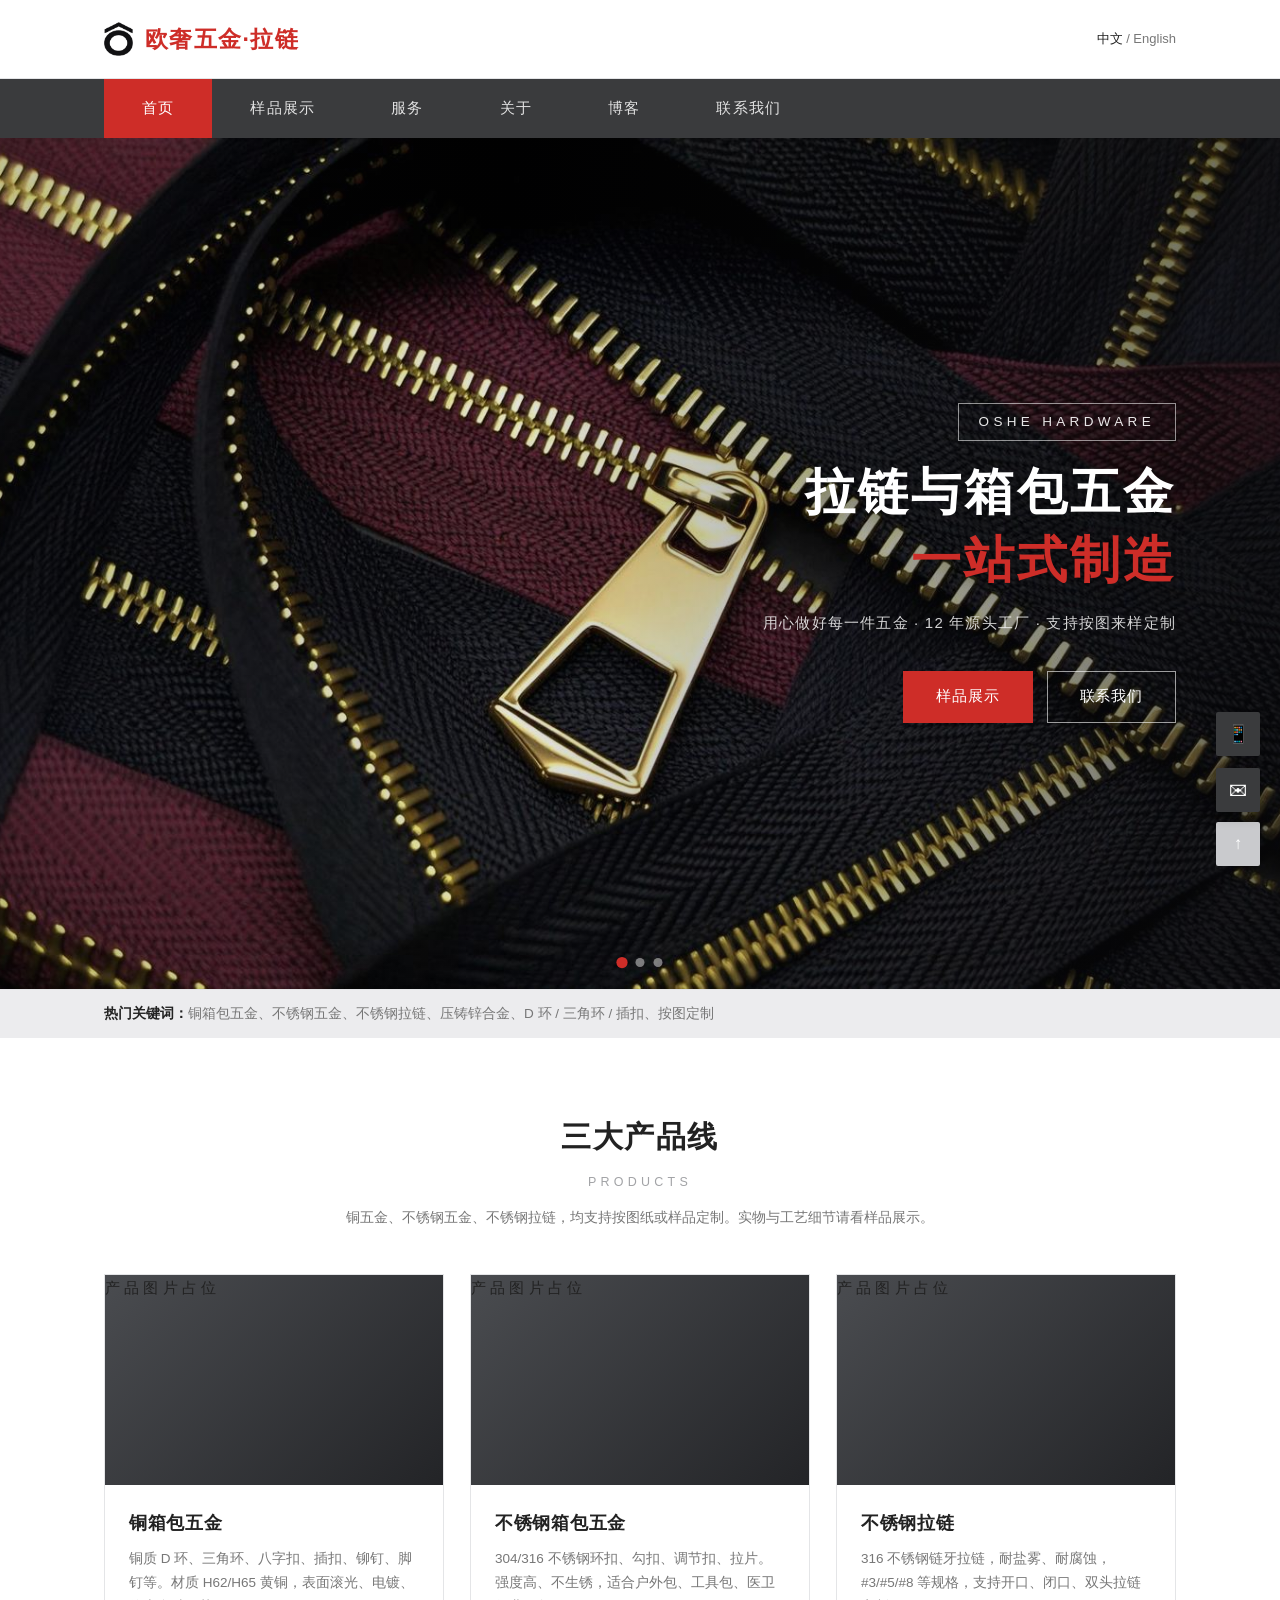
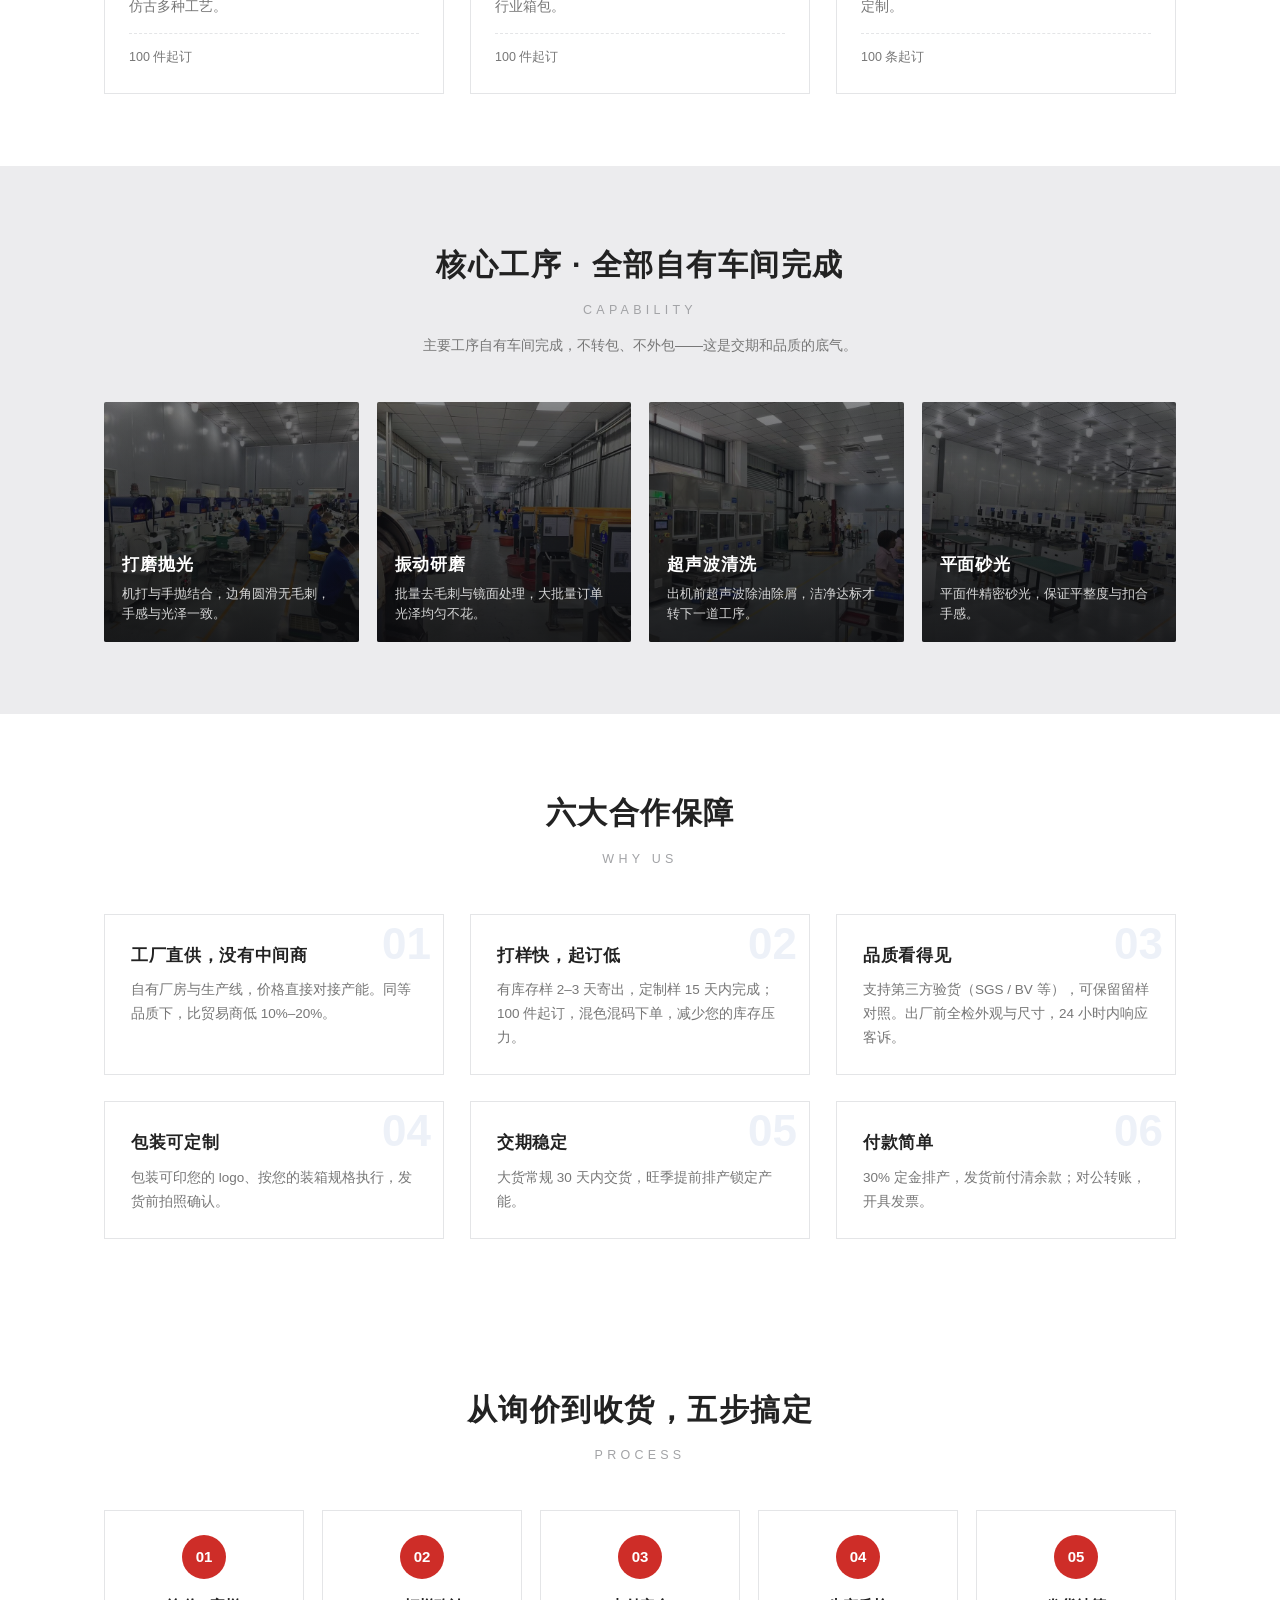
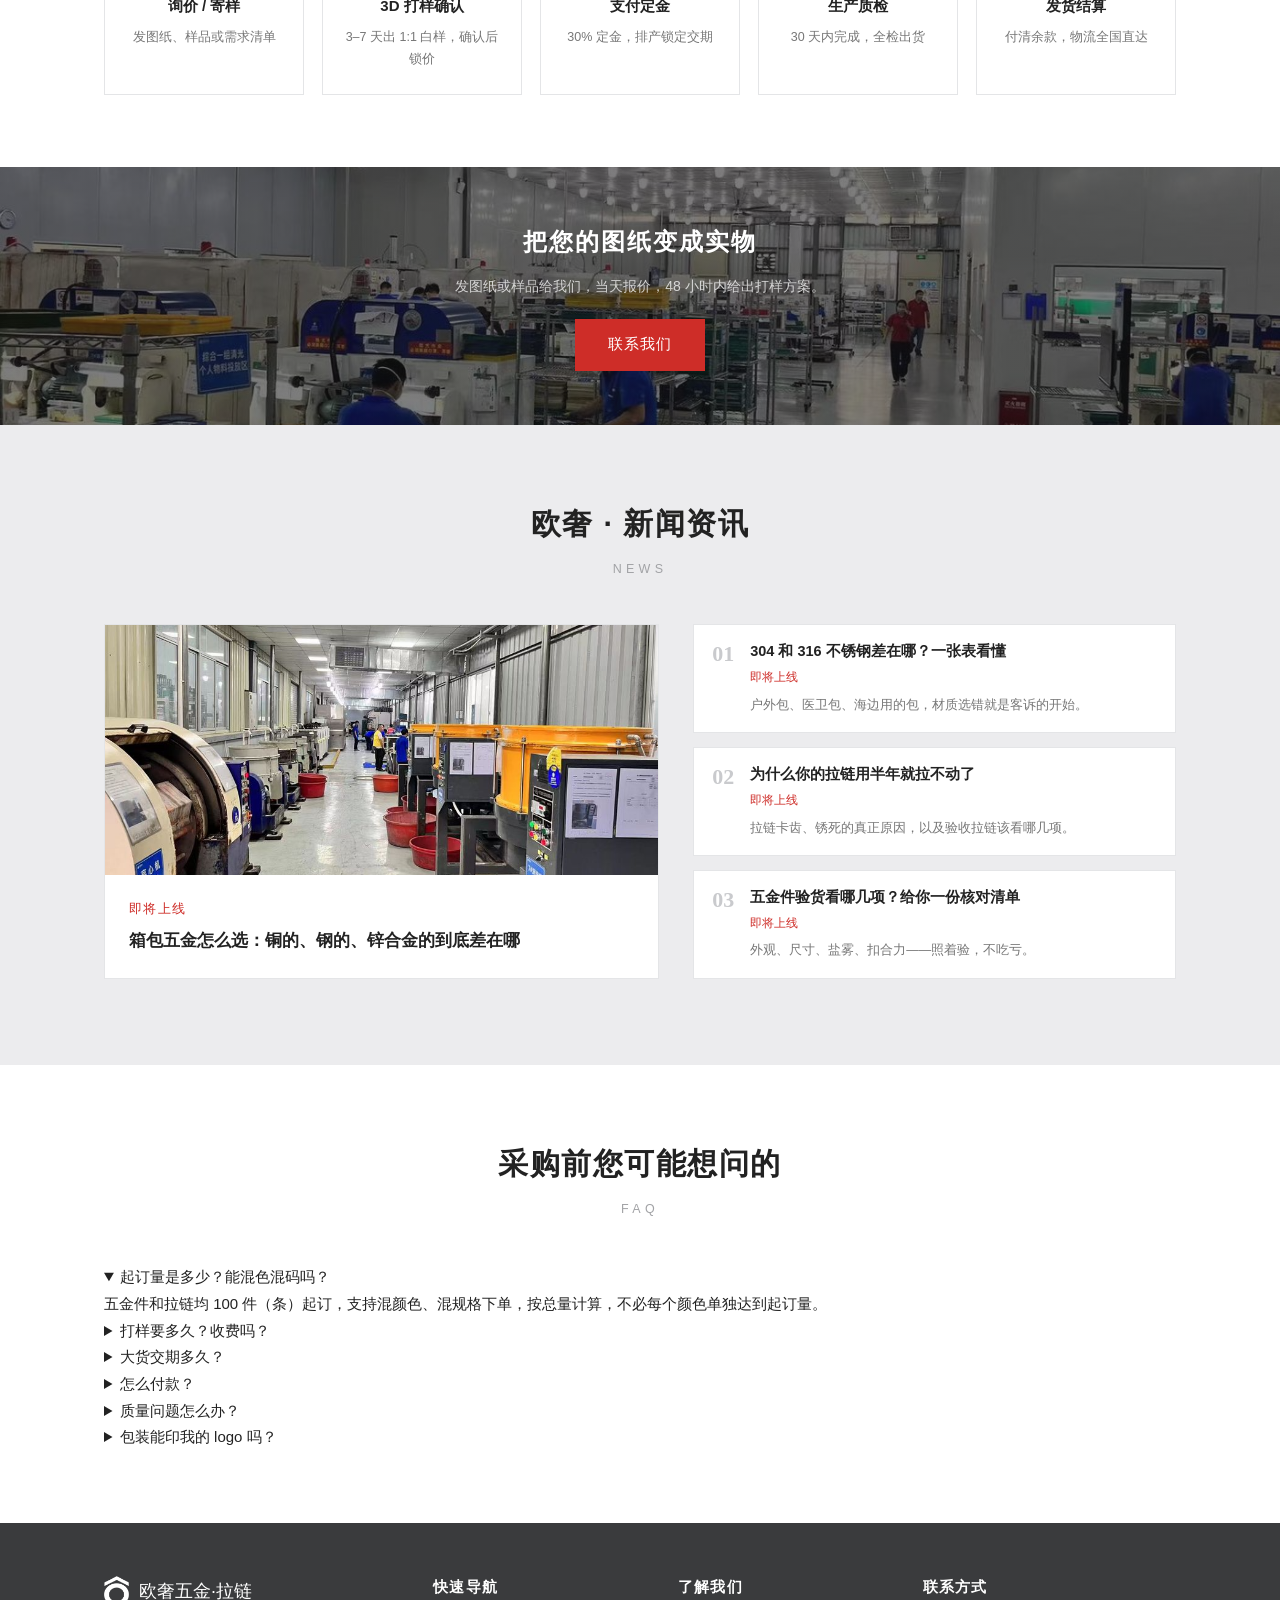
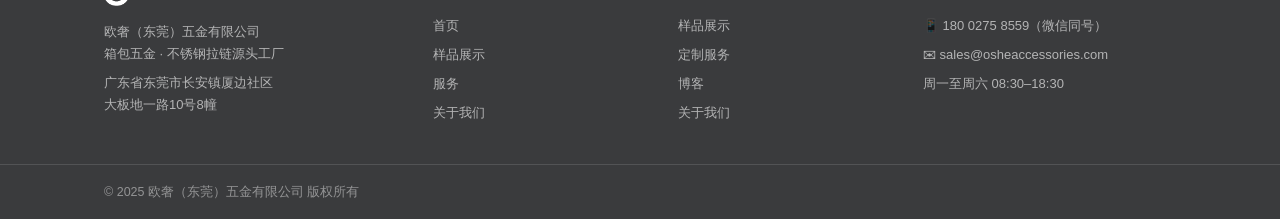
<file: index.html>
<!DOCTYPE html>
<html lang="zh-CN">
<head>
<meta charset="utf-8">
<meta name="viewport" content="width=device-width,initial-scale=1">
<title>欧奢五金 — 箱包五金与不锈钢拉链源头工厂 | 欧奢（东莞）五金有限公司</title>
<meta name="description" content="欧奢（东莞）五金有限公司：12 年箱包五金、不锈钢拉链源头工厂。铜五金、不锈钢五金、316 不锈钢拉链按图定制，100 件起订，混色混码，30 天交货。">
<link rel="canonical" href="https://oshee.cn/">
<meta name="web3forms-verify" content="622fb2ca-f8a6-48c6-940f-2927be959635">
<link rel="icon" href="/favicon.ico" sizes="48x48">
<link rel="icon" type="image/png" sizes="32x32" href="/favicon-32.png">
<link rel="apple-touch-icon" href="/apple-touch-icon.png">
<meta property="og:type" content="website">
<meta property="og:site_name" content="欧奢五金">
<meta property="og:title" content="欧奢五金 — 箱包五金与不锈钢拉链源头工厂 | 欧奢（东莞）五金有限公司">
<meta property="og:description" content="欧奢（东莞）五金有限公司：12 年箱包五金、不锈钢拉链源头工厂。铜五金、不锈钢五金、316 不锈钢拉链按图定制，100 件起订，混色混码，30 天交货。">
<meta property="og:url" content="https://oshee.cn/">
<meta property="og:image" content="https://oshee.cn/og-image.jpg">
<link rel="stylesheet" href="/assets/style.css?v=1795588083-23695">
</head>
<body>
<div class="topbar"><div class="wrap">
  <a class="brand" href="/"><span class="brand-mark"><img src="/images/brand-mark.png?v=1795588120-2834" alt=""></span>欧奢五金·拉链</a>
  <div class="lang"><span class="cur">中文</span>&nbsp;/&nbsp;<a href="https://osheaccessories.com/" target="_blank" rel="noopener">English</a></div>
</div></div>
<header class="nav">
  <div class="nav-in">
    <nav class="nav-links">
<a class="on" href="/">首页</a>
<a href="/samples/">样品展示</a>
<a href="/services/">服务</a>
<a href="/about/">关于</a>
<a href="/blog/">博客</a>
<a href="/contact/">联系我们</a>
    </nav>
  </div>
</header>

<main>

<section class="hero">
  <div class="slides"><div class="slide on" style="background-image:url(/images/zip-hero-1.jpg?v=1795522349-234036)"></div><div class="slide" style="background-image:url(/images/zip-pull.jpg?v=1795522349-110596)"></div><div class="slide" style="background-image:url(/images/zip-hero-4.jpg?v=1795522349-154407)"></div><div class="shade"></div></div>
  <div class="wrap hero-in">
    <div class="hero-tag"><span>OSHE HARDWARE</span></div>
    <h1>拉链与箱包五金<br><span class="em">一站式制造</span></h1>
    <p class="hero-sub">用心做好每一件五金 · 12 年源头工厂 · 支持按图来样定制</p>
    <div class="hero-cta">
      <a class="btn btn-accent" href="/samples/">样品展示</a>
      <a class="btn btn-ghost" href="/contact/">联系我们</a>
    </div>
  </div>
  <div class="hero-dots"><span class="on"></span><span></span><span></span></div>
</section>


<div class="keywords"><div class="wrap"><b>热门关键词：</b>铜箱包五金、不锈钢五金、不锈钢拉链、压铸锌合金、D 环 / 三角环 / 插扣、按图定制</div></div>

<section class="section">
  <div class="wrap">
    <div class="sec-head">
      <span class="bar">三大产品线</span>
      <span class="en">PRODUCTS</span>
      <p>铜五金、不锈钢五金、不锈钢拉链，均支持按图纸或样品定制。实物与工艺细节请看样品展示。</p>
    </div>
    <div class="grid grid-3">
      <div class="pcard">
        <div class="pcard-media">产 品 图 片 占 位</div>
        <div class="pcard-body">
          <h3>铜箱包五金</h3>
          <p>铜质 D 环、三角环、八字扣、插扣、铆钉、脚钉等。材质 H62/H65 黄铜，表面滚光、电镀、仿古多种工艺。</p>
          <div class="pcard-meta"><span>100 件起订</span></div>
        </div>
      </div>
      <div class="pcard">
        <div class="pcard-media">产 品 图 片 占 位</div>
        <div class="pcard-body">
          <h3>不锈钢箱包五金</h3>
          <p>304/316 不锈钢环扣、勾扣、调节扣、拉片。强度高、不生锈，适合户外包、工具包、医卫行业箱包。</p>
          <div class="pcard-meta"><span>100 件起订</span></div>
        </div>
      </div>
      <div class="pcard">
        <div class="pcard-media">产 品 图 片 占 位</div>
        <div class="pcard-body">
          <h3>不锈钢拉链</h3>
          <p>316 不锈钢链牙拉链，耐盐雾、耐腐蚀，#3/#5/#8 等规格，支持开口、闭口、双头拉链定制。</p>
          <div class="pcard-meta"><span>100 条起订</span></div>
        </div>
      </div>
    </div>
    
  </div>
</section>

<section class="section section--soft">
  <div class="wrap">
    <div class="sec-head">
      <span class="bar">核心工序 · 全部自有车间完成</span>
      <span class="en">CAPABILITY</span>
      <p>主要工序自有车间完成，不转包、不外包——这是交期和品质的底气。</p>
    </div>
    <div class="cap-grid">
      <div class="cap-card" style="background:linear-gradient(rgba(14,17,21,.45),rgba(14,17,21,.72)),url(/images/cap-polish.jpg) center/cover"><h3>打磨抛光</h3><p>机打与手抛结合，边角圆滑无毛刺，手感与光泽一致。</p></div>
      <div class="cap-card" style="background:linear-gradient(rgba(14,17,21,.45),rgba(14,17,21,.72)),url(/images/cap-tumble.jpg) center/cover"><h3>振动研磨</h3><p>批量去毛刺与镜面处理，大批量订单光泽均匀不花。</p></div>
      <div class="cap-card" style="background:linear-gradient(rgba(14,17,21,.45),rgba(14,17,21,.72)),url(/images/cap-wash.jpg) center/cover"><h3>超声波清洗</h3><p>出机前超声波除油除屑，洁净达标才转下一道工序。</p></div>
      <div class="cap-card" style="background:linear-gradient(rgba(14,17,21,.45),rgba(14,17,21,.72)),url(/images/cap-sanding.jpg) center/cover"><h3>平面砂光</h3><p>平面件精密砂光，保证平整度与扣合手感。</p></div>
    </div>
  </div>
</section>

<section class="section">
  <div class="wrap">
    <div class="sec-head">
      <span class="bar">六大合作保障</span>
      <span class="en">WHY US</span>
    </div>
    <div class="grid grid-3">
      <div class="card"><span class="num">01</span><h3>工厂直供，没有中间商</h3><p>自有厂房与生产线，价格直接对接产能。同等品质下，比贸易商低 10%–20%。</p></div>
      <div class="card"><span class="num">02</span><h3>打样快，起订低</h3><p>有库存样 2–3 天寄出，定制样 15 天内完成；100 件起订，混色混码下单，减少您的库存压力。</p></div>
      <div class="card"><span class="num">03</span><h3>品质看得见</h3><p>支持第三方验货（SGS / BV 等），可保留留样对照。出厂前全检外观与尺寸，24 小时内响应客诉。</p></div>
      <div class="card"><span class="num">04</span><h3>包装可定制</h3><p>包装可印您的 logo、按您的装箱规格执行，发货前拍照确认。</p></div>
      <div class="card"><span class="num">05</span><h3>交期稳定</h3><p>大货常规 30 天内交货，旺季提前排产锁定产能。</p></div>
      <div class="card"><span class="num">06</span><h3>付款简单</h3><p>30% 定金排产，发货前付清余款；对公转账，开具发票。</p></div>
    </div>
  </div>
</section>

<section class="section">
  <div class="wrap">
    <div class="sec-head">
      <span class="bar">从询价到收货，五步搞定</span>
      <span class="en">PROCESS</span>
    </div>
    <div class="steps">
      <div class="step"><b>询价 / 寄样</b><p>发图纸、样品或需求清单</p></div>
      <div class="step"><b>3D 打样确认</b><p>3–7 天出 1:1 白样，确认后锁价</p></div>
      <div class="step"><b>支付定金</b><p>30% 定金，排产锁定交期</p></div>
      <div class="step"><b>生产质检</b><p>30 天内完成，全检出货</p></div>
      <div class="step"><b>发货结算</b><p>付清余款，物流全国直达</p></div>
    </div>
  </div>
</section>

<section class="banner banner--photo">
  <div class="wrap">
    <h2>把您的图纸变成实物</h2>
    <p>发图纸或样品给我们，当天报价，48 小时内给出打样方案。</p>
    <a class="btn btn-accent" href="/contact/">联系我们</a>
  </div>
</section>

<section class="section section--soft">
  <div class="wrap">
    <div class="sec-head">
      <span class="bar">欧奢 · 新闻资讯</span>
      <span class="en">NEWS</span>
    </div>
    <div class="news-split">
      <a class="news-lead" href="/blog/">
        <img src="/images/cap-tumble.jpg" alt="振动研磨车间实拍">
        <div class="body"><span class="date">即将上线</span><h3>箱包五金怎么选：铜的、钢的、锌合金的到底差在哪</h3></div>
      </a>
      <div class="news-list">
        <a class="item" href="/blog/"><span class="idx">01</span><div><h3>304 和 316 不锈钢差在哪？一张表看懂</h3><span class="date">即将上线</span><p>户外包、医卫包、海边用的包，材质选错就是客诉的开始。</p></div></a>
        <a class="item" href="/blog/"><span class="idx">02</span><div><h3>为什么你的拉链用半年就拉不动了</h3><span class="date">即将上线</span><p>拉链卡齿、锈死的真正原因，以及验收拉链该看哪几项。</p></div></a>
        <a class="item" href="/blog/"><span class="idx">03</span><div><h3>五金件验货看哪几项？给你一份核对清单</h3><span class="date">即将上线</span><p>外观、尺寸、盐雾、扣合力——照着验，不吃亏。</p></div></a>
      </div>
    </div>
  </div>
</section>

<section class="section">
  <div class="wrap">
    <div class="sec-head">
      <span class="bar">采购前您可能想问的</span>
      <span class="en">FAQ</span>
    </div>
    <details open><summary>起订量是多少？能混色混码吗？</summary><div class="ans">五金件和拉链均 100 件（条）起订，支持混颜色、混规格下单，按总量计算，不必每个颜色单独达到起订量。</div></details>
    <details><summary>打样要多久？收费吗？</summary><div class="ans">有库存样 2–3 天寄出；按图纸定制的样品约 15 天。样品费与运费视产品而定，确认大货订单后可在货款中抵扣。</div></details>
    <details><summary>大货交期多久？</summary><div class="ans">常规 30 天内交货，具体视数量与工艺，下单时书面确认交期。</div></details>
    <details><summary>怎么付款？</summary><div class="ans">30% 定金排产，发货前付清 70% 余款，对公转账，可开具增值税发票。</div></details>
    <details><summary>质量问题怎么办？</summary><div class="ans">出厂前全检；收货后发现质量问题，24 小时内响应处理，补货或退款按合同约定执行。</div></details>
    <details><summary>包装能印我的 logo 吗？</summary><div class="ans">可以。内包装、外箱均可按您的要求印刷 logo 与唛头，出货前拍照确认。</div></details>
  </div>
</section>
</main>
<footer class="footer">
  <div class="footer-in">
    <div>
      <div class="brand"><span class="brand-mark"><img src="/images/brand-mark-white.png?v=1795588120-2627" alt=""></span>欧奢五金·拉链</div>
      <p>欧奢（东莞）五金有限公司<br>箱包五金 · 不锈钢拉链源头工厂</p>
      <p>广东省东莞市长安镇厦边社区<br>大板地一路10号8幢</p>
    </div>
    <div>
      <h4>快速导航</h4>
      <a href="/">首页</a>
      <a href="/samples/">样品展示</a>
      <a href="/services/">服务</a>
      <a href="/about/">关于我们</a>
    </div>
    <div>
      <h4>了解我们</h4>
      <a href="/samples/">样品展示</a>
      <a href="/services/">定制服务</a>
      <a href="/blog/">博客</a>
      <a href="/about/">关于我们</a>
    </div>
    <div>
      <h4>联系方式</h4>
      <a href="tel:18002758559">📱 180 0275 8559（微信同号）</a>
      <a href="mailto:sales@osheaccessories.com">✉ sales@osheaccessories.com</a>
      <p>周一至周六 08:30–18:30</p>
    </div>
  </div>
  <div class="footer-bottom"><div class="fb-in">
    <span>© 2025 欧奢（东莞）五金有限公司 版权所有</span>
    <!-- ICP 备案通过后，在此加入备案号，例如：<span>粤ICP备XXXXXXXX号</span> -->
  </div></div>
</footer>

<div class="backtop"><button type="button" onclick="window.scrollTo({top:0,behavior:'smooth'})" aria-label="回到顶部">↑</button></div>
<div class="float">
  <div class="float-item">
    <button class="float-btn" type="button" data-panel="fTel" aria-label="电话微信">📱</button>
    <div class="float-panel" id="fTel">
      <b>电话 / 微信</b>
      <span class="fp-num">180 0275 8559（微信同号）</span>
    </div>
  </div>
  <div class="float-item">
    <button class="float-btn" type="button" data-panel="fMail" aria-label="邮箱">✉</button>
    <div class="float-panel" id="fMail">
      <b>电子邮箱</b>
      <span class="fp-num">sales@osheaccessories.com</span>
    </div>
  </div>
</div>
<script>
(function(){
  var slides=document.querySelectorAll('.hero .slide'), dots=document.querySelectorAll('.hero-dots span');
  if(slides.length && dots.length){
    var cur=0, timer=null;
    function show(i){
      cur=i;
      slides.forEach(function(s,j){ s.classList.toggle('on', j===i); });
      dots.forEach(function(d,j){ d.classList.toggle('on', j===i); });
    }
    function next(){ show((cur+1) % slides.length); }
    function arm(){ clearInterval(timer); timer=setInterval(next, 6000); }
    dots.forEach(function(d,i){ d.addEventListener('click', function(){ show(i); arm(); }); });
    arm();
  }
  var bar=document.querySelector('.float'); if(!bar) return;
  bar.addEventListener('click',function(e){
    var btn=e.target.closest('.float-btn');
    if(!btn) return;
    var item=btn.parentElement, was=item.classList.contains('open');
    bar.querySelectorAll('.float-item.open').forEach(function(x){x.classList.remove('open');});
    clearTimeout(bar._t);
    if(!was){
      item.classList.add('open');
      bar._t=setTimeout(function(){ bar.querySelectorAll('.float-item.open').forEach(function(x){x.classList.remove('open');}); },7000);
    }
  });
  document.addEventListener('click',function(e){ if(!bar.contains(e.target)) bar.querySelectorAll('.float-item.open').forEach(function(x){x.classList.remove('open');}); });
  document.addEventListener('keydown',function(e){ if(e.key==='Escape') bar.querySelectorAll('.float-item.open').forEach(function(x){x.classList.remove('open');}); });
  var p = new URLSearchParams(location.search);
  var ok = document.getElementById('formOk'), er = document.getElementById('formErr');
  var f = document.querySelector('form[action*="web3forms"]');
  var box = (p.get('sent') === '1' && ok) ? ok : (p.get('sent') === '0' && er) ? er : null;
  if (box && f) {
    box.hidden = false; f.insertBefore(box, f.firstChild);
    box.scrollIntoView({block:'center',behavior:'smooth'});
    setTimeout(function(){ box.classList.add('fade'); setTimeout(function(){ box.hidden = true; }, 700); }, 6000);
    history.replaceState(null, '', location.pathname);
  }
})();
</script>
</body>
</html>
</file>
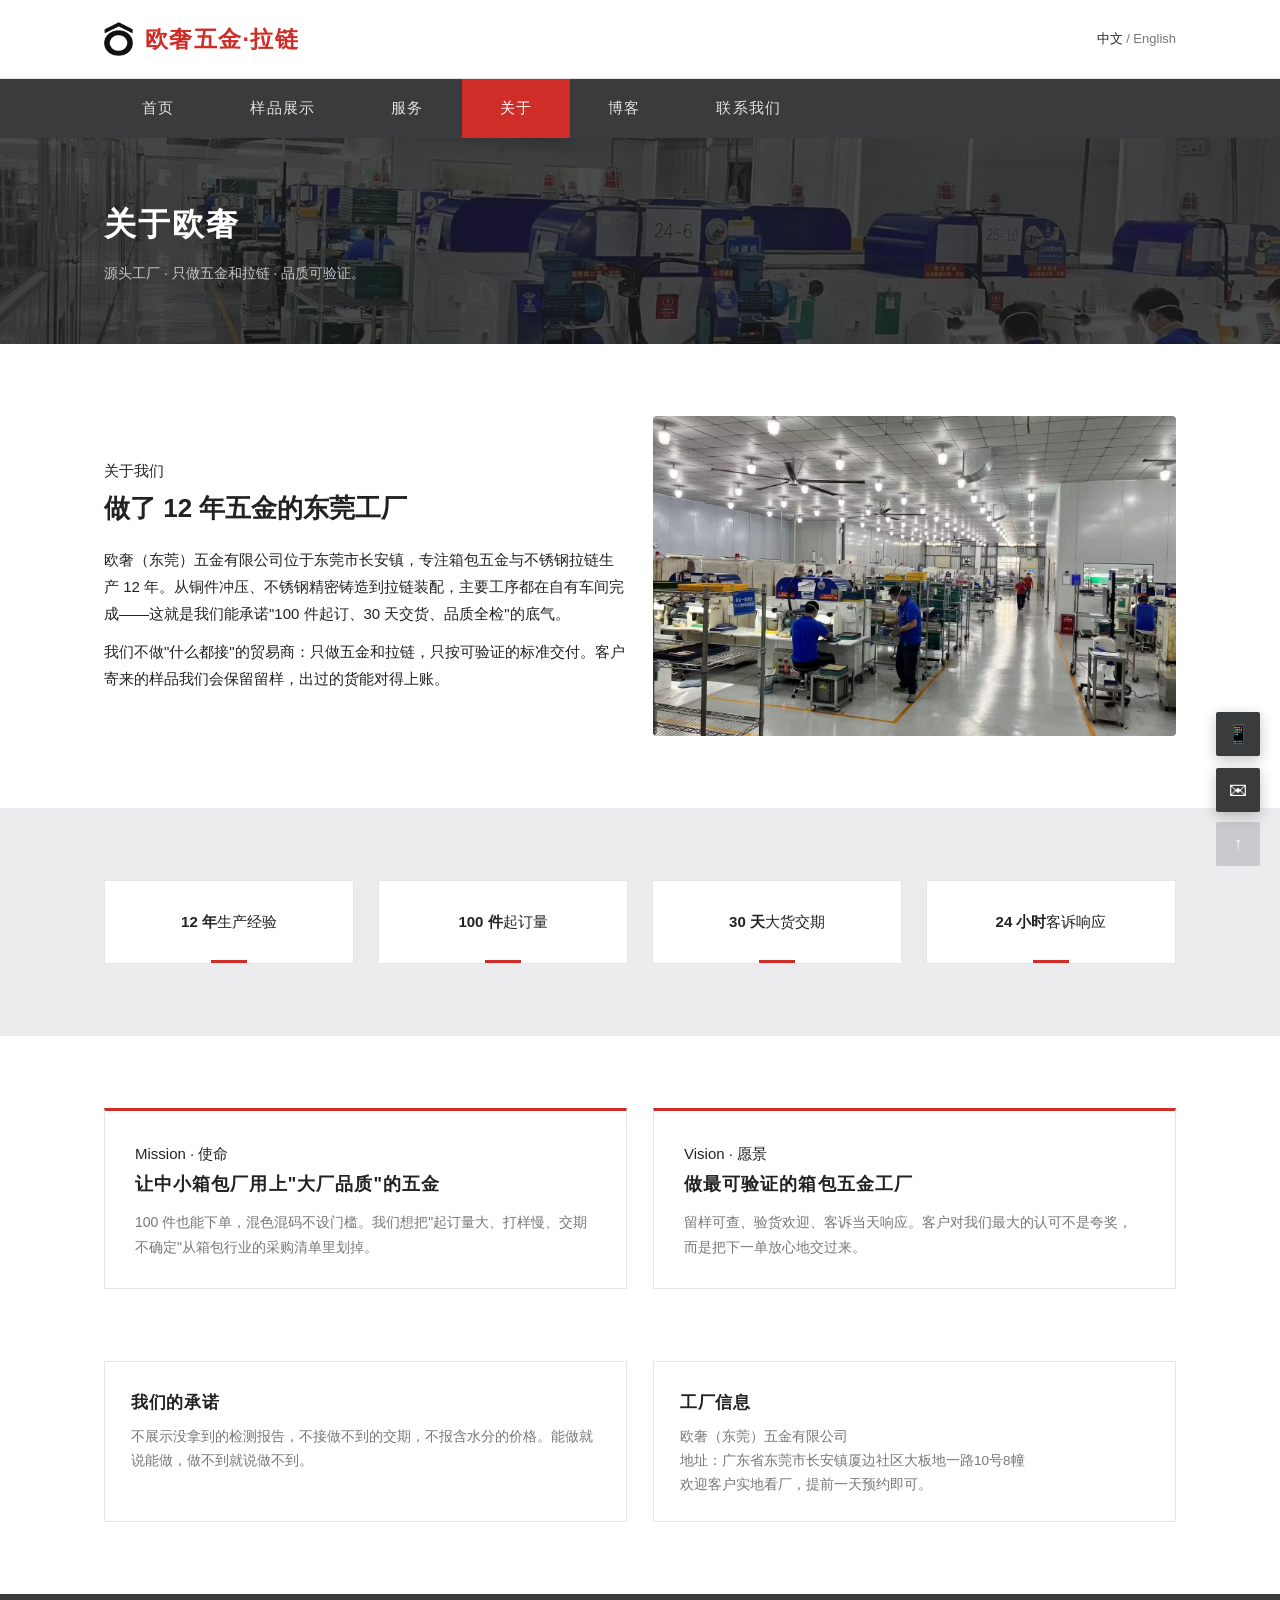
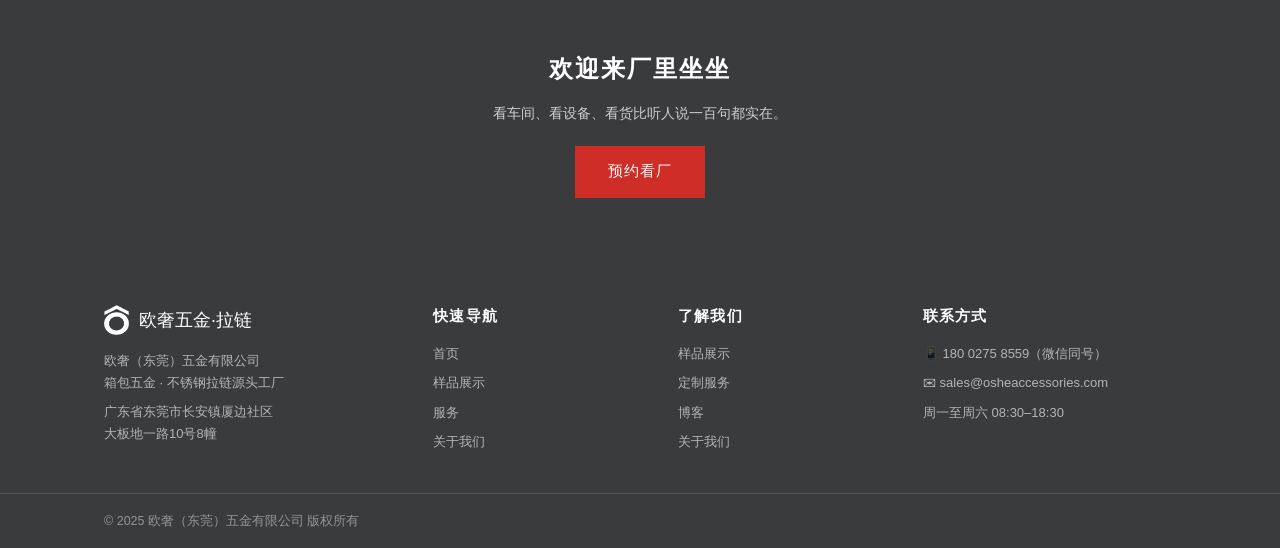
<file: about/index.html>
<!DOCTYPE html>
<html lang="zh-CN">
<head>
<meta charset="utf-8">
<meta name="viewport" content="width=device-width,initial-scale=1">
<title>关于我们 — 12年箱包五金源头工厂 | 欧奢（东莞）五金有限公司</title>
<meta name="description" content="欧奢（东莞）五金有限公司：位于东莞长安，12 年箱包五金与不锈钢拉链生产经验，100 件起订，欢迎实地看厂。">
<link rel="canonical" href="https://oshee.cn/about">
<meta name="web3forms-verify" content="622fb2ca-f8a6-48c6-940f-2927be959635">
<link rel="icon" href="/favicon.ico" sizes="48x48">
<link rel="icon" type="image/png" sizes="32x32" href="/favicon-32.png">
<link rel="apple-touch-icon" href="/apple-touch-icon.png">
<meta property="og:type" content="website">
<meta property="og:site_name" content="欧奢五金">
<meta property="og:title" content="关于我们 — 12年箱包五金源头工厂 | 欧奢（东莞）五金有限公司">
<meta property="og:description" content="欧奢（东莞）五金有限公司：位于东莞长安，12 年箱包五金与不锈钢拉链生产经验，100 件起订，欢迎实地看厂。">
<meta property="og:url" content="https://oshee.cn/about">
<meta property="og:image" content="https://oshee.cn/og-image.jpg">
<link rel="stylesheet" href="/assets/style.css?v=1795588083-23695">
</head>
<body>
<div class="topbar"><div class="wrap">
  <a class="brand" href="/"><span class="brand-mark"><img src="/images/brand-mark.png?v=1795588120-2834" alt=""></span>欧奢五金·拉链</a>
  <div class="lang"><span class="cur">中文</span>&nbsp;/&nbsp;<a href="https://osheaccessories.com/" target="_blank" rel="noopener">English</a></div>
</div></div>
<header class="nav">
  <div class="nav-in">
    <nav class="nav-links">
<a href="/">首页</a>
<a href="/samples/">样品展示</a>
<a href="/services/">服务</a>
<a class="on" href="/about/">关于</a>
<a href="/blog/">博客</a>
<a href="/contact/">联系我们</a>
    </nav>
  </div>
</header>
<section class="page-hero"><div class="wrap"><h1>关于欧奢</h1><p>源头工厂 · 只做五金和拉链 · 品质可验证。</p></div></section>
<main>

<section class="section">
  <div class="wrap">
    <div class="grid grid-2" style="align-items:center">
      <div>
        <span class="eyebrow">关于我们</span>
        <h2 style="font-size:26px;margin-bottom:16px">做了 12 年五金的东莞工厂</h2>
        <p style="font-size:15px;color:var(--ink-2)">欧奢（东莞）五金有限公司位于东莞市长安镇，专注箱包五金与不锈钢拉链生产 12 年。从铜件冲压、不锈钢精密铸造到拉链装配，主要工序都在自有车间完成——这就是我们能承诺"100 件起订、30 天交货、品质全检"的底气。</p>
        <p style="font-size:15px;color:var(--ink-2);margin-top:12px">我们不做"什么都接"的贸易商：只做五金和拉链，只按可验证的标准交付。客户寄来的样品我们会保留留样，出过的货能对得上账。</p>
      </div>
      <img src="/images/banner-assembly.jpg" alt="欧奢五金装配车间实拍" style="width:100%;height:320px;object-fit:cover;border-radius:4px">
    </div>
  </div>
</section>
<section class="section section--soft">
  <div class="wrap">
    <div class="stats">
      <div class="stat"><b>12 年</b><span>生产经验</span></div>
      <div class="stat"><b>100 件</b><span>起订量</span></div>
      <div class="stat"><b>30 天</b><span>大货交期</span></div>
      <div class="stat"><b>24 小时</b><span>客诉响应</span></div>
    </div>
  </div>
</section>
<section class="section">
  <div class="wrap">
    <div class="mv">
      <div class="mv-card">
        <span class="en">Mission · 使命</span>
        <h3>让中小箱包厂用上"大厂品质"的五金</h3>
        <p>100 件也能下单，混色混码不设门槛。我们想把"起订量大、打样慢、交期不确定"从箱包行业的采购清单里划掉。</p>
      </div>
      <div class="mv-card">
        <span class="en">Vision · 愿景</span>
        <h3>做最可验证的箱包五金工厂</h3>
        <p>留样可查、验货欢迎、客诉当天响应。客户对我们最大的认可不是夸奖，而是把下一单放心地交过来。</p>
      </div>
    </div>
  </div>
</section>
<section class="section" style="padding-top:0">
  <div class="wrap">
    <div class="grid grid-2">
      <div class="card"><h3>我们的承诺</h3><p>不展示没拿到的检测报告，不接做不到的交期，不报含水分的价格。能做就说能做，做不到就说做不到。</p></div>
      <div class="card"><h3>工厂信息</h3><p>欧奢（东莞）五金有限公司<br>地址：广东省东莞市长安镇厦边社区大板地一路10号8幢<br>欢迎客户实地看厂，提前一天预约即可。</p></div>
    </div>
  </div>
</section>
<section class="banner"><div class="wrap"><h2>欢迎来厂里坐坐</h2><p>看车间、看设备、看货比听人说一百句都实在。</p><a class="btn btn-accent" href="/contact/">预约看厂</a></div></section>
</main>
<footer class="footer">
  <div class="footer-in">
    <div>
      <div class="brand"><span class="brand-mark"><img src="/images/brand-mark-white.png?v=1795588120-2627" alt=""></span>欧奢五金·拉链</div>
      <p>欧奢（东莞）五金有限公司<br>箱包五金 · 不锈钢拉链源头工厂</p>
      <p>广东省东莞市长安镇厦边社区<br>大板地一路10号8幢</p>
    </div>
    <div>
      <h4>快速导航</h4>
      <a href="/">首页</a>
      <a href="/samples/">样品展示</a>
      <a href="/services/">服务</a>
      <a href="/about/">关于我们</a>
    </div>
    <div>
      <h4>了解我们</h4>
      <a href="/samples/">样品展示</a>
      <a href="/services/">定制服务</a>
      <a href="/blog/">博客</a>
      <a href="/about/">关于我们</a>
    </div>
    <div>
      <h4>联系方式</h4>
      <a href="tel:18002758559">📱 180 0275 8559（微信同号）</a>
      <a href="mailto:sales@osheaccessories.com">✉ sales@osheaccessories.com</a>
      <p>周一至周六 08:30–18:30</p>
    </div>
  </div>
  <div class="footer-bottom"><div class="fb-in">
    <span>© 2025 欧奢（东莞）五金有限公司 版权所有</span>
    <!-- ICP 备案通过后，在此加入备案号，例如：<span>粤ICP备XXXXXXXX号</span> -->
  </div></div>
</footer>

<div class="backtop"><button type="button" onclick="window.scrollTo({top:0,behavior:'smooth'})" aria-label="回到顶部">↑</button></div>
<div class="float">
  <div class="float-item">
    <button class="float-btn" type="button" data-panel="fTel" aria-label="电话微信">📱</button>
    <div class="float-panel" id="fTel">
      <b>电话 / 微信</b>
      <span class="fp-num">180 0275 8559（微信同号）</span>
    </div>
  </div>
  <div class="float-item">
    <button class="float-btn" type="button" data-panel="fMail" aria-label="邮箱">✉</button>
    <div class="float-panel" id="fMail">
      <b>电子邮箱</b>
      <span class="fp-num">sales@osheaccessories.com</span>
    </div>
  </div>
</div>
<script>
(function(){
  var slides=document.querySelectorAll('.hero .slide'), dots=document.querySelectorAll('.hero-dots span');
  if(slides.length && dots.length){
    var cur=0, timer=null;
    function show(i){
      cur=i;
      slides.forEach(function(s,j){ s.classList.toggle('on', j===i); });
      dots.forEach(function(d,j){ d.classList.toggle('on', j===i); });
    }
    function next(){ show((cur+1) % slides.length); }
    function arm(){ clearInterval(timer); timer=setInterval(next, 6000); }
    dots.forEach(function(d,i){ d.addEventListener('click', function(){ show(i); arm(); }); });
    arm();
  }
  var bar=document.querySelector('.float'); if(!bar) return;
  bar.addEventListener('click',function(e){
    var btn=e.target.closest('.float-btn');
    if(!btn) return;
    var item=btn.parentElement, was=item.classList.contains('open');
    bar.querySelectorAll('.float-item.open').forEach(function(x){x.classList.remove('open');});
    clearTimeout(bar._t);
    if(!was){
      item.classList.add('open');
      bar._t=setTimeout(function(){ bar.querySelectorAll('.float-item.open').forEach(function(x){x.classList.remove('open');}); },7000);
    }
  });
  document.addEventListener('click',function(e){ if(!bar.contains(e.target)) bar.querySelectorAll('.float-item.open').forEach(function(x){x.classList.remove('open');}); });
  document.addEventListener('keydown',function(e){ if(e.key==='Escape') bar.querySelectorAll('.float-item.open').forEach(function(x){x.classList.remove('open');}); });
  var p = new URLSearchParams(location.search);
  var ok = document.getElementById('formOk'), er = document.getElementById('formErr');
  var f = document.querySelector('form[action*="web3forms"]');
  var box = (p.get('sent') === '1' && ok) ? ok : (p.get('sent') === '0' && er) ? er : null;
  if (box && f) {
    box.hidden = false; f.insertBefore(box, f.firstChild);
    box.scrollIntoView({block:'center',behavior:'smooth'});
    setTimeout(function(){ box.classList.add('fade'); setTimeout(function(){ box.hidden = true; }, 700); }, 6000);
    history.replaceState(null, '', location.pathname);
  }
})();
</script>
</body>
</html>
</file>
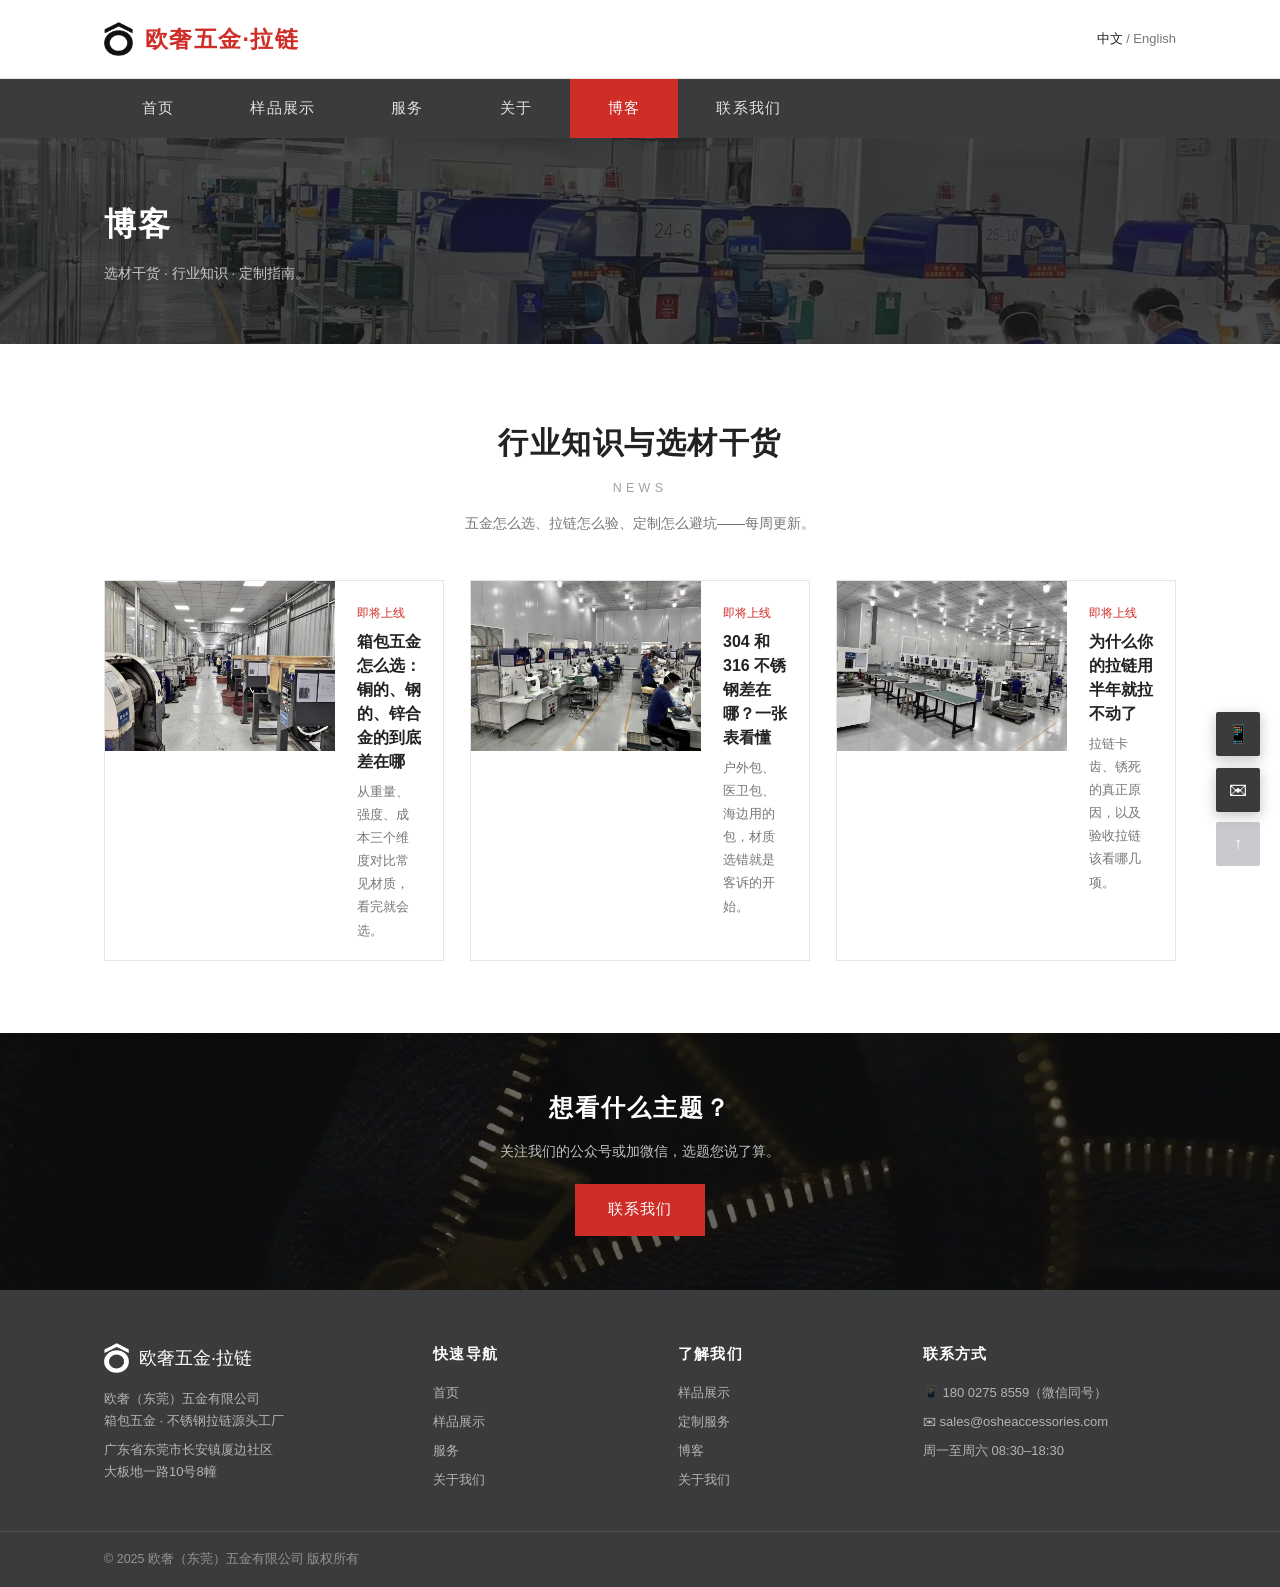
<file: blog/index.html>
<!DOCTYPE html>
<html lang="zh-CN">
<head>
<meta charset="utf-8">
<meta name="viewport" content="width=device-width,initial-scale=1">
<title>博客 — 五金选材与行业干货 | 欧奢五金</title>
<meta name="description" content="欧奢五金博客：箱包五金选材、不锈钢知识、拉链验收与定制避坑指南，每周更新。">
<link rel="canonical" href="https://oshee.cn/blog">
<meta name="web3forms-verify" content="622fb2ca-f8a6-48c6-940f-2927be959635">
<link rel="icon" href="/favicon.ico" sizes="48x48">
<link rel="icon" type="image/png" sizes="32x32" href="/favicon-32.png">
<link rel="apple-touch-icon" href="/apple-touch-icon.png">
<meta property="og:type" content="website">
<meta property="og:site_name" content="欧奢五金">
<meta property="og:title" content="博客 — 五金选材与行业干货 | 欧奢五金">
<meta property="og:description" content="欧奢五金博客：箱包五金选材、不锈钢知识、拉链验收与定制避坑指南，每周更新。">
<meta property="og:url" content="https://oshee.cn/blog">
<meta property="og:image" content="https://oshee.cn/og-image.jpg">
<link rel="stylesheet" href="/assets/style.css?v=1795588083-23695">
</head>
<body>
<div class="topbar"><div class="wrap">
  <a class="brand" href="/"><span class="brand-mark"><img src="/images/brand-mark.png?v=1795588120-2834" alt=""></span>欧奢五金·拉链</a>
  <div class="lang"><span class="cur">中文</span>&nbsp;/&nbsp;<a href="https://osheaccessories.com/" target="_blank" rel="noopener">English</a></div>
</div></div>
<header class="nav">
  <div class="nav-in">
    <nav class="nav-links">
<a href="/">首页</a>
<a href="/samples/">样品展示</a>
<a href="/services/">服务</a>
<a href="/about/">关于</a>
<a class="on" href="/blog/">博客</a>
<a href="/contact/">联系我们</a>
    </nav>
  </div>
</header>
<section class="page-hero"><div class="wrap"><h1>博客</h1><p>选材干货 · 行业知识 · 定制指南。</p></div></section>
<main>

<section class="section">
  <div class="wrap">
    <div class="sec-head">
      <span class="bar">行业知识与选材干货</span>
      <span class="en">NEWS</span><p>五金怎么选、拉链怎么验、定制怎么避坑——每周更新。</p></div>
    <div class="grid grid-3">
      <div class="blog-item"><img class="blog-thumb" src="/images/cap-tumble.jpg" alt="振动研磨车间实拍"><div class="blog-body"><span class="date">即将上线</span><h3>箱包五金怎么选：铜的、钢的、锌合金的到底差在哪</h3><p>从重量、强度、成本三个维度对比常见材质，看完就会选。</p></div></div>
      <div class="blog-item"><img class="blog-thumb" src="/images/cap-polish.jpg" alt="打磨抛光工位实拍"><div class="blog-body"><span class="date">即将上线</span><h3>304 和 316 不锈钢差在哪？一张表看懂</h3><p>户外包、医卫包、海边用的包，材质选错就是客诉的开始。</p></div></div>
      <div class="blog-item"><img class="blog-thumb" src="/images/cap-sanding.jpg" alt="平面砂光车间实拍"><div class="blog-body"><span class="date">即将上线</span><h3>为什么你的拉链用半年就拉不动了</h3><p>拉链卡齿、锈死的真正原因，以及验收拉链该看哪几项。</p></div></div>
    </div>
  </div>
</section>
<section class="banner" style="background-image:linear-gradient(rgba(16,16,18,.6),rgba(16,16,18,.66)),url(/images/zip-dark.jpg?v=1795518946-123834);background-size:cover;background-position:center"><div class="wrap"><h2>想看什么主题？</h2><p>关注我们的公众号或加微信，选题您说了算。</p><a class="btn btn-accent" href="/contact/">联系我们</a></div></section>
</main>
<footer class="footer">
  <div class="footer-in">
    <div>
      <div class="brand"><span class="brand-mark"><img src="/images/brand-mark-white.png?v=1795588120-2627" alt=""></span>欧奢五金·拉链</div>
      <p>欧奢（东莞）五金有限公司<br>箱包五金 · 不锈钢拉链源头工厂</p>
      <p>广东省东莞市长安镇厦边社区<br>大板地一路10号8幢</p>
    </div>
    <div>
      <h4>快速导航</h4>
      <a href="/">首页</a>
      <a href="/samples/">样品展示</a>
      <a href="/services/">服务</a>
      <a href="/about/">关于我们</a>
    </div>
    <div>
      <h4>了解我们</h4>
      <a href="/samples/">样品展示</a>
      <a href="/services/">定制服务</a>
      <a href="/blog/">博客</a>
      <a href="/about/">关于我们</a>
    </div>
    <div>
      <h4>联系方式</h4>
      <a href="tel:18002758559">📱 180 0275 8559（微信同号）</a>
      <a href="mailto:sales@osheaccessories.com">✉ sales@osheaccessories.com</a>
      <p>周一至周六 08:30–18:30</p>
    </div>
  </div>
  <div class="footer-bottom"><div class="fb-in">
    <span>© 2025 欧奢（东莞）五金有限公司 版权所有</span>
    <!-- ICP 备案通过后，在此加入备案号，例如：<span>粤ICP备XXXXXXXX号</span> -->
  </div></div>
</footer>

<div class="backtop"><button type="button" onclick="window.scrollTo({top:0,behavior:'smooth'})" aria-label="回到顶部">↑</button></div>
<div class="float">
  <div class="float-item">
    <button class="float-btn" type="button" data-panel="fTel" aria-label="电话微信">📱</button>
    <div class="float-panel" id="fTel">
      <b>电话 / 微信</b>
      <span class="fp-num">180 0275 8559（微信同号）</span>
    </div>
  </div>
  <div class="float-item">
    <button class="float-btn" type="button" data-panel="fMail" aria-label="邮箱">✉</button>
    <div class="float-panel" id="fMail">
      <b>电子邮箱</b>
      <span class="fp-num">sales@osheaccessories.com</span>
    </div>
  </div>
</div>
<script>
(function(){
  var slides=document.querySelectorAll('.hero .slide'), dots=document.querySelectorAll('.hero-dots span');
  if(slides.length && dots.length){
    var cur=0, timer=null;
    function show(i){
      cur=i;
      slides.forEach(function(s,j){ s.classList.toggle('on', j===i); });
      dots.forEach(function(d,j){ d.classList.toggle('on', j===i); });
    }
    function next(){ show((cur+1) % slides.length); }
    function arm(){ clearInterval(timer); timer=setInterval(next, 6000); }
    dots.forEach(function(d,i){ d.addEventListener('click', function(){ show(i); arm(); }); });
    arm();
  }
  var bar=document.querySelector('.float'); if(!bar) return;
  bar.addEventListener('click',function(e){
    var btn=e.target.closest('.float-btn');
    if(!btn) return;
    var item=btn.parentElement, was=item.classList.contains('open');
    bar.querySelectorAll('.float-item.open').forEach(function(x){x.classList.remove('open');});
    clearTimeout(bar._t);
    if(!was){
      item.classList.add('open');
      bar._t=setTimeout(function(){ bar.querySelectorAll('.float-item.open').forEach(function(x){x.classList.remove('open');}); },7000);
    }
  });
  document.addEventListener('click',function(e){ if(!bar.contains(e.target)) bar.querySelectorAll('.float-item.open').forEach(function(x){x.classList.remove('open');}); });
  document.addEventListener('keydown',function(e){ if(e.key==='Escape') bar.querySelectorAll('.float-item.open').forEach(function(x){x.classList.remove('open');}); });
  var p = new URLSearchParams(location.search);
  var ok = document.getElementById('formOk'), er = document.getElementById('formErr');
  var f = document.querySelector('form[action*="web3forms"]');
  var box = (p.get('sent') === '1' && ok) ? ok : (p.get('sent') === '0' && er) ? er : null;
  if (box && f) {
    box.hidden = false; f.insertBefore(box, f.firstChild);
    box.scrollIntoView({block:'center',behavior:'smooth'});
    setTimeout(function(){ box.classList.add('fade'); setTimeout(function(){ box.hidden = true; }, 700); }, 6000);
    history.replaceState(null, '', location.pathname);
  }
})();
</script>
</body>
</html>
</file>
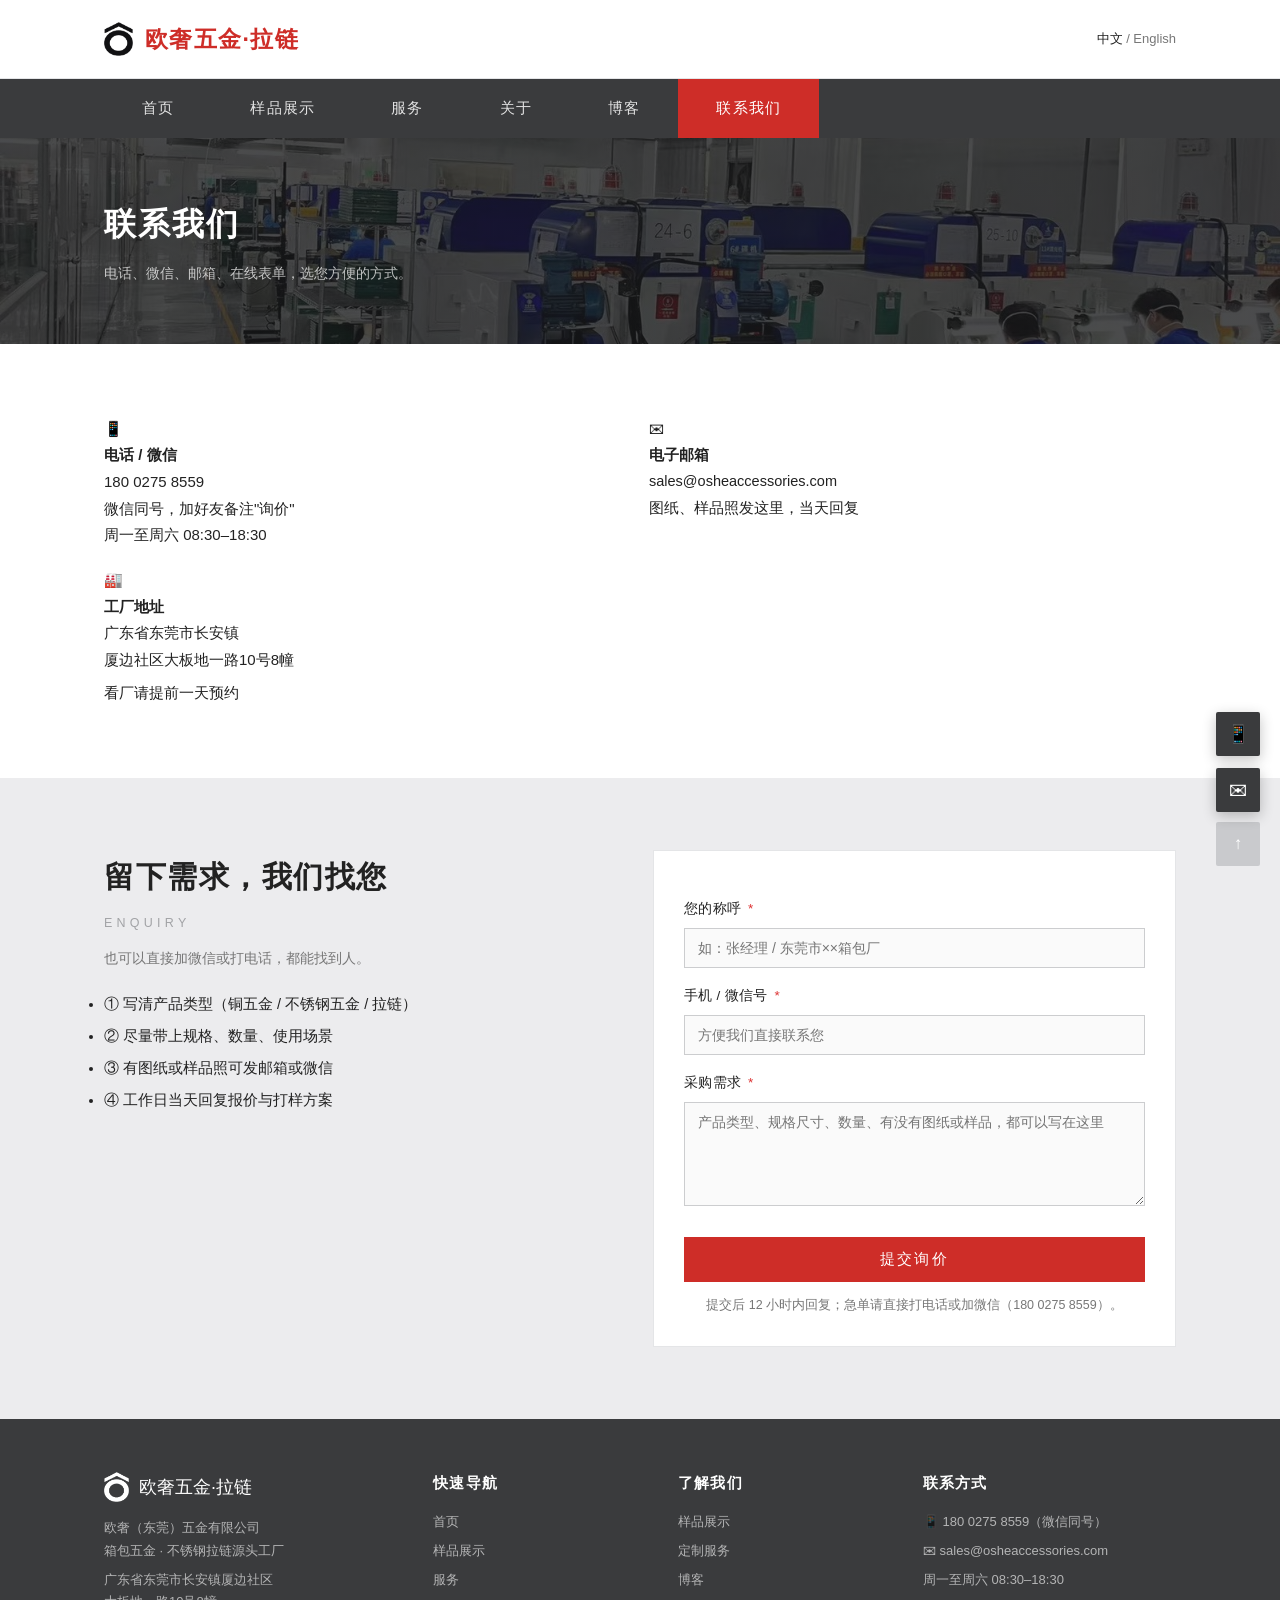
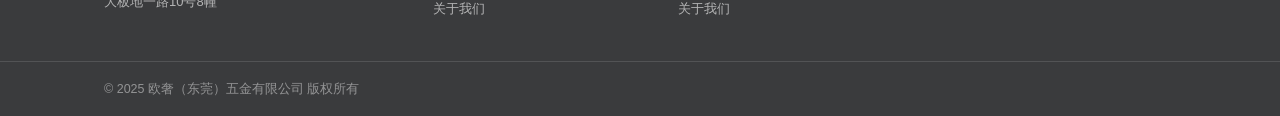
<file: contact/index.html>
<!DOCTYPE html>
<html lang="zh-CN">
<head>
<meta charset="utf-8">
<meta name="viewport" content="width=device-width,initial-scale=1">
<title>联系我们 — 电话/微信/邮箱 | 欧奢五金</title>
<meta name="description" content="联系欧奢五金：电话/微信 180 0275 8559，邮箱 sales@osheaccessories.com，地址东莞市长安镇厦边社区大板地一路10号8幢，在线询价当天回复。">
<link rel="canonical" href="https://oshee.cn/contact">
<meta name="web3forms-verify" content="622fb2ca-f8a6-48c6-940f-2927be959635">
<link rel="icon" href="/favicon.ico" sizes="48x48">
<link rel="icon" type="image/png" sizes="32x32" href="/favicon-32.png">
<link rel="apple-touch-icon" href="/apple-touch-icon.png">
<meta property="og:type" content="website">
<meta property="og:site_name" content="欧奢五金">
<meta property="og:title" content="联系我们 — 电话/微信/邮箱 | 欧奢五金">
<meta property="og:description" content="联系欧奢五金：电话/微信 180 0275 8559，邮箱 sales@osheaccessories.com，地址东莞市长安镇厦边社区大板地一路10号8幢，在线询价当天回复。">
<meta property="og:url" content="https://oshee.cn/contact">
<meta property="og:image" content="https://oshee.cn/og-image.jpg">
<link rel="stylesheet" href="/assets/style.css?v=1795588083-23695">
</head>
<body>
<div class="topbar"><div class="wrap">
  <a class="brand" href="/"><span class="brand-mark"><img src="/images/brand-mark.png?v=1795588120-2834" alt=""></span>欧奢五金·拉链</a>
  <div class="lang"><span class="cur">中文</span>&nbsp;/&nbsp;<a href="https://osheaccessories.com/" target="_blank" rel="noopener">English</a></div>
</div></div>
<header class="nav">
  <div class="nav-in">
    <nav class="nav-links">
<a href="/">首页</a>
<a href="/samples/">样品展示</a>
<a href="/services/">服务</a>
<a href="/about/">关于</a>
<a href="/blog/">博客</a>
<a class="on" href="/contact/">联系我们</a>
    </nav>
  </div>
</header>
<section class="page-hero"><div class="wrap"><h1>联系我们</h1><p>电话、微信、邮箱、在线表单，选您方便的方式。</p></div></section>
<main>

<section class="section">
  <div class="wrap">
    <div class="contact-cards">
      <div class="cc">
        <div class="ic">📱</div>
        <b>电话 / 微信</b>
        <p class="big">180 0275 8559</p>
        <p>微信同号，加好友备注"询价"<br>周一至周六 08:30–18:30</p>
      </div>
      <div class="cc">
        <div class="ic">✉</div>
        <b>电子邮箱</b>
        <p class="big" style="font-size:14.5px">sales@osheaccessories.com</p>
        <p>图纸、样品照发这里，当天回复</p>
      </div>
      <div class="cc">
        <div class="ic">🏭</div>
        <b>工厂地址</b>
        <p>广东省东莞市长安镇<br>厦边社区大板地一路10号8幢</p>
        <p style="margin-top:6px">看厂请提前一天预约</p>
      </div>
    </div>
  </div>
</section>
<section class="section section--soft" id="inquiry">
  <div class="wrap">
    <div class="grid grid-2" style="align-items:start">
      <div>
        <div class="sec-head" style="text-align:left;margin-bottom:18px">
      <span class="bar">留下需求，我们找您</span>
      <span class="en">ENQUIRY</span><p>也可以直接加微信或打电话，都能找到人。</p></div>
        <ul style="font-size:14.5px;color:var(--ink-2);line-height:2.2">
          <li>① 写清产品类型（铜五金 / 不锈钢五金 / 拉链）</li>
          <li>② 尽量带上规格、数量、使用场景</li>
          <li>③ 有图纸或样品照可发邮箱或微信</li>
          <li>④ 工作日当天回复报价与打样方案</li>
        </ul>
        <!-- 微信二维码：<img src="/images/wechat-qr.jpg" alt="微信二维码" width="150"> 生成二维码后取消注释 -->
      </div>
      <div class="form"><div class="form-ok" id="formOk" hidden><span><b>询价已提交，谢谢！</b>我们会在工作时间内 12 小时回复您。急事请直接拨打 180 0275 8559（微信同号）。</span></div>
<div class="form-err" id="formErr" hidden><span><b>提交失败。</b>请重试，或直接加微信 / 拨打 180 0275 8559。</span></div>
<form action="https://api.web3forms.com/submit" method="POST">
  <input type="hidden" name="access_key" value="622fb2ca-f8a6-48c6-940f-2927be959635">
  <input type="hidden" name="subject" value="内贸站询价 — 内贸站询价 — 联系我们页">
  <input type="hidden" name="from_name" value="欧奢内贸站">
  <input type="hidden" name="redirect_to" value="https://oshee.cn/contact/?sent=1">
  <input type="checkbox" name="botcheck" class="hp" style="display:none" tabindex="-1" autocomplete="off">
  <label>您的称呼 <span class="req">*</span></label>
  <input type="text" name="name" required placeholder="如：张经理 / 东莞市××箱包厂">
  <label>手机 / 微信号 <span class="req">*</span></label>
  <input type="text" name="phone" required placeholder="方便我们直接联系您">
  <label>采购需求 <span class="req">*</span></label>
  <textarea name="message" rows="5" required placeholder="产品类型、规格尺寸、数量、有没有图纸或样品，都可以写在这里"></textarea>
  <button class="btn btn-accent" type="submit">提交询价</button>
  <p class="form-note">提交后 12 小时内回复；急单请直接打电话或加微信（180 0275 8559）。</p>
</form></div>
    </div>
  </div>
</section>
</main>
<footer class="footer">
  <div class="footer-in">
    <div>
      <div class="brand"><span class="brand-mark"><img src="/images/brand-mark-white.png?v=1795588120-2627" alt=""></span>欧奢五金·拉链</div>
      <p>欧奢（东莞）五金有限公司<br>箱包五金 · 不锈钢拉链源头工厂</p>
      <p>广东省东莞市长安镇厦边社区<br>大板地一路10号8幢</p>
    </div>
    <div>
      <h4>快速导航</h4>
      <a href="/">首页</a>
      <a href="/samples/">样品展示</a>
      <a href="/services/">服务</a>
      <a href="/about/">关于我们</a>
    </div>
    <div>
      <h4>了解我们</h4>
      <a href="/samples/">样品展示</a>
      <a href="/services/">定制服务</a>
      <a href="/blog/">博客</a>
      <a href="/about/">关于我们</a>
    </div>
    <div>
      <h4>联系方式</h4>
      <a href="tel:18002758559">📱 180 0275 8559（微信同号）</a>
      <a href="mailto:sales@osheaccessories.com">✉ sales@osheaccessories.com</a>
      <p>周一至周六 08:30–18:30</p>
    </div>
  </div>
  <div class="footer-bottom"><div class="fb-in">
    <span>© 2025 欧奢（东莞）五金有限公司 版权所有</span>
    <!-- ICP 备案通过后，在此加入备案号，例如：<span>粤ICP备XXXXXXXX号</span> -->
  </div></div>
</footer>

<div class="backtop"><button type="button" onclick="window.scrollTo({top:0,behavior:'smooth'})" aria-label="回到顶部">↑</button></div>
<div class="float">
  <div class="float-item">
    <button class="float-btn" type="button" data-panel="fTel" aria-label="电话微信">📱</button>
    <div class="float-panel" id="fTel">
      <b>电话 / 微信</b>
      <span class="fp-num">180 0275 8559（微信同号）</span>
    </div>
  </div>
  <div class="float-item">
    <button class="float-btn" type="button" data-panel="fMail" aria-label="邮箱">✉</button>
    <div class="float-panel" id="fMail">
      <b>电子邮箱</b>
      <span class="fp-num">sales@osheaccessories.com</span>
    </div>
  </div>
</div>
<script>
(function(){
  var slides=document.querySelectorAll('.hero .slide'), dots=document.querySelectorAll('.hero-dots span');
  if(slides.length && dots.length){
    var cur=0, timer=null;
    function show(i){
      cur=i;
      slides.forEach(function(s,j){ s.classList.toggle('on', j===i); });
      dots.forEach(function(d,j){ d.classList.toggle('on', j===i); });
    }
    function next(){ show((cur+1) % slides.length); }
    function arm(){ clearInterval(timer); timer=setInterval(next, 6000); }
    dots.forEach(function(d,i){ d.addEventListener('click', function(){ show(i); arm(); }); });
    arm();
  }
  var bar=document.querySelector('.float'); if(!bar) return;
  bar.addEventListener('click',function(e){
    var btn=e.target.closest('.float-btn');
    if(!btn) return;
    var item=btn.parentElement, was=item.classList.contains('open');
    bar.querySelectorAll('.float-item.open').forEach(function(x){x.classList.remove('open');});
    clearTimeout(bar._t);
    if(!was){
      item.classList.add('open');
      bar._t=setTimeout(function(){ bar.querySelectorAll('.float-item.open').forEach(function(x){x.classList.remove('open');}); },7000);
    }
  });
  document.addEventListener('click',function(e){ if(!bar.contains(e.target)) bar.querySelectorAll('.float-item.open').forEach(function(x){x.classList.remove('open');}); });
  document.addEventListener('keydown',function(e){ if(e.key==='Escape') bar.querySelectorAll('.float-item.open').forEach(function(x){x.classList.remove('open');}); });
  var p = new URLSearchParams(location.search);
  var ok = document.getElementById('formOk'), er = document.getElementById('formErr');
  var f = document.querySelector('form[action*="web3forms"]');
  var box = (p.get('sent') === '1' && ok) ? ok : (p.get('sent') === '0' && er) ? er : null;
  if (box && f) {
    box.hidden = false; f.insertBefore(box, f.firstChild);
    box.scrollIntoView({block:'center',behavior:'smooth'});
    setTimeout(function(){ box.classList.add('fade'); setTimeout(function(){ box.hidden = true; }, 700); }, 6000);
    history.replaceState(null, '', location.pathname);
  }
})();
</script>
</body>
</html>
</file>
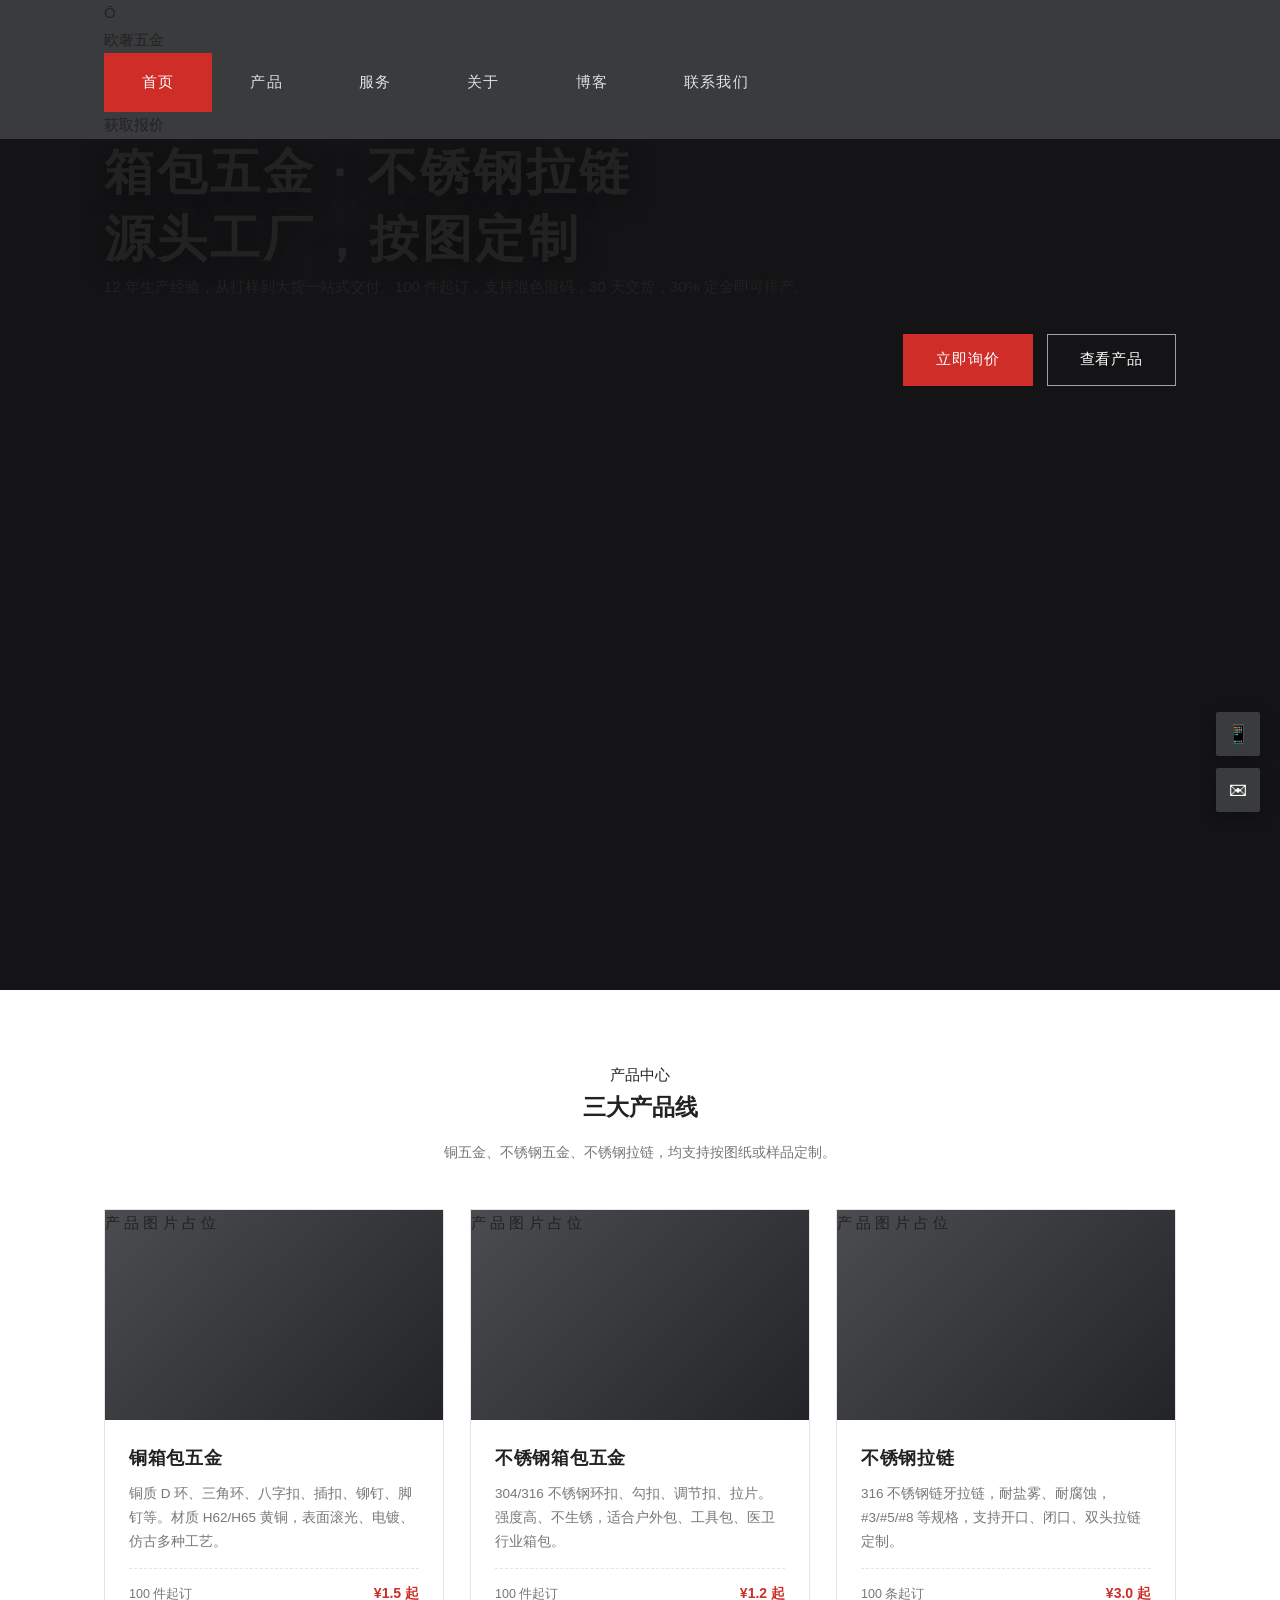
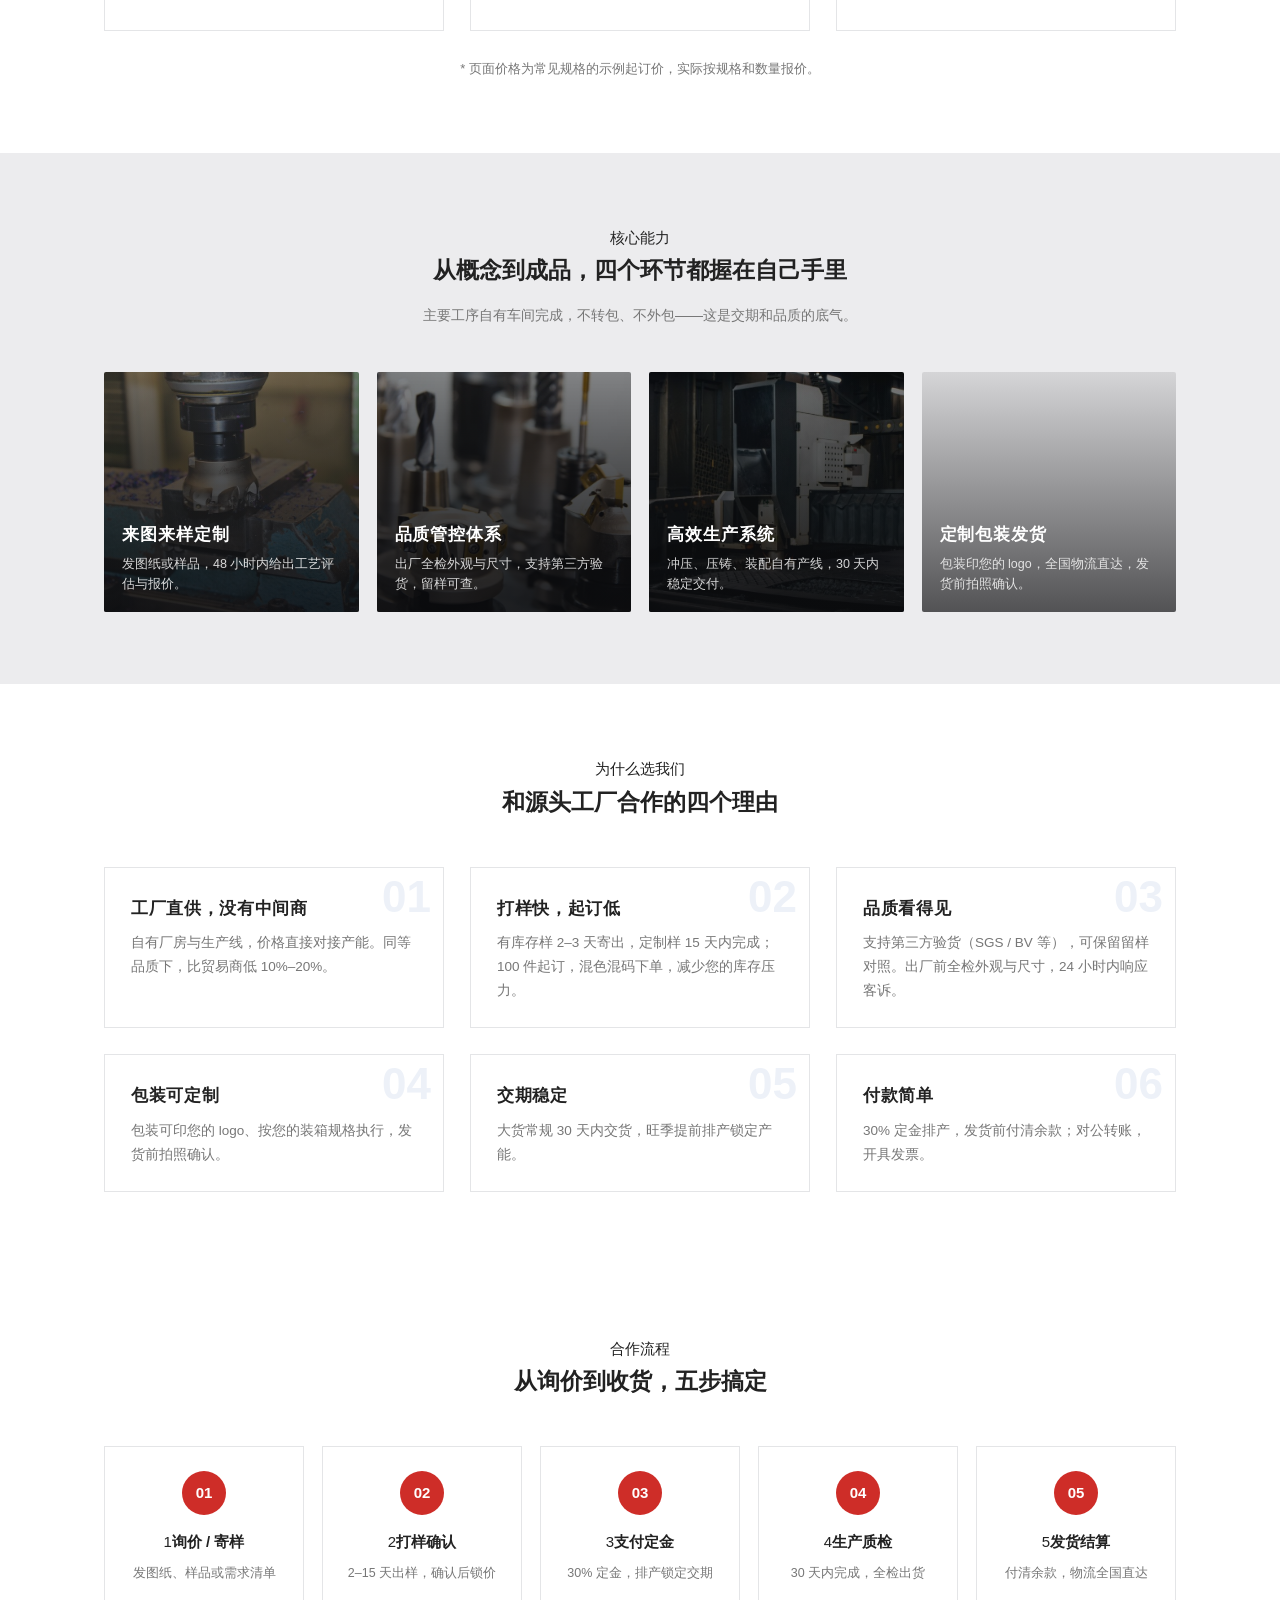
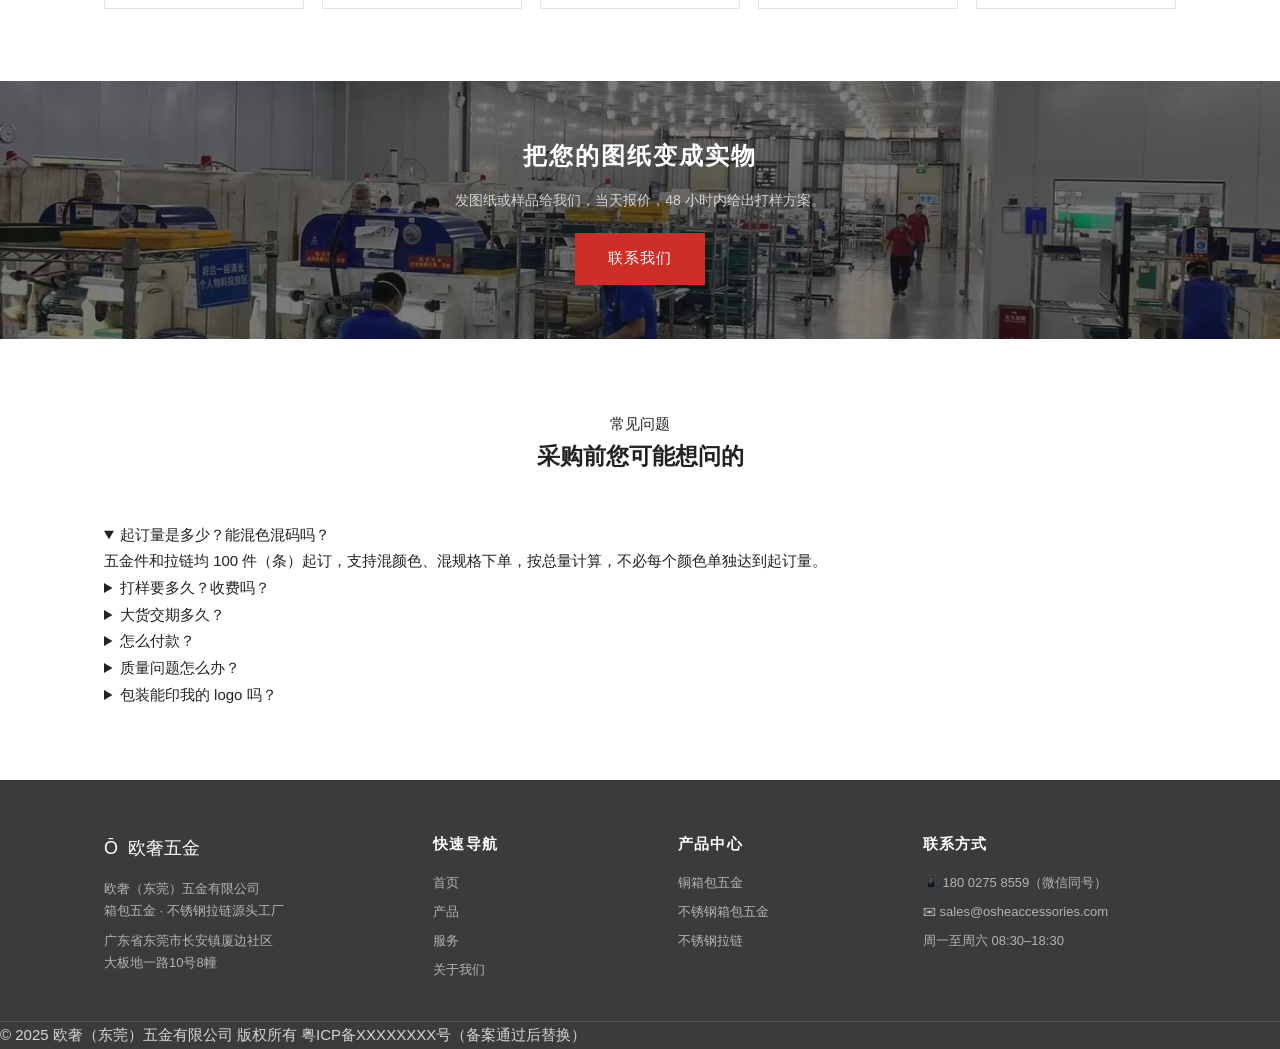
<file: oshe-cn/index.html>
<!DOCTYPE html>
<html lang="zh-CN">
<head>
<meta charset="utf-8">
<meta name="viewport" content="width=device-width,initial-scale=1">
<title>欧奢五金 — 箱包五金与不锈钢拉链源头工厂 | 欧奢（东莞）五金有限公司</title>
<meta name="description" content="欧奢（东莞）五金有限公司：12 年箱包五金、不锈钢拉链源头工厂。铜五金、不锈钢五金、316 不锈钢拉链按图定制，100 件起订，混色混码，30 天交货。">
<link rel="canonical" href="https://oshee.cn/">
<meta name="web3forms-verify" content="622fb2ca-f8a6-48c6-940f-2927be959635">
<link rel="icon" href="/favicon.ico" sizes="48x48">
<link rel="icon" type="image/png" sizes="32x32" href="/favicon-32.png">
<link rel="apple-touch-icon" href="/apple-touch-icon.png">
<meta property="og:type" content="website">
<meta property="og:site_name" content="欧奢五金">
<meta property="og:title" content="欧奢五金 — 箱包五金与不锈钢拉链源头工厂 | 欧奢（东莞）五金有限公司">
<meta property="og:description" content="欧奢（东莞）五金有限公司：12 年箱包五金、不锈钢拉链源头工厂。铜五金、不锈钢五金、316 不锈钢拉链按图定制，100 件起订，混色混码，30 天交货。">
<meta property="og:url" content="https://oshee.cn/">
<meta property="og:image" content="https://oshee.cn/og-image.jpg">
<link rel="stylesheet" href="/assets/style.css">
</head>
<body>
<header class="nav">
  <div class="nav-in">
    <a class="brand" href="/"><span class="brand-mark">Ō</span>欧奢五金</a>
    <nav class="nav-links">
<a class="on" href="/">首页</a>
<a href="/products/">产品</a>
<a href="/services/">服务</a>
<a href="/about/">关于</a>
<a href="/blog/">博客</a>
<a href="/contact/">联系我们</a>
    </nav>
    <a class="nav-cta" href="/contact/">获取报价</a>
  </div>
</header>

<main>

<section class="hero">
  <div class="wrap">
    <h1>箱包五金 · 不锈钢拉链<br>源头工厂，按图定制</h1>
    <p>12 年生产经验，从打样到大货一站式交付。100 件起订，支持混色混码，30 天交货，30% 定金即可排产。</p>
    <div class="hero-rule"></div>
    <div class="hero-cta">
      <a class="btn btn-accent" href="/contact/">立即询价</a>
      <a class="btn btn-ghost" href="/products/">查看产品</a>
    </div>
  </div>
</section>

<section class="section">
  <div class="wrap">
    <div class="sec-head">
      <span class="eyebrow">产品中心</span>
      <h2>三大产品线</h2>
      <p>铜五金、不锈钢五金、不锈钢拉链，均支持按图纸或样品定制。</p>
    </div>
    <div class="grid grid-3">
      <a class="pcard" href="/products/brass-hardware/">
        <div class="pcard-media">产 品 图 片 占 位</div>
        <div class="pcard-body">
          <h3>铜箱包五金</h3>
          <p>铜质 D 环、三角环、八字扣、插扣、铆钉、脚钉等。材质 H62/H65 黄铜，表面滚光、电镀、仿古多种工艺。</p>
          <div class="pcard-meta"><span>100 件起订</span><b>¥1.5 起</b></div>
        </div>
      </a>
      <a class="pcard" href="/products/stainless-hardware/">
        <div class="pcard-media">产 品 图 片 占 位</div>
        <div class="pcard-body">
          <h3>不锈钢箱包五金</h3>
          <p>304/316 不锈钢环扣、勾扣、调节扣、拉片。强度高、不生锈，适合户外包、工具包、医卫行业箱包。</p>
          <div class="pcard-meta"><span>100 件起订</span><b>¥1.2 起</b></div>
        </div>
      </a>
      <a class="pcard" href="/products/zipper/">
        <div class="pcard-media">产 品 图 片 占 位</div>
        <div class="pcard-body">
          <h3>不锈钢拉链</h3>
          <p>316 不锈钢链牙拉链，耐盐雾、耐腐蚀，#3/#5/#8 等规格，支持开口、闭口、双头拉链定制。</p>
          <div class="pcard-meta"><span>100 条起订</span><b>¥3.0 起</b></div>
        </div>
      </a>
    </div>
    <p style="text-align:center;margin-top:26px;color:var(--muted);font-size:13px">* 页面价格为常见规格的示例起订价，实际按规格和数量报价。</p>
  </div>
</section>

<section class="section section--soft">
  <div class="wrap">
    <div class="sec-head">
      <span class="eyebrow">核心能力</span>
      <h2>从概念到成品，四个环节都握在自己手里</h2>
      <p>主要工序自有车间完成，不转包、不外包——这是交期和品质的底气。</p>
    </div>
    <div class="cap-grid">
      <div class="cap-card" style="background:linear-gradient(rgba(14,17,21,.45),rgba(14,17,21,.72)),url(/images/cap-milling.jpg) center/cover"><h3>来图来样定制</h3><p>发图纸或样品，48 小时内给出工艺评估与报价。</p></div>
      <div class="cap-card" style="background:linear-gradient(rgba(14,17,21,.45),rgba(14,17,21,.72)),url(/images/cap-tools.jpg) center/cover"><h3>品质管控体系</h3><p>出厂全检外观与尺寸，支持第三方验货，留样可查。</p></div>
      <div class="cap-card" style="background:linear-gradient(rgba(14,17,21,.45),rgba(14,17,21,.72)),url(/images/cap-cnc.jpg) center/cover"><h3>高效生产系统</h3><p>冲压、压铸、装配自有产线，30 天内稳定交付。</p></div>
      <div class="cap-card"><h3>定制包装发货</h3><p>包装印您的 logo，全国物流直达，发货前拍照确认。</p></div>
    </div>
  </div>
</section>

<section class="section">
  <div class="wrap">
    <div class="sec-head">
      <span class="eyebrow">为什么选我们</span>
      <h2>和源头工厂合作的四个理由</h2>
    </div>
    <div class="grid grid-3">
      <div class="card"><span class="num">01</span><h3>工厂直供，没有中间商</h3><p>自有厂房与生产线，价格直接对接产能。同等品质下，比贸易商低 10%–20%。</p></div>
      <div class="card"><span class="num">02</span><h3>打样快，起订低</h3><p>有库存样 2–3 天寄出，定制样 15 天内完成；100 件起订，混色混码下单，减少您的库存压力。</p></div>
      <div class="card"><span class="num">03</span><h3>品质看得见</h3><p>支持第三方验货（SGS / BV 等），可保留留样对照。出厂前全检外观与尺寸，24 小时内响应客诉。</p></div>
      <div class="card"><span class="num">04</span><h3>包装可定制</h3><p>包装可印您的 logo、按您的装箱规格执行，发货前拍照确认。</p></div>
      <div class="card"><span class="num">05</span><h3>交期稳定</h3><p>大货常规 30 天内交货，旺季提前排产锁定产能。</p></div>
      <div class="card"><span class="num">06</span><h3>付款简单</h3><p>30% 定金排产，发货前付清余款；对公转账，开具发票。</p></div>
    </div>
  </div>
</section>

<section class="section">
  <div class="wrap">
    <div class="sec-head">
      <span class="eyebrow">合作流程</span>
      <h2>从询价到收货，五步搞定</h2>
    </div>
    <div class="steps">
      <div class="step"><span class="no">1</span><b>询价 / 寄样</b><p>发图纸、样品或需求清单</p></div>
      <div class="step"><span class="no">2</span><b>打样确认</b><p>2–15 天出样，确认后锁价</p></div>
      <div class="step"><span class="no">3</span><b>支付定金</b><p>30% 定金，排产锁定交期</p></div>
      <div class="step"><span class="no">4</span><b>生产质检</b><p>30 天内完成，全检出货</p></div>
      <div class="step"><span class="no">5</span><b>发货结算</b><p>付清余款，物流全国直达</p></div>
    </div>
  </div>
</section>

<section class="banner banner--photo">
  <div class="wrap">
    <h2>把您的图纸变成实物</h2>
    <p>发图纸或样品给我们，当天报价，48 小时内给出打样方案。</p>
    <a class="btn btn-accent" href="/contact/">联系我们</a>
  </div>
</section>

<section class="section">
  <div class="wrap">
    <div class="sec-head">
      <span class="eyebrow">常见问题</span>
      <h2>采购前您可能想问的</h2>
    </div>
    <details open><summary>起订量是多少？能混色混码吗？</summary><div class="ans">五金件和拉链均 100 件（条）起订，支持混颜色、混规格下单，按总量计算，不必每个颜色单独达到起订量。</div></details>
    <details><summary>打样要多久？收费吗？</summary><div class="ans">有库存样 2–3 天寄出；按图纸定制的样品约 15 天。样品费与运费视产品而定，确认大货订单后可在货款中抵扣。</div></details>
    <details><summary>大货交期多久？</summary><div class="ans">常规 30 天内交货，具体视数量与工艺，下单时书面确认交期。</div></details>
    <details><summary>怎么付款？</summary><div class="ans">30% 定金排产，发货前付清 70% 余款，对公转账，可开具增值税发票。</div></details>
    <details><summary>质量问题怎么办？</summary><div class="ans">出厂前全检；收货后发现质量问题，24 小时内响应处理，补货或退款按合同约定执行。</div></details>
    <details><summary>包装能印我的 logo 吗？</summary><div class="ans">可以。内包装、外箱均可按您的要求印刷 logo 与唛头，出货前拍照确认。</div></details>
  </div>
</section>
</main>
<footer class="footer">
  <div class="footer-in">
    <div>
      <div class="brand"><span class="brand-mark">Ō</span>欧奢五金</div>
      <p>欧奢（东莞）五金有限公司<br>箱包五金 · 不锈钢拉链源头工厂</p>
      <p>广东省东莞市长安镇厦边社区<br>大板地一路10号8幢</p>
    </div>
    <div>
      <h4>快速导航</h4>
      <a href="/">首页</a>
      <a href="/products/">产品</a>
      <a href="/services/">服务</a>
      <a href="/about/">关于我们</a>
    </div>
    <div>
      <h4>产品中心</h4>
      <a href="/products/brass-hardware/">铜箱包五金</a>
      <a href="/products/stainless-hardware/">不锈钢箱包五金</a>
      <a href="/products/zipper/">不锈钢拉链</a>
    </div>
    <div>
      <h4>联系方式</h4>
      <a href="tel:18002758559">📱 180 0275 8559（微信同号）</a>
      <a href="mailto:sales@osheaccessories.com">✉ sales@osheaccessories.com</a>
      <p>周一至周六 08:30–18:30</p>
    </div>
  </div>
  <div class="footer-bottom">
    <span>© 2025 欧奢（东莞）五金有限公司 版权所有</span>
    <span><!-- ICP 备案通过后，把备案号放这里，例如：-->粤ICP备XXXXXXXX号（备案通过后替换）</span>
  </div>
</footer>

<div class="float">
  <div class="float-item">
    <button class="float-btn" type="button" data-panel="fTel" aria-label="电话微信">📱</button>
    <div class="float-panel" id="fTel">
      <b>电话 / 微信</b>
      <span class="fp-num">180 0275 8559（微信同号）</span>
    </div>
  </div>
  <div class="float-item">
    <button class="float-btn" type="button" data-panel="fMail" aria-label="邮箱">✉</button>
    <div class="float-panel" id="fMail">
      <b>电子邮箱</b>
      <span class="fp-num">sales@osheaccessories.com</span>
    </div>
  </div>
</div>
<script>
(function(){
  var bar=document.querySelector('.float'); if(!bar) return;
  bar.addEventListener('click',function(e){
    var btn=e.target.closest('.float-btn');
    if(!btn) return;
    var item=btn.parentElement, was=item.classList.contains('open');
    bar.querySelectorAll('.float-item.open').forEach(function(x){x.classList.remove('open');});
    clearTimeout(bar._t);
    if(!was){
      item.classList.add('open');
      bar._t=setTimeout(function(){ bar.querySelectorAll('.float-item.open').forEach(function(x){x.classList.remove('open');}); },7000);
    }
  });
  document.addEventListener('click',function(e){ if(!bar.contains(e.target)) bar.querySelectorAll('.float-item.open').forEach(function(x){x.classList.remove('open');}); });
  document.addEventListener('keydown',function(e){ if(e.key==='Escape') bar.querySelectorAll('.float-item.open').forEach(function(x){x.classList.remove('open');}); });
  var p = new URLSearchParams(location.search);
  var ok = document.getElementById('formOk'), er = document.getElementById('formErr');
  var f = document.querySelector('form[action*="web3forms"]');
  var box = (p.get('sent') === '1' && ok) ? ok : (p.get('sent') === '0' && er) ? er : null;
  if (box && f) {
    box.hidden = false; f.insertBefore(box, f.firstChild);
    box.scrollIntoView({block:'center',behavior:'smooth'});
    setTimeout(function(){ box.classList.add('fade'); setTimeout(function(){ box.hidden = true; }, 700); }, 6000);
    history.replaceState(null, '', location.pathname);
  }
});
</script>
</body>
</html>
</file>
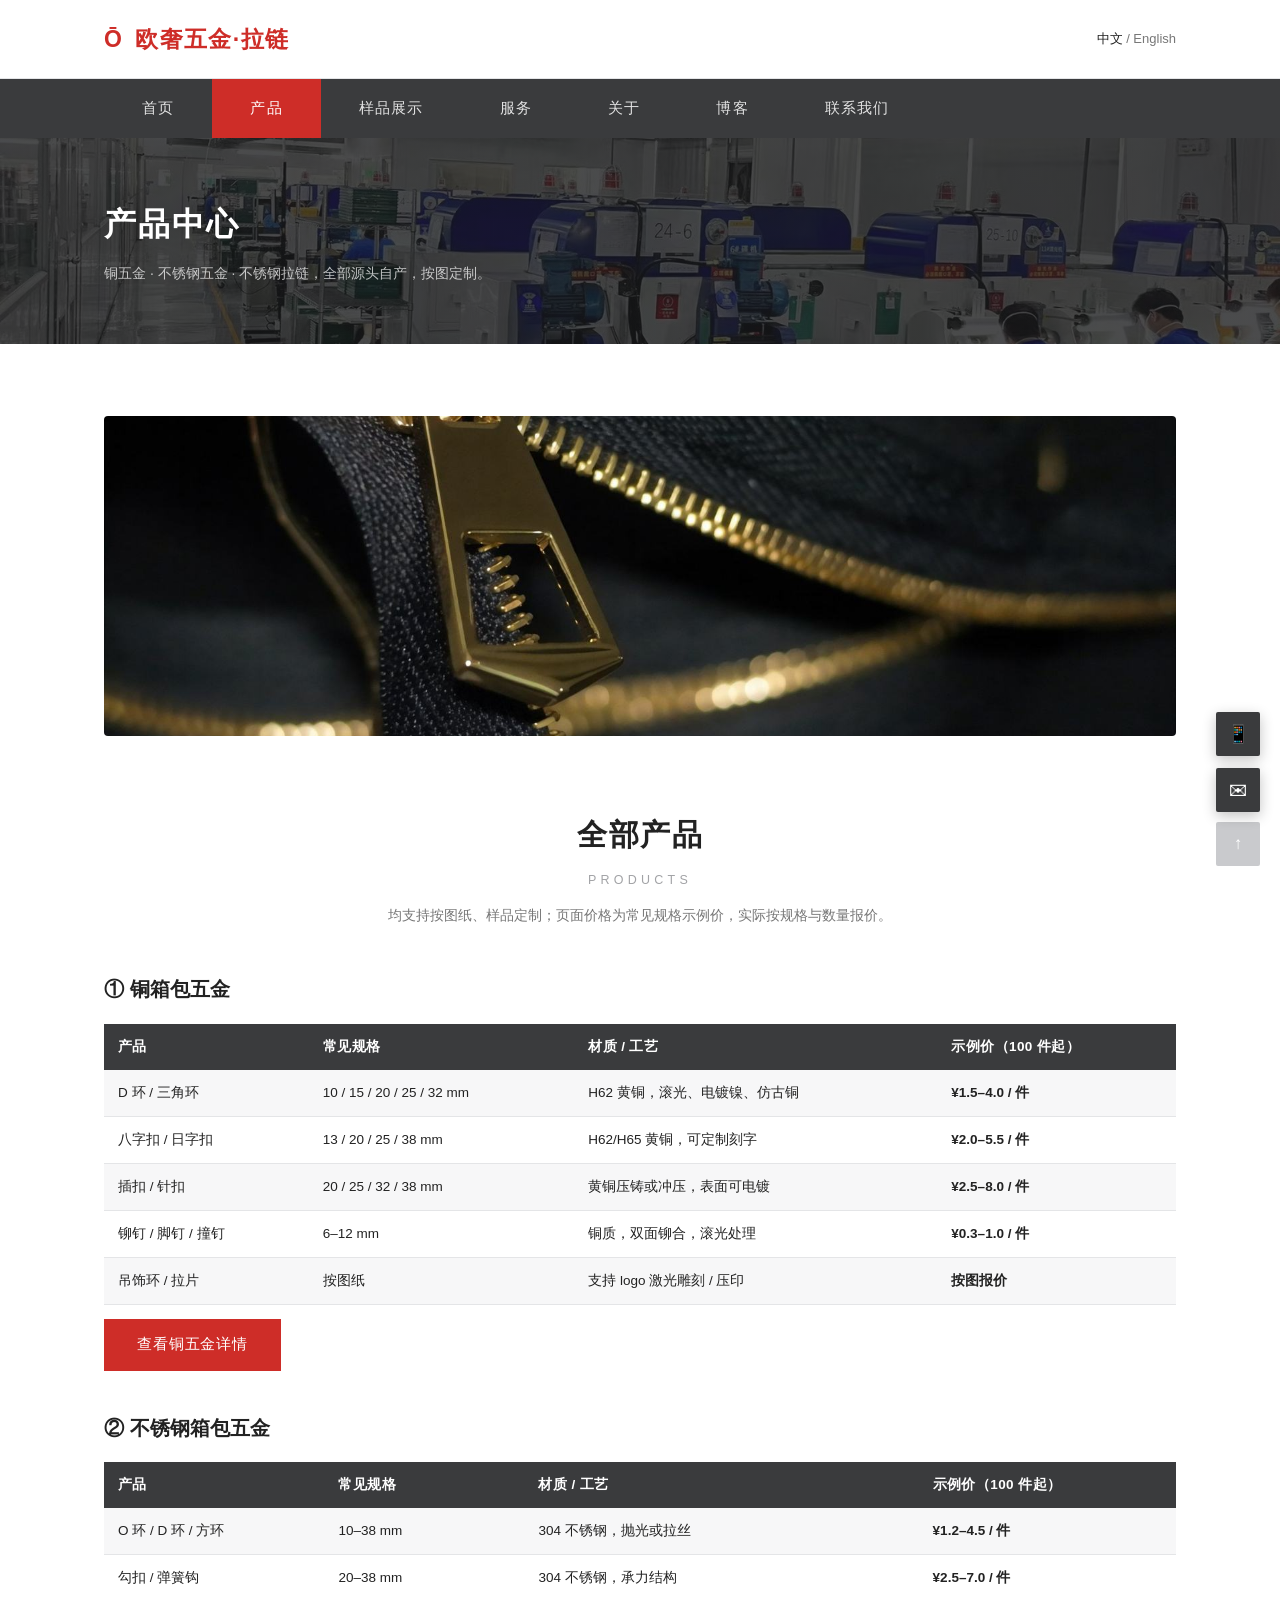
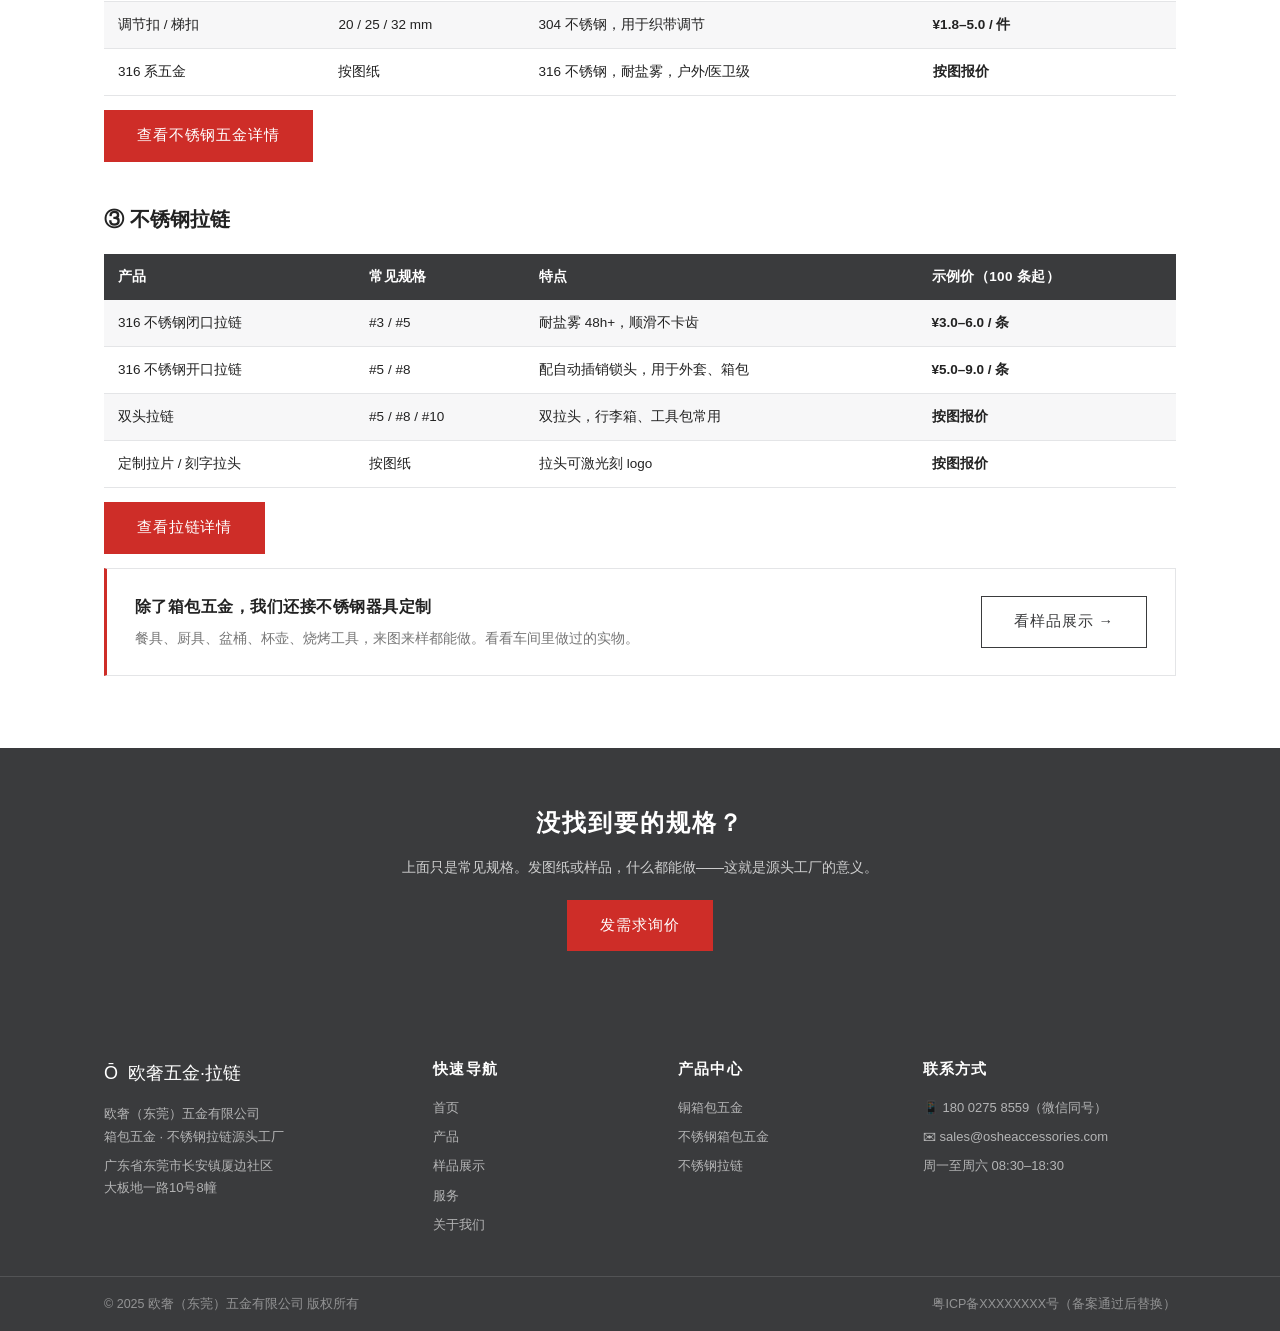
<file: products/index.html>
<!DOCTYPE html>
<html lang="zh-CN">
<head>
<meta charset="utf-8">
<meta name="viewport" content="width=device-width,initial-scale=1">
<title>产品中心 — 铜五金 | 不锈钢五金 | 不锈钢拉链 | 欧奢五金</title>
<meta name="description" content="欧奢五金产品中心：铜箱包五金、不锈钢箱包五金、316 不锈钢拉链三大产品线，100 件起订，支持按图定制，人民币报价。">
<link rel="canonical" href="https://oshee.cn/products">
<meta name="web3forms-verify" content="622fb2ca-f8a6-48c6-940f-2927be959635">
<link rel="icon" href="/favicon.ico" sizes="48x48">
<link rel="icon" type="image/png" sizes="32x32" href="/favicon-32.png">
<link rel="apple-touch-icon" href="/apple-touch-icon.png">
<meta property="og:type" content="website">
<meta property="og:site_name" content="欧奢五金">
<meta property="og:title" content="产品中心 — 铜五金 | 不锈钢五金 | 不锈钢拉链 | 欧奢五金">
<meta property="og:description" content="欧奢五金产品中心：铜箱包五金、不锈钢箱包五金、316 不锈钢拉链三大产品线，100 件起订，支持按图定制，人民币报价。">
<meta property="og:url" content="https://oshee.cn/products">
<meta property="og:image" content="https://oshee.cn/og-image.jpg">
<link rel="stylesheet" href="/assets/style.css?v=1795519007-23960">
</head>
<body>
<div class="topbar"><div class="wrap">
  <a class="brand" href="/"><span class="brand-mark">Ō</span>欧奢五金·拉链</a>
  <div class="lang"><span class="cur">中文</span>&nbsp;/&nbsp;<a href="https://osheaccessories.com/" target="_blank" rel="noopener">English</a></div>
</div></div>
<header class="nav">
  <div class="nav-in">
    <nav class="nav-links">
<a href="/">首页</a>
<a class="on" href="/products/">产品</a>
<a href="/samples/">样品展示</a>
<a href="/services/">服务</a>
<a href="/about/">关于</a>
<a href="/blog/">博客</a>
<a href="/contact/">联系我们</a>
    </nav>
  </div>
</header>
<section class="page-hero"><div class="wrap"><h1>产品中心</h1><p>铜五金 · 不锈钢五金 · 不锈钢拉链，全部源头自产，按图定制。</p></div></section>
<main>

<section class="section" style="padding-bottom:0">
  <div class="wrap">
    <img src="/images/zip-pull.jpg?v=1795518946-181463" alt="金色拉链拉片特写 — 电镀光泽与链齿细节" style="width:100%;height:320px;object-fit:cover;border-radius:4px">
  </div>
</section>
<section class="section">
  <div class="wrap">
    <div class="sec-head">
      <span class="bar">全部产品</span>
      <span class="en">PRODUCTS</span>
      <p>均支持按图纸、样品定制；页面价格为常见规格示例价，实际按规格与数量报价。</p>
    </div>

    <h3 style="font-size:20px;margin-bottom:16px">① 铜箱包五金</h3>
    <table class="tbl">
      <tr><th>产品</th><th>常见规格</th><th>材质 / 工艺</th><th>示例价（100 件起）</th></tr>
      <tr><td>D 环 / 三角环</td><td>10 / 15 / 20 / 25 / 32 mm</td><td>H62 黄铜，滚光、电镀镍、仿古铜</td><td><b>¥1.5–4.0 / 件</b></td></tr>
      <tr><td>八字扣 / 日字扣</td><td>13 / 20 / 25 / 38 mm</td><td>H62/H65 黄铜，可定制刻字</td><td><b>¥2.0–5.5 / 件</b></td></tr>
      <tr><td>插扣 / 针扣</td><td>20 / 25 / 32 / 38 mm</td><td>黄铜压铸或冲压，表面可电镀</td><td><b>¥2.5–8.0 / 件</b></td></tr>
      <tr><td>铆钉 / 脚钉 / 撞钉</td><td>6–12 mm</td><td>铜质，双面铆合，滚光处理</td><td><b>¥0.3–1.0 / 件</b></td></tr>
      <tr><td>吊饰环 / 拉片</td><td>按图纸</td><td>支持 logo 激光雕刻 / 压印</td><td><b>按图报价</b></td></tr>
    </table>
    <p style="margin:14px 0 40px"><a class="btn btn-accent" href="/products/brass-hardware/">查看铜五金详情</a></p>

    <h3 style="font-size:20px;margin-bottom:16px">② 不锈钢箱包五金</h3>
    <table class="tbl">
      <tr><th>产品</th><th>常见规格</th><th>材质 / 工艺</th><th>示例价（100 件起）</th></tr>
      <tr><td>O 环 / D 环 / 方环</td><td>10–38 mm</td><td>304 不锈钢，抛光或拉丝</td><td><b>¥1.2–4.5 / 件</b></td></tr>
      <tr><td>勾扣 / 弹簧钩</td><td>20–38 mm</td><td>304 不锈钢，承力结构</td><td><b>¥2.5–7.0 / 件</b></td></tr>
      <tr><td>调节扣 / 梯扣</td><td>20 / 25 / 32 mm</td><td>304 不锈钢，用于织带调节</td><td><b>¥1.8–5.0 / 件</b></td></tr>
      <tr><td>316 系五金</td><td>按图纸</td><td>316 不锈钢，耐盐雾，户外/医卫级</td><td><b>按图报价</b></td></tr>
    </table>
    <p style="margin:14px 0 40px"><a class="btn btn-accent" href="/products/stainless-hardware/">查看不锈钢五金详情</a></p>

    <h3 style="font-size:20px;margin-bottom:16px">③ 不锈钢拉链</h3>
    <table class="tbl">
      <tr><th>产品</th><th>常见规格</th><th>特点</th><th>示例价（100 条起）</th></tr>
      <tr><td>316 不锈钢闭口拉链</td><td>#3 / #5</td><td>耐盐雾 48h+，顺滑不卡齿</td><td><b>¥3.0–6.0 / 条</b></td></tr>
      <tr><td>316 不锈钢开口拉链</td><td>#5 / #8</td><td>配自动插销锁头，用于外套、箱包</td><td><b>¥5.0–9.0 / 条</b></td></tr>
      <tr><td>双头拉链</td><td>#5 / #8 / #10</td><td>双拉头，行李箱、工具包常用</td><td><b>按图报价</b></td></tr>
      <tr><td>定制拉片 / 刻字拉头</td><td>按图纸</td><td>拉头可激光刻 logo</td><td><b>按图报价</b></td></tr>
    </table>
    <p style="margin:14px 0"><a class="btn btn-accent" href="/products/zipper/">查看拉链详情</a></p>

    <div class="gal-promo">
      <div>
        <b>除了箱包五金，我们还接不锈钢器具定制</b>
        <p>餐具、厨具、盆桶、杯壶、烧烤工具，来图来样都能做。看看车间里做过的实物。</p>
      </div>
      <a class="btn btn-ghost" href="/samples/">看样品展示 →</a>
    </div>
  </div>
</section>

<section class="banner">
  <div class="wrap">
    <h2>没找到要的规格？</h2>
    <p>上面只是常见规格。发图纸或样品，什么都能做——这就是源头工厂的意义。</p>
    <a class="btn btn-accent" href="/contact/">发需求询价</a>
  </div>
</section>
</main>
<footer class="footer">
  <div class="footer-in">
    <div>
      <div class="brand"><span class="brand-mark">Ō</span>欧奢五金·拉链</div>
      <p>欧奢（东莞）五金有限公司<br>箱包五金 · 不锈钢拉链源头工厂</p>
      <p>广东省东莞市长安镇厦边社区<br>大板地一路10号8幢</p>
    </div>
    <div>
      <h4>快速导航</h4>
      <a href="/">首页</a>
      <a href="/products/">产品</a>
      <a href="/samples/">样品展示</a>
      <a href="/services/">服务</a>
      <a href="/about/">关于我们</a>
    </div>
    <div>
      <h4>产品中心</h4>
      <a href="/products/brass-hardware/">铜箱包五金</a>
      <a href="/products/stainless-hardware/">不锈钢箱包五金</a>
      <a href="/products/zipper/">不锈钢拉链</a>
    </div>
    <div>
      <h4>联系方式</h4>
      <a href="tel:18002758559">📱 180 0275 8559（微信同号）</a>
      <a href="mailto:sales@osheaccessories.com">✉ sales@osheaccessories.com</a>
      <p>周一至周六 08:30–18:30</p>
    </div>
  </div>
  <div class="footer-bottom"><div class="fb-in">
    <span>© 2025 欧奢（东莞）五金有限公司 版权所有</span>
    <span><!-- ICP 备案通过后，把备案号放这里，例如：-->粤ICP备XXXXXXXX号（备案通过后替换）</span>
  </div></div>
</footer>

<div class="backtop"><button type="button" onclick="window.scrollTo({top:0,behavior:'smooth'})" aria-label="回到顶部">↑</button></div>
<div class="float">
  <div class="float-item">
    <button class="float-btn" type="button" data-panel="fTel" aria-label="电话微信">📱</button>
    <div class="float-panel" id="fTel">
      <b>电话 / 微信</b>
      <span class="fp-num">180 0275 8559（微信同号）</span>
    </div>
  </div>
  <div class="float-item">
    <button class="float-btn" type="button" data-panel="fMail" aria-label="邮箱">✉</button>
    <div class="float-panel" id="fMail">
      <b>电子邮箱</b>
      <span class="fp-num">sales@osheaccessories.com</span>
    </div>
  </div>
</div>
<script>
(function(){
  var slides=document.querySelectorAll('.hero .slide'), dots=document.querySelectorAll('.hero-dots span');
  if(slides.length && dots.length){
    var cur=0, timer=null;
    function show(i){
      cur=i;
      slides.forEach(function(s,j){ s.classList.toggle('on', j===i); });
      dots.forEach(function(d,j){ d.classList.toggle('on', j===i); });
    }
    function next(){ show((cur+1) % slides.length); }
    function arm(){ clearInterval(timer); timer=setInterval(next, 6000); }
    dots.forEach(function(d,i){ d.addEventListener('click', function(){ show(i); arm(); }); });
    arm();
  }
  var bar=document.querySelector('.float'); if(!bar) return;
  bar.addEventListener('click',function(e){
    var btn=e.target.closest('.float-btn');
    if(!btn) return;
    var item=btn.parentElement, was=item.classList.contains('open');
    bar.querySelectorAll('.float-item.open').forEach(function(x){x.classList.remove('open');});
    clearTimeout(bar._t);
    if(!was){
      item.classList.add('open');
      bar._t=setTimeout(function(){ bar.querySelectorAll('.float-item.open').forEach(function(x){x.classList.remove('open');}); },7000);
    }
  });
  document.addEventListener('click',function(e){ if(!bar.contains(e.target)) bar.querySelectorAll('.float-item.open').forEach(function(x){x.classList.remove('open');}); });
  document.addEventListener('keydown',function(e){ if(e.key==='Escape') bar.querySelectorAll('.float-item.open').forEach(function(x){x.classList.remove('open');}); });
  var p = new URLSearchParams(location.search);
  var ok = document.getElementById('formOk'), er = document.getElementById('formErr');
  var f = document.querySelector('form[action*="web3forms"]');
  var box = (p.get('sent') === '1' && ok) ? ok : (p.get('sent') === '0' && er) ? er : null;
  if (box && f) {
    box.hidden = false; f.insertBefore(box, f.firstChild);
    box.scrollIntoView({block:'center',behavior:'smooth'});
    setTimeout(function(){ box.classList.add('fade'); setTimeout(function(){ box.hidden = true; }, 700); }, 6000);
    history.replaceState(null, '', location.pathname);
  }
})();
</script>
</body>
</html>
</file>
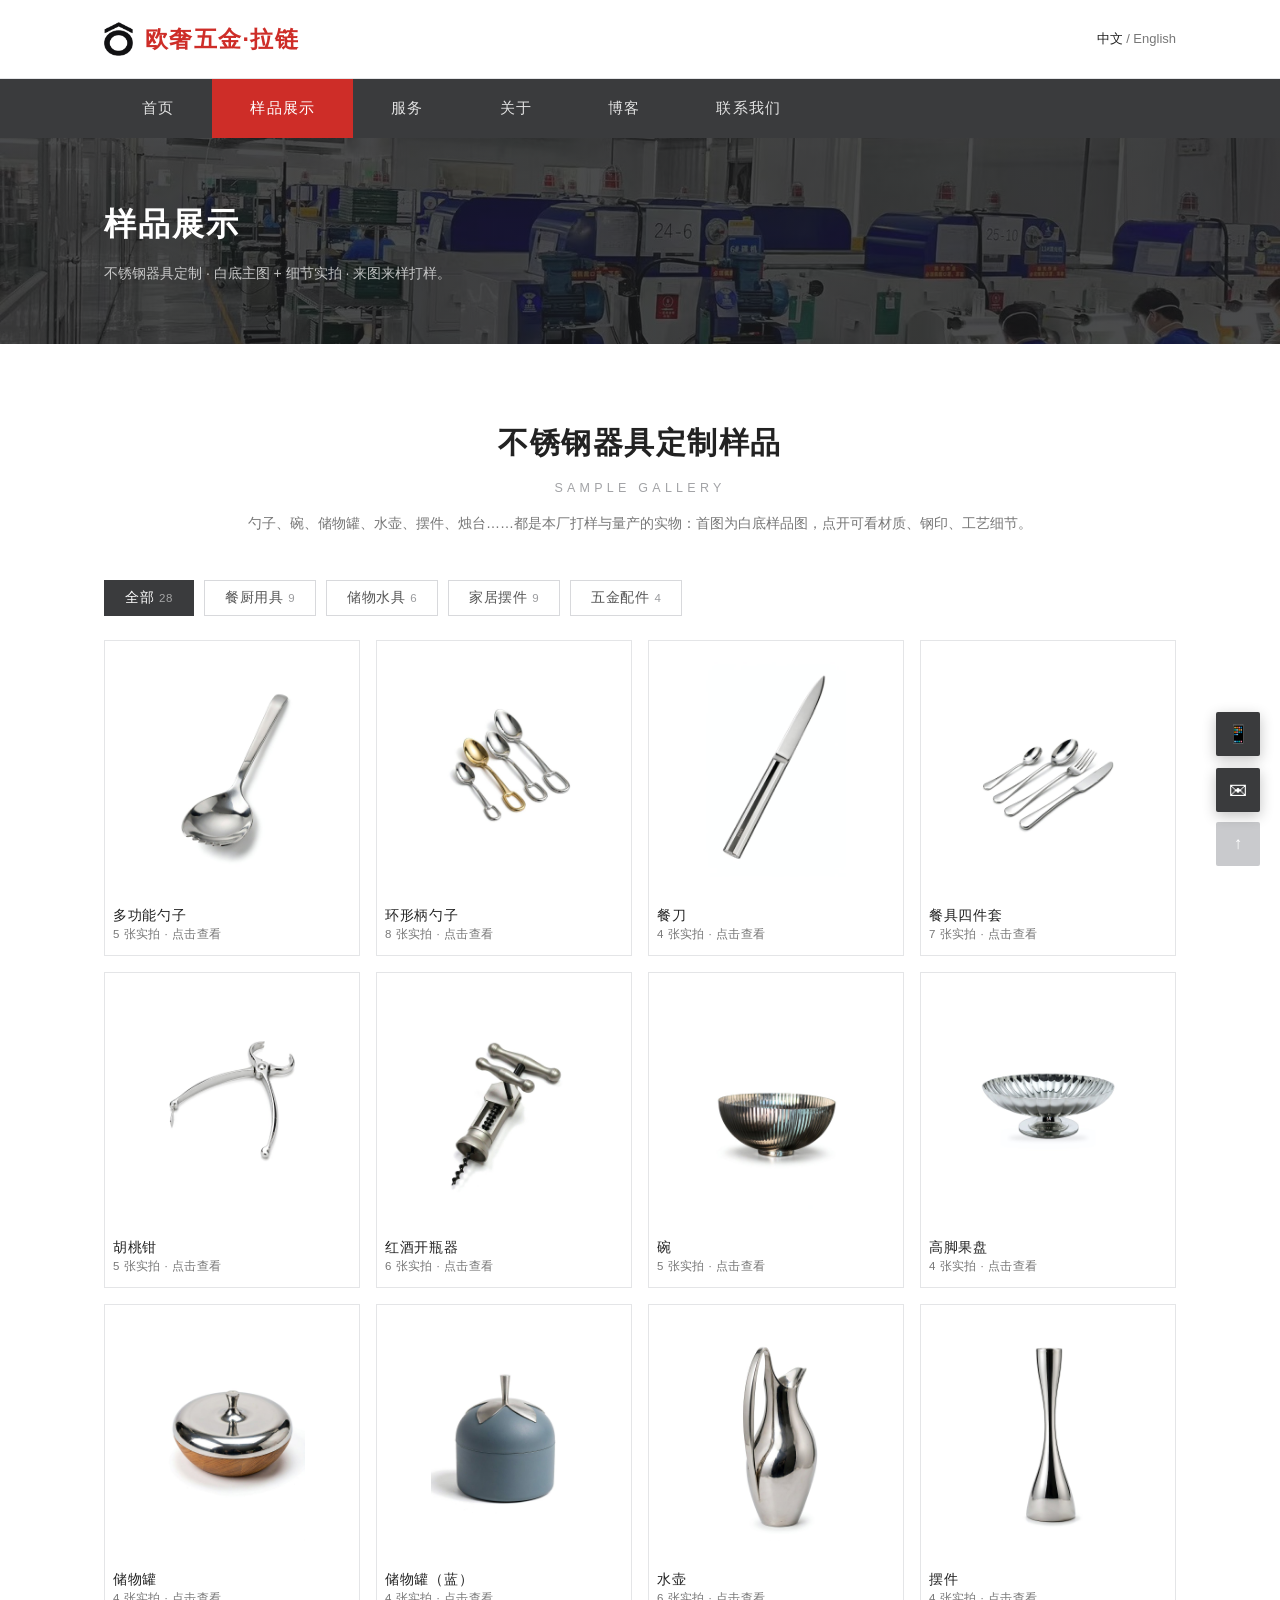
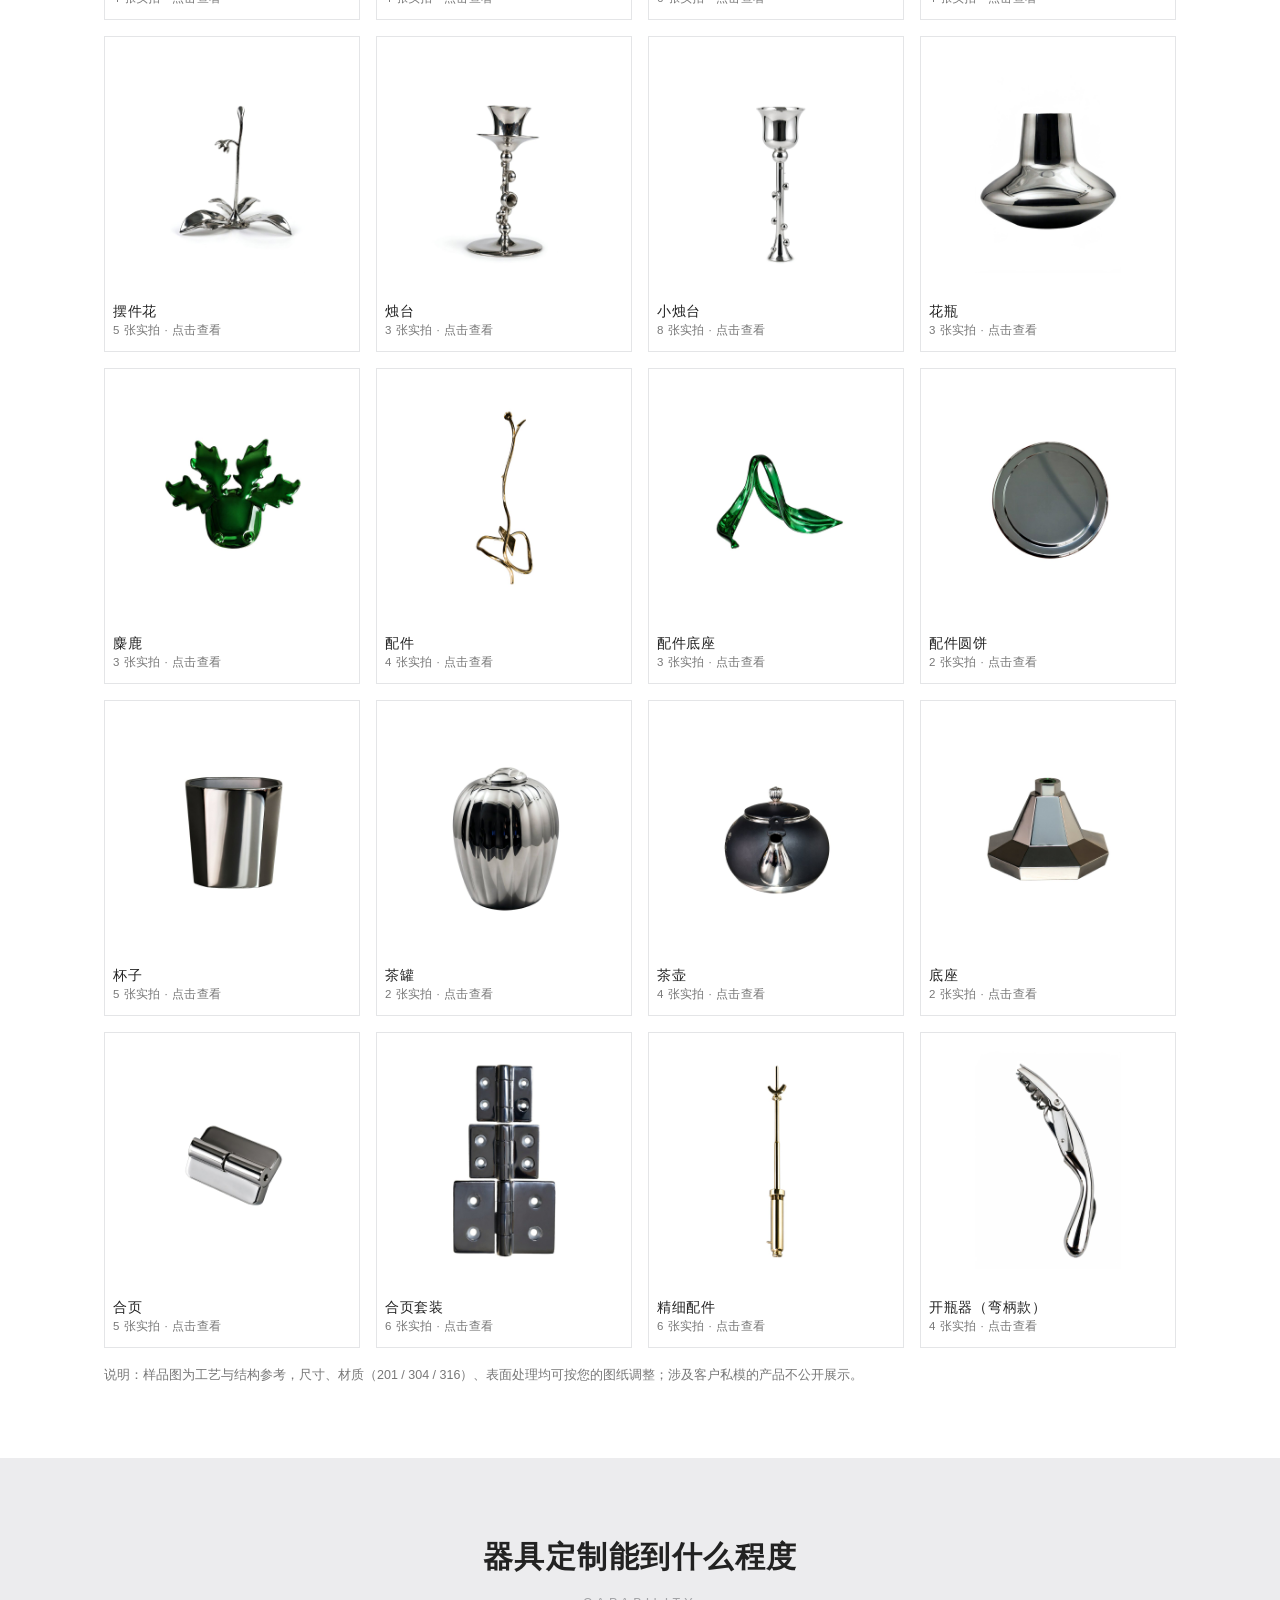
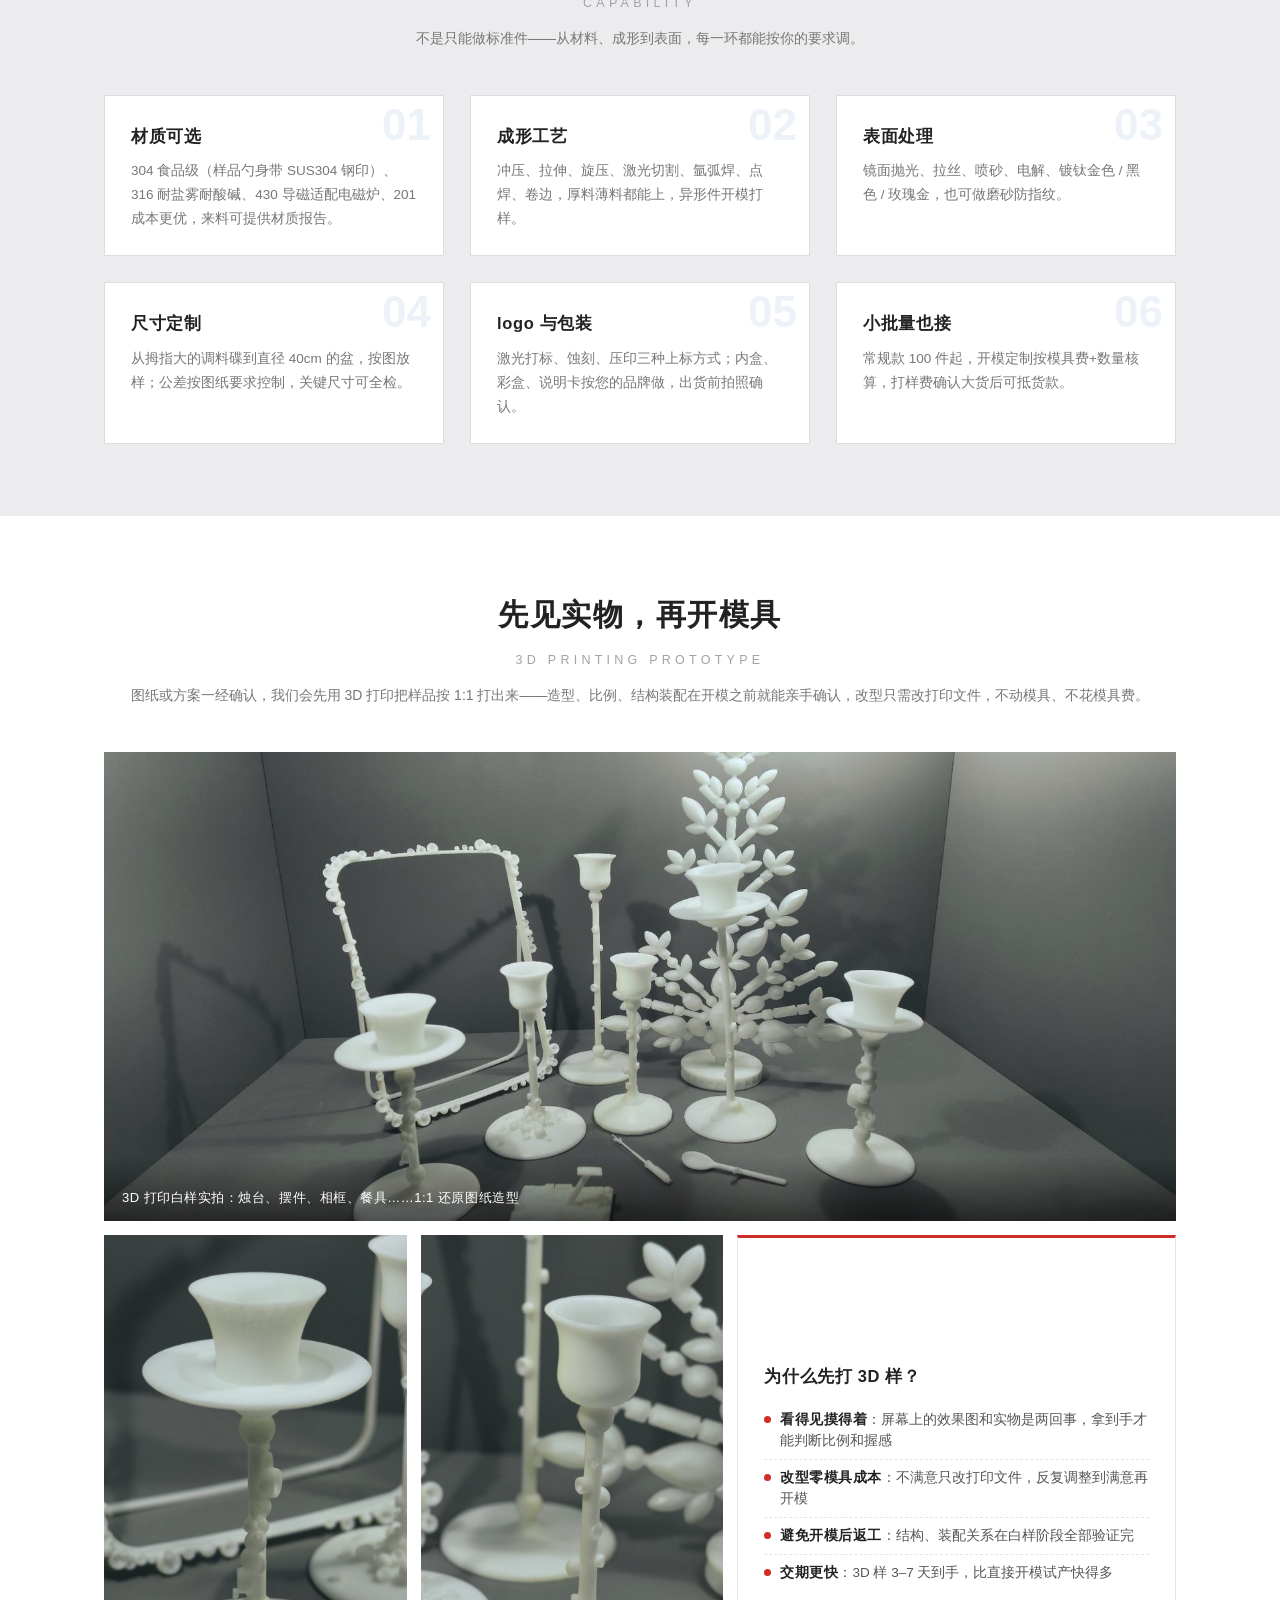
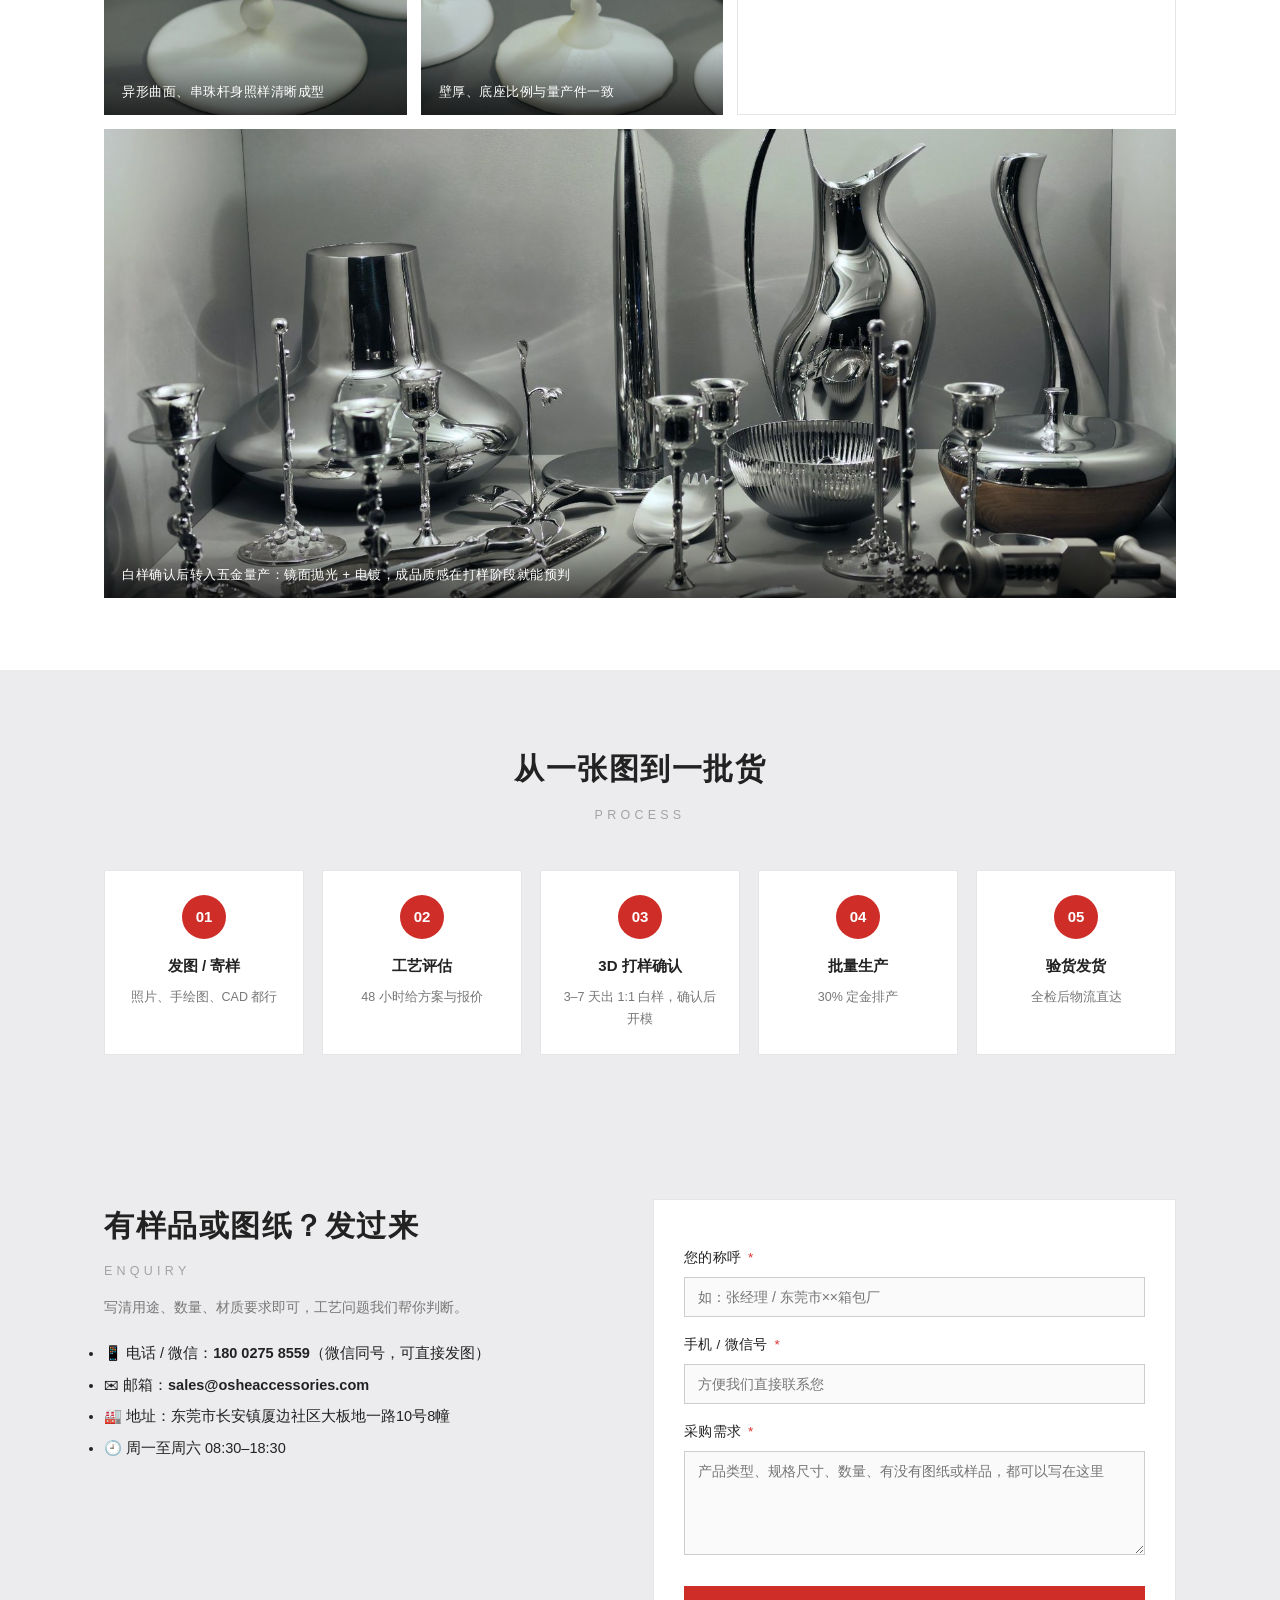
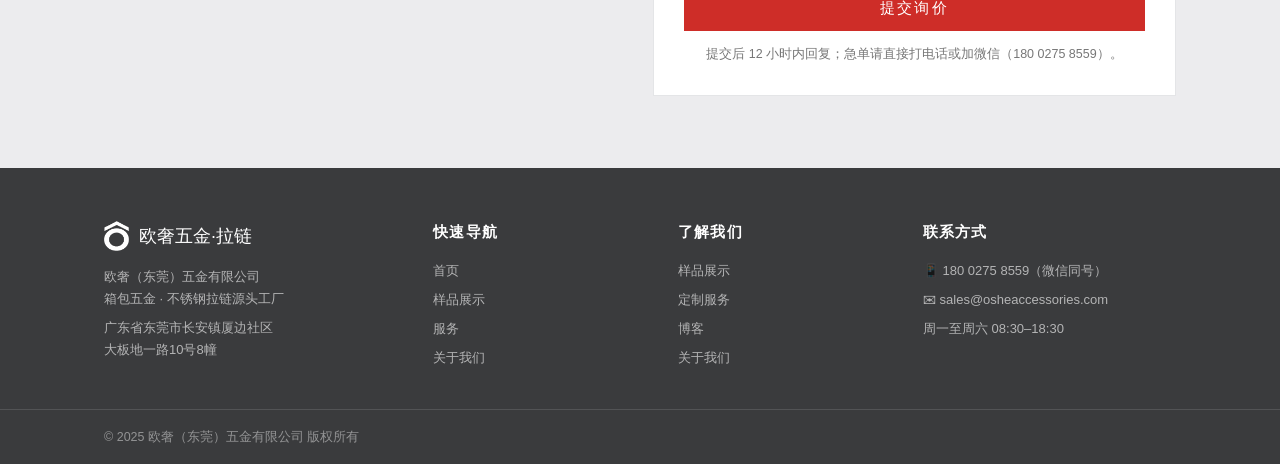
<file: samples/index.html>
<!DOCTYPE html>
<html lang="zh-CN">
<head>
<meta charset="utf-8">
<meta name="viewport" content="width=device-width,initial-scale=1">
<title>样品展示 — 不锈钢餐具/厨具/器具定制实拍 | 欧奢五金</title>
<meta name="description" content="欧奢五金不锈钢器具定制样品展示：多功能勺子、碗、储物罐、水壶、摆件、摆件花、烛台，白底主图+细节实拍，304/316 食品级材质，按图来样定制，100 件起。">
<link rel="canonical" href="https://oshee.cn/samples">
<meta name="web3forms-verify" content="622fb2ca-f8a6-48c6-940f-2927be959635">
<link rel="icon" href="/favicon.ico" sizes="48x48">
<link rel="icon" type="image/png" sizes="32x32" href="/favicon-32.png">
<link rel="apple-touch-icon" href="/apple-touch-icon.png">
<meta property="og:type" content="website">
<meta property="og:site_name" content="欧奢五金">
<meta property="og:title" content="样品展示 — 不锈钢餐具/厨具/器具定制实拍 | 欧奢五金">
<meta property="og:description" content="欧奢五金不锈钢器具定制样品展示：多功能勺子、碗、储物罐、水壶、摆件、摆件花、烛台，白底主图+细节实拍，304/316 食品级材质，按图来样定制，100 件起。">
<meta property="og:url" content="https://oshee.cn/samples">
<meta property="og:image" content="https://oshee.cn/og-image.jpg">
<link rel="stylesheet" href="/assets/style.css?v=1795588083-23695">
</head>
<body>
<div class="topbar"><div class="wrap">
  <a class="brand" href="/"><span class="brand-mark"><img src="/images/brand-mark.png?v=1795588120-2834" alt=""></span>欧奢五金·拉链</a>
  <div class="lang"><span class="cur">中文</span>&nbsp;/&nbsp;<a href="https://osheaccessories.com/" target="_blank" rel="noopener">English</a></div>
</div></div>
<header class="nav">
  <div class="nav-in">
    <nav class="nav-links">
<a href="/">首页</a>
<a class="on" href="/samples/">样品展示</a>
<a href="/services/">服务</a>
<a href="/about/">关于</a>
<a href="/blog/">博客</a>
<a href="/contact/">联系我们</a>
    </nav>
  </div>
</header>
<section class="page-hero"><div class="wrap"><h1>样品展示</h1><p>不锈钢器具定制 · 白底主图 + 细节实拍 · 来图来样打样。</p></div></section>
<main>

<section class="section">
  <div class="wrap">
    <div class="sec-head">
      <span class="bar">不锈钢器具定制样品</span>
      <span class="en">SAMPLE GALLERY</span>
      <p>勺子、碗、储物罐、水壶、摆件、烛台……都是本厂打样与量产的实物：首图为白底样品图，点开可看材质、钢印、工艺细节。</p>
    </div>
    <div class="gal-bar"><button type="button" class="on" data-f="all">全部<em>28</em></button><button type="button" data-f="餐厨用具">餐厨用具<em>9</em></button><button type="button" data-f="储物水具">储物水具<em>6</em></button><button type="button" data-f="家居摆件">家居摆件<em>9</em></button><button type="button" data-f="五金配件">五金配件<em>4</em></button></div>
    <div class="gal-grid"><button type="button" class="gal-item" data-i="0" data-c="餐厨用具"><span class="gal-img"><img src="/images/samples/spoon/main.jpg?v=1795414533-26037" alt="多功能勺子 白底样品图 — 欧奢五金" loading="lazy"></span><span class="gal-name">多功能勺子</span><span class="gal-n">5 张实拍 · 点击查看</span></button><button type="button" class="gal-item" data-i="1" data-c="餐厨用具"><span class="gal-img"><img src="/images/samples/ring-spoon/main.jpg?v=1795414533-38834" alt="环形柄勺子 白底样品图 — 欧奢五金" loading="lazy"></span><span class="gal-name">环形柄勺子</span><span class="gal-n">8 张实拍 · 点击查看</span></button><button type="button" class="gal-item" data-i="2" data-c="餐厨用具"><span class="gal-img"><img src="/images/samples/knife/main.jpg?v=1795414533-24830" alt="餐刀 白底样品图 — 欧奢五金" loading="lazy"></span><span class="gal-name">餐刀</span><span class="gal-n">4 张实拍 · 点击查看</span></button><button type="button" class="gal-item" data-i="3" data-c="餐厨用具"><span class="gal-img"><img src="/images/samples/cutlery-set/main.jpg?v=1795414533-33636" alt="餐具四件套 白底样品图 — 欧奢五金" loading="lazy"></span><span class="gal-name">餐具四件套</span><span class="gal-n">7 张实拍 · 点击查看</span></button><button type="button" class="gal-item" data-i="4" data-c="餐厨用具"><span class="gal-img"><img src="/images/samples/nutcracker/main.jpg?v=1795414533-21635" alt="胡桃钳 白底样品图 — 欧奢五金" loading="lazy"></span><span class="gal-name">胡桃钳</span><span class="gal-n">5 张实拍 · 点击查看</span></button><button type="button" class="gal-item" data-i="5" data-c="餐厨用具"><span class="gal-img"><img src="/images/samples/corkscrew/main.jpg?v=1795414533-32979" alt="红酒开瓶器 白底样品图 — 欧奢五金" loading="lazy"></span><span class="gal-name">红酒开瓶器</span><span class="gal-n">6 张实拍 · 点击查看</span></button><button type="button" class="gal-item" data-i="6" data-c="餐厨用具"><span class="gal-img"><img src="/images/samples/bowl/main.jpg?v=1795414533-39059" alt="碗 白底样品图 — 欧奢五金" loading="lazy"></span><span class="gal-name">碗</span><span class="gal-n">5 张实拍 · 点击查看</span></button><button type="button" class="gal-item" data-i="7" data-c="餐厨用具"><span class="gal-img"><img src="/images/samples/fruit-bowl/main.jpg?v=1795414533-38333" alt="高脚果盘 白底样品图 — 欧奢五金" loading="lazy"></span><span class="gal-name">高脚果盘</span><span class="gal-n">4 张实拍 · 点击查看</span></button><button type="button" class="gal-item" data-i="8" data-c="储物水具"><span class="gal-img"><img src="/images/samples/canister/main.jpg?v=1795414533-40954" alt="储物罐 白底样品图 — 欧奢五金" loading="lazy"></span><span class="gal-name">储物罐</span><span class="gal-n">4 张实拍 · 点击查看</span></button><button type="button" class="gal-item" data-i="9" data-c="储物水具"><span class="gal-img"><img src="/images/samples/canister-blue/main.jpg?v=1795414533-28336" alt="储物罐（蓝） 白底样品图 — 欧奢五金" loading="lazy"></span><span class="gal-name">储物罐（蓝）</span><span class="gal-n">4 张实拍 · 点击查看</span></button><button type="button" class="gal-item" data-i="10" data-c="储物水具"><span class="gal-img"><img src="/images/samples/kettle/main.jpg?v=1795414533-39159" alt="水壶 白底样品图 — 欧奢五金" loading="lazy"></span><span class="gal-name">水壶</span><span class="gal-n">6 张实拍 · 点击查看</span></button><button type="button" class="gal-item" data-i="11" data-c="家居摆件"><span class="gal-img"><img src="/images/samples/ornament/main.jpg?v=1795414533-22255" alt="摆件 白底样品图 — 欧奢五金" loading="lazy"></span><span class="gal-name">摆件</span><span class="gal-n">4 张实拍 · 点击查看</span></button><button type="button" class="gal-item" data-i="12" data-c="家居摆件"><span class="gal-img"><img src="/images/samples/ornament-flower/main.jpg?v=1795414533-28725" alt="摆件花 白底样品图 — 欧奢五金" loading="lazy"></span><span class="gal-name">摆件花</span><span class="gal-n">5 张实拍 · 点击查看</span></button><button type="button" class="gal-item" data-i="13" data-c="家居摆件"><span class="gal-img"><img src="/images/samples/candleholder/main.jpg?v=1795414533-29887" alt="烛台 白底样品图 — 欧奢五金" loading="lazy"></span><span class="gal-name">烛台</span><span class="gal-n">3 张实拍 · 点击查看</span></button><button type="button" class="gal-item" data-i="14" data-c="家居摆件"><span class="gal-img"><img src="/images/samples/candleholder-sm/main.jpg?v=1795414533-21122" alt="小烛台 白底样品图 — 欧奢五金" loading="lazy"></span><span class="gal-name">小烛台</span><span class="gal-n">8 张实拍 · 点击查看</span></button><button type="button" class="gal-item" data-i="15" data-c="家居摆件"><span class="gal-img"><img src="/images/samples/vase/main.jpg?v=1795414533-37786" alt="花瓶 白底样品图 — 欧奢五金" loading="lazy"></span><span class="gal-name">花瓶</span><span class="gal-n">3 张实拍 · 点击查看</span></button><button type="button" class="gal-item" data-i="16" data-c="家居摆件"><span class="gal-img"><img src="/images/samples/reindeer/main.jpg?v=1795414533-41219" alt="麋鹿 白底样品图 — 欧奢五金" loading="lazy"></span><span class="gal-name">麋鹿</span><span class="gal-n">3 张实拍 · 点击查看</span></button><button type="button" class="gal-item" data-i="17" data-c="家居摆件"><span class="gal-img"><img src="/images/samples/branch/main.jpg?v=1795414533-22587" alt="配件 白底样品图 — 欧奢五金" loading="lazy"></span><span class="gal-name">配件</span><span class="gal-n">4 张实拍 · 点击查看</span></button><button type="button" class="gal-item" data-i="18" data-c="家居摆件"><span class="gal-img"><img src="/images/samples/leaf-ornament/main.jpg?v=1795414533-35013" alt="配件底座 白底样品图 — 欧奢五金" loading="lazy"></span><span class="gal-name">配件底座</span><span class="gal-n">3 张实拍 · 点击查看</span></button><button type="button" class="gal-item" data-i="19" data-c="家居摆件"><span class="gal-img"><img src="/images/samples/round-tray/main.jpg?v=1795414533-37139" alt="配件圆饼 白底样品图 — 欧奢五金" loading="lazy"></span><span class="gal-name">配件圆饼</span><span class="gal-n">2 张实拍 · 点击查看</span></button><button type="button" class="gal-item" data-i="20" data-c="储物水具"><span class="gal-img"><img src="/images/samples/cup/main.jpg?v=1795414533-29352" alt="杯子 白底样品图 — 欧奢五金" loading="lazy"></span><span class="gal-name">杯子</span><span class="gal-n">5 张实拍 · 点击查看</span></button><button type="button" class="gal-item" data-i="21" data-c="储物水具"><span class="gal-img"><img src="/images/samples/tea-canister/main.jpg?v=1795414533-47000" alt="茶罐 白底样品图 — 欧奢五金" loading="lazy"></span><span class="gal-name">茶罐</span><span class="gal-n">2 张实拍 · 点击查看</span></button><button type="button" class="gal-item" data-i="22" data-c="储物水具"><span class="gal-img"><img src="/images/samples/teapot/main.jpg?v=1795414533-37465" alt="茶壶 白底样品图 — 欧奢五金" loading="lazy"></span><span class="gal-name">茶壶</span><span class="gal-n">4 张实拍 · 点击查看</span></button><button type="button" class="gal-item" data-i="23" data-c="五金配件"><span class="gal-img"><img src="/images/samples/lamp-base/main.jpg?v=1795414533-29642" alt="底座 白底样品图 — 欧奢五金" loading="lazy"></span><span class="gal-name">底座</span><span class="gal-n">2 张实拍 · 点击查看</span></button><button type="button" class="gal-item" data-i="24" data-c="五金配件"><span class="gal-img"><img src="/images/samples/hinge/main.jpg?v=1795414533-26578" alt="合页 白底样品图 — 欧奢五金" loading="lazy"></span><span class="gal-name">合页</span><span class="gal-n">5 张实拍 · 点击查看</span></button><button type="button" class="gal-item" data-i="25" data-c="五金配件"><span class="gal-img"><img src="/images/samples/hinge set/main.jpg?v=1795414533-59359" alt="合页套装 白底样品图 — 欧奢五金" loading="lazy"></span><span class="gal-name">合页套装</span><span class="gal-n">6 张实拍 · 点击查看</span></button><button type="button" class="gal-item" data-i="26" data-c="五金配件"><span class="gal-img"><img src="/images/samples/fine-part/main.jpg?v=1795414533-16446" alt="精细配件 白底样品图 — 欧奢五金" loading="lazy"></span><span class="gal-name">精细配件</span><span class="gal-n">6 张实拍 · 点击查看</span></button><button type="button" class="gal-item" data-i="27" data-c="餐厨用具"><span class="gal-img"><img src="/images/samples/corkscrew-bent/main.jpg?v=1795414533-35236" alt="开瓶器（弯柄款） 白底样品图 — 欧奢五金" loading="lazy"></span><span class="gal-name">开瓶器（弯柄款）</span><span class="gal-n">4 张实拍 · 点击查看</span></button></div>
    <p class="gal-note">说明：样品图为工艺与结构参考，尺寸、材质（201 / 304 / 316）、表面处理均可按您的图纸调整；涉及客户私模的产品不公开展示。</p>
  </div>
</section>

<section class="section section--soft">
  <div class="wrap">
    <div class="sec-head">
      <span class="bar">器具定制能到什么程度</span>
      <span class="en">CAPABILITY</span>
      <p>不是只能做标准件——从材料、成形到表面，每一环都能按你的要求调。</p>
    </div>
    <div class="grid grid-3">
      <div class="card"><span class="num">01</span><h3>材质可选</h3><p>304 食品级（样品勺身带 SUS304 钢印）、316 耐盐雾耐酸碱、430 导磁适配电磁炉、201 成本更优，来料可提供材质报告。</p></div>
      <div class="card"><span class="num">02</span><h3>成形工艺</h3><p>冲压、拉伸、旋压、激光切割、氩弧焊、点焊、卷边，厚料薄料都能上，异形件开模打样。</p></div>
      <div class="card"><span class="num">03</span><h3>表面处理</h3><p>镜面抛光、拉丝、喷砂、电解、镀钛金色 / 黑色 / 玫瑰金，也可做磨砂防指纹。</p></div>
      <div class="card"><span class="num">04</span><h3>尺寸定制</h3><p>从拇指大的调料碟到直径 40cm 的盆，按图放样；公差按图纸要求控制，关键尺寸可全检。</p></div>
      <div class="card"><span class="num">05</span><h3>logo 与包装</h3><p>激光打标、蚀刻、压印三种上标方式；内盒、彩盒、说明卡按您的品牌做，出货前拍照确认。</p></div>
      <div class="card"><span class="num">06</span><h3>小批量也接</h3><p>常规款 100 件起，开模定制按模具费+数量核算，打样费确认大货后可抵货款。</p></div>
    </div>
  </div>
</section>

<section class="section">
  <div class="wrap">
    <div class="sec-head">
      <span class="bar">先见实物，再开模具</span>
      <span class="en">3D PRINTING PROTOTYPE</span>
      <p>图纸或方案一经确认，我们会先用 3D 打印把样品按 1:1 打出来——造型、比例、结构装配在开模之前就能亲手确认，改型只需改打印文件，不动模具、不花模具费。</p>
    </div>
    <div class="proto">
      <figure class="proto-lead">
        <img src="/images/process/3d-print-group.jpg" alt="3D 打印样品实拍：烛台、摆件、相框等按客户图纸 1:1 打印的白样">
        <figcaption>3D 打印白样实拍：烛台、摆件、相框、餐具……1:1 还原图纸造型</figcaption>
      </figure>
      <div class="proto-row">
        <figure>
          <img src="/images/process/3d-print-detail-1.jpg" alt="3D 打印样品细节：烛台托盘与珠链杆身成型效果" loading="lazy">
          <figcaption>异形曲面、串珠杆身照样清晰成型</figcaption>
        </figure>
        <figure>
          <img src="/images/process/3d-print-detail-2.jpg" alt="3D 打印样品细节：壁厚与底座比例与量产实物一致" loading="lazy">
          <figcaption>壁厚、底座比例与量产件一致</figcaption>
        </figure>
        <div class="proto-note">
          <b>为什么先打 3D 样？</b>
          <ul>
            <li><b>看得见摸得着</b>：屏幕上的效果图和实物是两回事，拿到手才能判断比例和握感</li>
            <li><b>改型零模具成本</b>：不满意只改打印文件，反复调整到满意再开模</li>
            <li><b>避免开模后返工</b>：结构、装配关系在白样阶段全部验证完</li>
            <li><b>交期更快</b>：3D 样 3–7 天到手，比直接开模试产快得多</li>
          </ul>
        </div>
      </div>
      <figure class="proto-lead">
        <img src="/images/process/metal-finish.jpg" alt="3D 打样确认后的不锈钢成品：镜面抛光电镀实拍" loading="lazy">
        <figcaption>白样确认后转入五金量产：镜面抛光 + 电镀，成品质感在打样阶段就能预判</figcaption>
      </figure>
    </div>
  </div>
</section>

<section class="section section--soft">
  <div class="wrap">
    <div class="sec-head">
      <span class="bar">从一张图到一批货</span>
      <span class="en">PROCESS</span>
    </div>
    <div class="steps">
      <div class="step"><b>发图 / 寄样</b><p>照片、手绘图、CAD 都行</p></div>
      <div class="step"><b>工艺评估</b><p>48 小时给方案与报价</p></div>
      <div class="step"><b>3D 打样确认</b><p>3–7 天出 1:1 白样，确认后开模</p></div>
      <div class="step"><b>批量生产</b><p>30% 定金排产</p></div>
      <div class="step"><b>验货发货</b><p>全检后物流直达</p></div>
    </div>
  </div>
</section>

<section class="section section--soft" id="inquiry">
  <div class="wrap">
    <div class="grid grid-2" style="align-items:start">
      <div>
        <div class="sec-head" style="text-align:left;margin-bottom:18px">
          <span class="bar">有样品或图纸？发过来</span>
          <span class="en">ENQUIRY</span>
          <p>写清用途、数量、材质要求即可，工艺问题我们帮你判断。</p>
        </div>
        <ul style="font-size:14.5px;color:var(--ink-2);line-height:2.2">
          <li>📱 电话 / 微信：<b>180 0275 8559</b>（微信同号，可直接发图）</li>
          <li>✉ 邮箱：<b>sales@osheaccessories.com</b></li>
          <li>🏭 地址：东莞市长安镇厦边社区大板地一路10号8幢</li>
          <li>🕘 周一至周六 08:30–18:30</li>
        </ul>
      </div>
      <div class="form"><div class="form-ok" id="formOk" hidden><span><b>询价已提交，谢谢！</b>我们会在工作时间内 12 小时回复您。急事请直接拨打 180 0275 8559（微信同号）。</span></div>
<div class="form-err" id="formErr" hidden><span><b>提交失败。</b>请重试，或直接加微信 / 拨打 180 0275 8559。</span></div>
<form action="https://api.web3forms.com/submit" method="POST">
  <input type="hidden" name="access_key" value="622fb2ca-f8a6-48c6-940f-2927be959635">
  <input type="hidden" name="subject" value="内贸站询价 — 内贸站询价 — 不锈钢器具定制">
  <input type="hidden" name="from_name" value="欧奢内贸站">
  <input type="hidden" name="redirect_to" value="https://oshee.cn/samples/?sent=1">
  <input type="checkbox" name="botcheck" class="hp" style="display:none" tabindex="-1" autocomplete="off">
  <label>您的称呼 <span class="req">*</span></label>
  <input type="text" name="name" required placeholder="如：张经理 / 东莞市××箱包厂">
  <label>手机 / 微信号 <span class="req">*</span></label>
  <input type="text" name="phone" required placeholder="方便我们直接联系您">
  <label>采购需求 <span class="req">*</span></label>
  <textarea name="message" rows="5" required placeholder="产品类型、规格尺寸、数量、有没有图纸或样品，都可以写在这里"></textarea>
  <button class="btn btn-accent" type="submit">提交询价</button>
  <p class="form-note">提交后 12 小时内回复；急单请直接打电话或加微信（180 0275 8559）。</p>
</form></div>
    </div>
  </div>
</section>

<div class="pmodal" id="pmodal">
  <div class="pm-box">
    <button class="pm-close" type="button" aria-label="关闭">×</button>
    <div class="pm-head"><b id="pmName"></b><span id="pmCat"></span><span class="pm-count" id="pmCount"></span></div>
    <div class="pm-stage">
      <button class="pm-arrow pm-prev" type="button" aria-label="上一张">‹</button>
      <img id="pmImg" alt="">
      <button class="pm-arrow pm-next" type="button" aria-label="下一张">›</button>
    </div>
    <div class="pm-thumbs" id="pmThumbs"></div>
  </div>
</div>
<script>
(function(){
  var bar=document.querySelector('.gal-bar'), grid=document.querySelector('.gal-grid');
  if(bar&&grid){
    bar.addEventListener('click',function(e){
      var b=e.target.closest('button'); if(!b) return;
      bar.querySelectorAll('button').forEach(function(x){x.classList.remove('on');});
      b.classList.add('on');
      var f=b.dataset.f;
      grid.querySelectorAll('.gal-item').forEach(function(it){
        it.style.display=(f==='all'||it.dataset.c===f)?'':'none';
      });
    });
  }
  var DATA=[{"name": "多功能勺子", "cat": "餐厨用具", "imgs": [["/images/samples/spoon/main.jpg?v=1795414533-26037", "白底图"], ["/images/samples/spoon/main-2.jpg?v=1795414533-26049", "白底图"], ["/images/samples/spoon/detail-1.jpg?v=1795414533-47920", "细节图"], ["/images/samples/spoon/detail-2.jpg?v=1795414533-27928", "细节图"], ["/images/samples/spoon/detail-3.jpg?v=1795414533-38158", "细节图"]]}, {"name": "环形柄勺子", "cat": "餐厨用具", "imgs": [["/images/samples/ring-spoon/main.jpg?v=1795414533-38834", "白底图"], ["/images/samples/ring-spoon/main-2.jpg?v=1795414533-41931", "白底图"], ["/images/samples/ring-spoon/detail-1.jpg?v=1795414533-73724", "细节图"], ["/images/samples/ring-spoon/detail-2.jpg?v=1795414533-67141", "细节图"], ["/images/samples/ring-spoon/detail-3.jpg?v=1795414533-77181", "细节图"], ["/images/samples/ring-spoon/detail-4.jpg?v=1795414533-59849", "细节图"], ["/images/samples/ring-spoon/detail-5.jpg?v=1795414533-61829", "细节图"], ["/images/samples/ring-spoon/detail-6.jpg?v=1795414533-38371", "细节图"]]}, {"name": "餐刀", "cat": "餐厨用具", "imgs": [["/images/samples/knife/main.jpg?v=1795414533-24830", "白底图"], ["/images/samples/knife/detail-1.jpg?v=1795414533-90553", "细节图"], ["/images/samples/knife/detail-2.jpg?v=1795414533-49836", "细节图"], ["/images/samples/knife/detail-5.jpg?v=1795414533-43920", "细节图"]]}, {"name": "餐具四件套", "cat": "餐厨用具", "imgs": [["/images/samples/cutlery-set/main.jpg?v=1795414533-33636", "白底图"], ["/images/samples/cutlery-set/main-2.jpg?v=1795414533-41781", "白底图"], ["/images/samples/cutlery-set/detail-1.jpg?v=1795414533-52619", "细节图"], ["/images/samples/cutlery-set/detail-2.jpg?v=1795414533-54564", "细节图"], ["/images/samples/cutlery-set/detail-3.jpg?v=1795414533-43865", "细节图"], ["/images/samples/cutlery-set/detail-4.jpg?v=1795414533-65814", "细节图"], ["/images/samples/cutlery-set/detail-6.jpg?v=1795414533-38371", "细节图"]]}, {"name": "胡桃钳", "cat": "餐厨用具", "imgs": [["/images/samples/nutcracker/main.jpg?v=1795414533-21635", "白底图"], ["/images/samples/nutcracker/main-2.jpg?v=1795414533-38289", "白底图"], ["/images/samples/nutcracker/detail-1.jpg?v=1795414533-49581", "细节图"], ["/images/samples/nutcracker/detail-2.jpg?v=1795414533-76429", "细节图"], ["/images/samples/nutcracker/detail-3.jpg?v=1795414533-49738", "细节图"]]}, {"name": "红酒开瓶器", "cat": "餐厨用具", "imgs": [["/images/samples/corkscrew/main.jpg?v=1795414533-32979", "白底图"], ["/images/samples/corkscrew/main-2.jpg?v=1795414533-36942", "白底图"], ["/images/samples/corkscrew/detail-1.jpg?v=1795414533-66190", "细节图"], ["/images/samples/corkscrew/detail-2.jpg?v=1795414533-75210", "细节图"], ["/images/samples/corkscrew/detail-3.jpg?v=1795414533-112047", "细节图"], ["/images/samples/corkscrew/detail-4.jpg?v=1795414533-99530", "细节图"]]}, {"name": "碗", "cat": "餐厨用具", "imgs": [["/images/samples/bowl/main.jpg?v=1795414533-39059", "白底图"], ["/images/samples/bowl/main-2.jpg?v=1795414533-70121", "白底图"], ["/images/samples/bowl/detail-1.jpg?v=1795414533-83115", "细节图"], ["/images/samples/bowl/detail-2.jpg?v=1795414533-106980", "细节图"], ["/images/samples/bowl/detail-3.jpg?v=1795414533-129469", "细节图"]]}, {"name": "高脚果盘", "cat": "餐厨用具", "imgs": [["/images/samples/fruit-bowl/main.jpg?v=1795414533-38333", "白底图"], ["/images/samples/fruit-bowl/main-2.jpg?v=1795414533-34771", "白底图"], ["/images/samples/fruit-bowl/detail-1.jpg?v=1795414533-78982", "细节图"], ["/images/samples/fruit-bowl/detail-2.jpg?v=1795414533-107234", "细节图"]]}, {"name": "储物罐", "cat": "储物水具", "imgs": [["/images/samples/canister/main.jpg?v=1795414533-40954", "白底图"], ["/images/samples/canister/main-2.jpg?v=1795414533-35650", "白底图"], ["/images/samples/canister/detail-1.jpg?v=1795414533-48268", "细节图"], ["/images/samples/canister/detail-2.jpg?v=1795414533-51983", "细节图"]]}, {"name": "储物罐（蓝）", "cat": "储物水具", "imgs": [["/images/samples/canister-blue/main.jpg?v=1795414533-28336", "白底图"], ["/images/samples/canister-blue/main-2.jpg?v=1795414533-35642", "白底图"], ["/images/samples/canister-blue/detail-1.jpg?v=1795414533-32391", "细节图"], ["/images/samples/canister-blue/detail-2.jpg?v=1795414533-68944", "细节图"]]}, {"name": "水壶", "cat": "储物水具", "imgs": [["/images/samples/kettle/main.jpg?v=1795414533-39159", "白底图"], ["/images/samples/kettle/main-2.jpg?v=1795414533-28803", "白底图"], ["/images/samples/kettle/main-3.jpg?v=1795414533-32668", "白底图"], ["/images/samples/kettle/detail-2.jpg?v=1795414533-44030", "细节图"], ["/images/samples/kettle/detail-3.jpg?v=1795414533-49253", "细节图"], ["/images/samples/kettle/detail-4.jpg?v=1795414533-37791", "细节图"]]}, {"name": "摆件", "cat": "家居摆件", "imgs": [["/images/samples/ornament/main.jpg?v=1795414533-22255", "白底图"], ["/images/samples/ornament/main-2.jpg?v=1795414533-27616", "白底图"], ["/images/samples/ornament/detail-1.jpg?v=1795414533-23859", "细节图"], ["/images/samples/ornament/detail-6.jpg?v=1795414533-47868", "细节图"]]}, {"name": "摆件花", "cat": "家居摆件", "imgs": [["/images/samples/ornament-flower/main.jpg?v=1795414533-28725", "白底图"], ["/images/samples/ornament-flower/main-2.jpg?v=1795414533-27208", "白底图"], ["/images/samples/ornament-flower/detail-1.jpg?v=1795414533-42854", "细节图"], ["/images/samples/ornament-flower/detail-2.jpg?v=1795414533-43265", "细节图"], ["/images/samples/ornament-flower/detail-3.jpg?v=1795414533-86437", "细节图"]]}, {"name": "烛台", "cat": "家居摆件", "imgs": [["/images/samples/candleholder/main.jpg?v=1795414533-29887", "白底图"], ["/images/samples/candleholder/detail-1.jpg?v=1795414533-67692", "细节图"], ["/images/samples/candleholder/detail-2.jpg?v=1795414533-52875", "细节图"]]}, {"name": "小烛台", "cat": "家居摆件", "imgs": [["/images/samples/candleholder-sm/main.jpg?v=1795414533-21122", "白底图"], ["/images/samples/candleholder-sm/main-2.jpg?v=1795414533-31238", "白底图"], ["/images/samples/candleholder-sm/main-3.jpg?v=1795414533-21732", "白底图"], ["/images/samples/candleholder-sm/detail-1.jpg?v=1795414533-62792", "细节图"], ["/images/samples/candleholder-sm/detail-2.jpg?v=1795414533-38504", "细节图"], ["/images/samples/candleholder-sm/detail-3.jpg?v=1795414533-45974", "细节图"], ["/images/samples/candleholder-sm/detail-4.jpg?v=1795414533-58907", "细节图"], ["/images/samples/candleholder-sm/detail-5.jpg?v=1795414533-34261", "细节图"]]}, {"name": "花瓶", "cat": "家居摆件", "imgs": [["/images/samples/vase/main.jpg?v=1795414533-37786", "白底图"], ["/images/samples/vase/detail-1.jpg?v=1795414533-46746", "细节图"], ["/images/samples/vase/detail-2.jpg?v=1795414533-46672", "细节图"]]}, {"name": "麋鹿", "cat": "家居摆件", "imgs": [["/images/samples/reindeer/main.jpg?v=1795414533-41219", "白底图"], ["/images/samples/reindeer/detail-1.jpg?v=1795414533-92274", "细节图"], ["/images/samples/reindeer/detail-2.jpg?v=1795414533-112812", "细节图"]]}, {"name": "配件", "cat": "家居摆件", "imgs": [["/images/samples/branch/main.jpg?v=1795414533-22587", "白底图"], ["/images/samples/branch/main-2.jpg?v=1795414533-27746", "白底图"], ["/images/samples/branch/detail-1.jpg?v=1795414533-57303", "细节图"], ["/images/samples/branch/detail-2.jpg?v=1795414533-27919", "细节图"]]}, {"name": "配件底座", "cat": "家居摆件", "imgs": [["/images/samples/leaf-ornament/main.jpg?v=1795414533-35013", "白底图"], ["/images/samples/leaf-ornament/detail-1.jpg?v=1795414533-53782", "细节图"], ["/images/samples/leaf-ornament/detail-2.jpg?v=1795414533-95661", "细节图"]]}, {"name": "配件圆饼", "cat": "家居摆件", "imgs": [["/images/samples/round-tray/main.jpg?v=1795414533-37139", "白底图"], ["/images/samples/round-tray/detail-1.jpg?v=1795414533-40310", "细节图"]]}, {"name": "杯子", "cat": "储物水具", "imgs": [["/images/samples/cup/main.jpg?v=1795414533-29352", "白底图"], ["/images/samples/cup/detail-2.jpg?v=1795414533-70768", "细节图"], ["/images/samples/cup/detail-3.jpg?v=1795414533-65184", "细节图"], ["/images/samples/cup/detail-4.jpg?v=1795414533-48334", "细节图"], ["/images/samples/cup/detail-5.jpg?v=1795414533-35812", "细节图"]]}, {"name": "茶罐", "cat": "储物水具", "imgs": [["/images/samples/tea-canister/main.jpg?v=1795414533-47000", "白底图"], ["/images/samples/tea-canister/detail-1.jpg?v=1795414533-38237", "细节图"]]}, {"name": "茶壶", "cat": "储物水具", "imgs": [["/images/samples/teapot/main.jpg?v=1795414533-37465", "白底图"], ["/images/samples/teapot/main-2.jpg?v=1795414533-53661", "白底图"], ["/images/samples/teapot/detail-1.jpg?v=1795414533-61763", "细节图"], ["/images/samples/teapot/detail-2.jpg?v=1795414533-57996", "细节图"]]}, {"name": "底座", "cat": "五金配件", "imgs": [["/images/samples/lamp-base/main.jpg?v=1795414533-29642", "白底图"], ["/images/samples/lamp-base/main-2.jpg?v=1795414533-35026", "白底图"]]}, {"name": "合页", "cat": "五金配件", "imgs": [["/images/samples/hinge/main.jpg?v=1795414533-26578", "白底图"], ["/images/samples/hinge/detail-5.jpg?v=1795414533-92942", "细节图"], ["/images/samples/hinge/detail-6.jpg?v=1795414533-81917", "细节图"], ["/images/samples/hinge/detail-7.jpg?v=1795414533-104142", "细节图"], ["/images/samples/hinge/detail-8.jpg?v=1795414533-92824", "细节图"]]}, {"name": "合页套装", "cat": "五金配件", "imgs": [["/images/samples/hinge set/main.jpg?v=1795414533-59359", "白底图"], ["/images/samples/hinge set/main-2.jpg?v=1795414533-63499", "白底图"], ["/images/samples/hinge set/detail-1.jpg?v=1795414533-83693", "细节图"], ["/images/samples/hinge set/detail-2.jpg?v=1795414533-89665", "细节图"], ["/images/samples/hinge set/detail-3.jpg?v=1795414533-73672", "细节图"], ["/images/samples/hinge set/detail-4.jpg?v=1795414533-126220", "细节图"]]}, {"name": "精细配件", "cat": "五金配件", "imgs": [["/images/samples/fine-part/main.jpg?v=1795414533-16446", "白底图"], ["/images/samples/fine-part/detail-1.jpg?v=1795414533-173610", "细节图"], ["/images/samples/fine-part/detail-2.jpg?v=1795414533-55855", "细节图"], ["/images/samples/fine-part/detail-3.jpg?v=1795414533-47110", "细节图"], ["/images/samples/fine-part/detail-4.jpg?v=1795414533-24156", "细节图"], ["/images/samples/fine-part/detail-5.jpg?v=1795414533-32923", "细节图"]]}, {"name": "开瓶器（弯柄款）", "cat": "餐厨用具", "imgs": [["/images/samples/corkscrew-bent/main.jpg?v=1795414533-35236", "白底图"], ["/images/samples/corkscrew-bent/detail-1.jpg?v=1795414533-49207", "细节图"], ["/images/samples/corkscrew-bent/detail-2.jpg?v=1795414533-116076", "细节图"], ["/images/samples/corkscrew-bent/detail-3.jpg?v=1795414533-64075", "细节图"]]}];
  var pm=document.getElementById('pmodal'); if(!pm) return;
  var pmImg=document.getElementById('pmImg'), pmName=document.getElementById('pmName'),
      pmCat=document.getElementById('pmCat'), pmCount=document.getElementById('pmCount'),
      pmThumbs=document.getElementById('pmThumbs');
  var cur=0, idx=0;
  function render(){
    var p=DATA[cur];
    pmName.textContent=p.name; pmCat.textContent=p.cat;
    pmCount.textContent=(idx+1)+' / '+p.imgs.length+' · '+p.imgs[idx][1];
    pmImg.src=p.imgs[idx][0]; pmImg.alt=p.name+' '+p.imgs[idx][1];
    pmThumbs.innerHTML='';
    p.imgs.forEach(function(im,i){
      var b=document.createElement('button');
      if(i===idx) b.className='on';
      var t=document.createElement('img'); t.src=im[0]; t.alt='';
      b.appendChild(t);
      b.addEventListener('click',function(){ idx=i; render(); });
      pmThumbs.appendChild(b);
    });
    var on=pmThumbs.querySelector('.on'); if(on) on.scrollIntoView({block:'nearest',inline:'nearest'});
  }
  function open(i){ cur=i; idx=0; render(); pm.classList.add('on'); document.body.style.overflow='hidden'; }
  function close(){ pm.classList.remove('on'); document.body.style.overflow=''; pmImg.removeAttribute('src'); }
  document.querySelectorAll('.gal-item').forEach(function(c){
    c.addEventListener('click',function(){ open(+c.dataset.i); });
  });
  pm.querySelector('.pm-close').addEventListener('click',close);
  pm.addEventListener('click',function(e){ if(e.target===pm) close(); });
  document.addEventListener('keydown',function(e){
    if(!pm.classList.contains('on')) return;
    if(e.key==='Escape') close();
    if(e.key==='ArrowLeft'){ idx=(idx-1+DATA[cur].imgs.length)%DATA[cur].imgs.length; render(); }
    if(e.key==='ArrowRight'){ idx=(idx+1)%DATA[cur].imgs.length; render(); }
  });
  pm.querySelector('.pm-prev').addEventListener('click',function(){ idx=(idx-1+DATA[cur].imgs.length)%DATA[cur].imgs.length; render(); });
  pm.querySelector('.pm-next').addEventListener('click',function(){ idx=(idx+1)%DATA[cur].imgs.length; render(); });
})();
</script>
</main>
<footer class="footer">
  <div class="footer-in">
    <div>
      <div class="brand"><span class="brand-mark"><img src="/images/brand-mark-white.png?v=1795588120-2627" alt=""></span>欧奢五金·拉链</div>
      <p>欧奢（东莞）五金有限公司<br>箱包五金 · 不锈钢拉链源头工厂</p>
      <p>广东省东莞市长安镇厦边社区<br>大板地一路10号8幢</p>
    </div>
    <div>
      <h4>快速导航</h4>
      <a href="/">首页</a>
      <a href="/samples/">样品展示</a>
      <a href="/services/">服务</a>
      <a href="/about/">关于我们</a>
    </div>
    <div>
      <h4>了解我们</h4>
      <a href="/samples/">样品展示</a>
      <a href="/services/">定制服务</a>
      <a href="/blog/">博客</a>
      <a href="/about/">关于我们</a>
    </div>
    <div>
      <h4>联系方式</h4>
      <a href="tel:18002758559">📱 180 0275 8559（微信同号）</a>
      <a href="mailto:sales@osheaccessories.com">✉ sales@osheaccessories.com</a>
      <p>周一至周六 08:30–18:30</p>
    </div>
  </div>
  <div class="footer-bottom"><div class="fb-in">
    <span>© 2025 欧奢（东莞）五金有限公司 版权所有</span>
    <!-- ICP 备案通过后，在此加入备案号，例如：<span>粤ICP备XXXXXXXX号</span> -->
  </div></div>
</footer>

<div class="backtop"><button type="button" onclick="window.scrollTo({top:0,behavior:'smooth'})" aria-label="回到顶部">↑</button></div>
<div class="float">
  <div class="float-item">
    <button class="float-btn" type="button" data-panel="fTel" aria-label="电话微信">📱</button>
    <div class="float-panel" id="fTel">
      <b>电话 / 微信</b>
      <span class="fp-num">180 0275 8559（微信同号）</span>
    </div>
  </div>
  <div class="float-item">
    <button class="float-btn" type="button" data-panel="fMail" aria-label="邮箱">✉</button>
    <div class="float-panel" id="fMail">
      <b>电子邮箱</b>
      <span class="fp-num">sales@osheaccessories.com</span>
    </div>
  </div>
</div>
<script>
(function(){
  var slides=document.querySelectorAll('.hero .slide'), dots=document.querySelectorAll('.hero-dots span');
  if(slides.length && dots.length){
    var cur=0, timer=null;
    function show(i){
      cur=i;
      slides.forEach(function(s,j){ s.classList.toggle('on', j===i); });
      dots.forEach(function(d,j){ d.classList.toggle('on', j===i); });
    }
    function next(){ show((cur+1) % slides.length); }
    function arm(){ clearInterval(timer); timer=setInterval(next, 6000); }
    dots.forEach(function(d,i){ d.addEventListener('click', function(){ show(i); arm(); }); });
    arm();
  }
  var bar=document.querySelector('.float'); if(!bar) return;
  bar.addEventListener('click',function(e){
    var btn=e.target.closest('.float-btn');
    if(!btn) return;
    var item=btn.parentElement, was=item.classList.contains('open');
    bar.querySelectorAll('.float-item.open').forEach(function(x){x.classList.remove('open');});
    clearTimeout(bar._t);
    if(!was){
      item.classList.add('open');
      bar._t=setTimeout(function(){ bar.querySelectorAll('.float-item.open').forEach(function(x){x.classList.remove('open');}); },7000);
    }
  });
  document.addEventListener('click',function(e){ if(!bar.contains(e.target)) bar.querySelectorAll('.float-item.open').forEach(function(x){x.classList.remove('open');}); });
  document.addEventListener('keydown',function(e){ if(e.key==='Escape') bar.querySelectorAll('.float-item.open').forEach(function(x){x.classList.remove('open');}); });
  var p = new URLSearchParams(location.search);
  var ok = document.getElementById('formOk'), er = document.getElementById('formErr');
  var f = document.querySelector('form[action*="web3forms"]');
  var box = (p.get('sent') === '1' && ok) ? ok : (p.get('sent') === '0' && er) ? er : null;
  if (box && f) {
    box.hidden = false; f.insertBefore(box, f.firstChild);
    box.scrollIntoView({block:'center',behavior:'smooth'});
    setTimeout(function(){ box.classList.add('fade'); setTimeout(function(){ box.hidden = true; }, 700); }, 6000);
    history.replaceState(null, '', location.pathname);
  }
})();
</script>
</body>
</html>
</file>
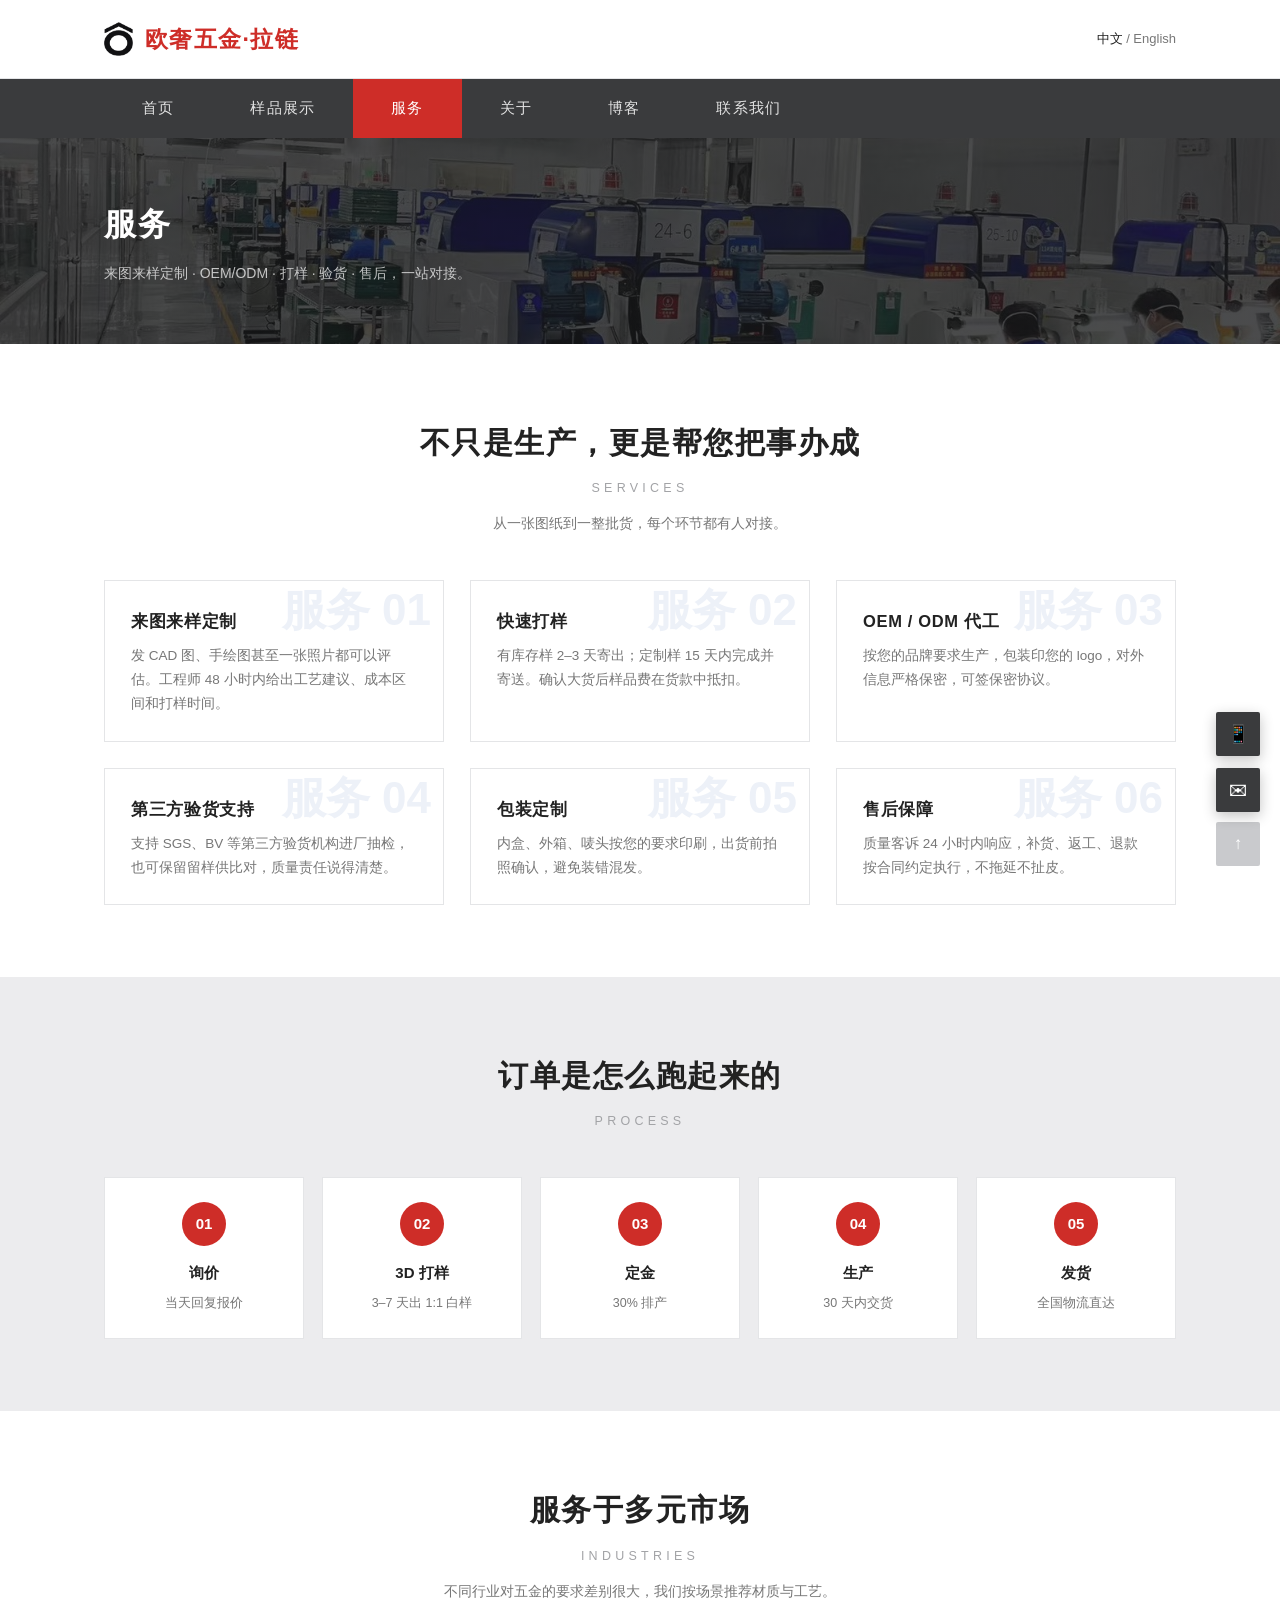
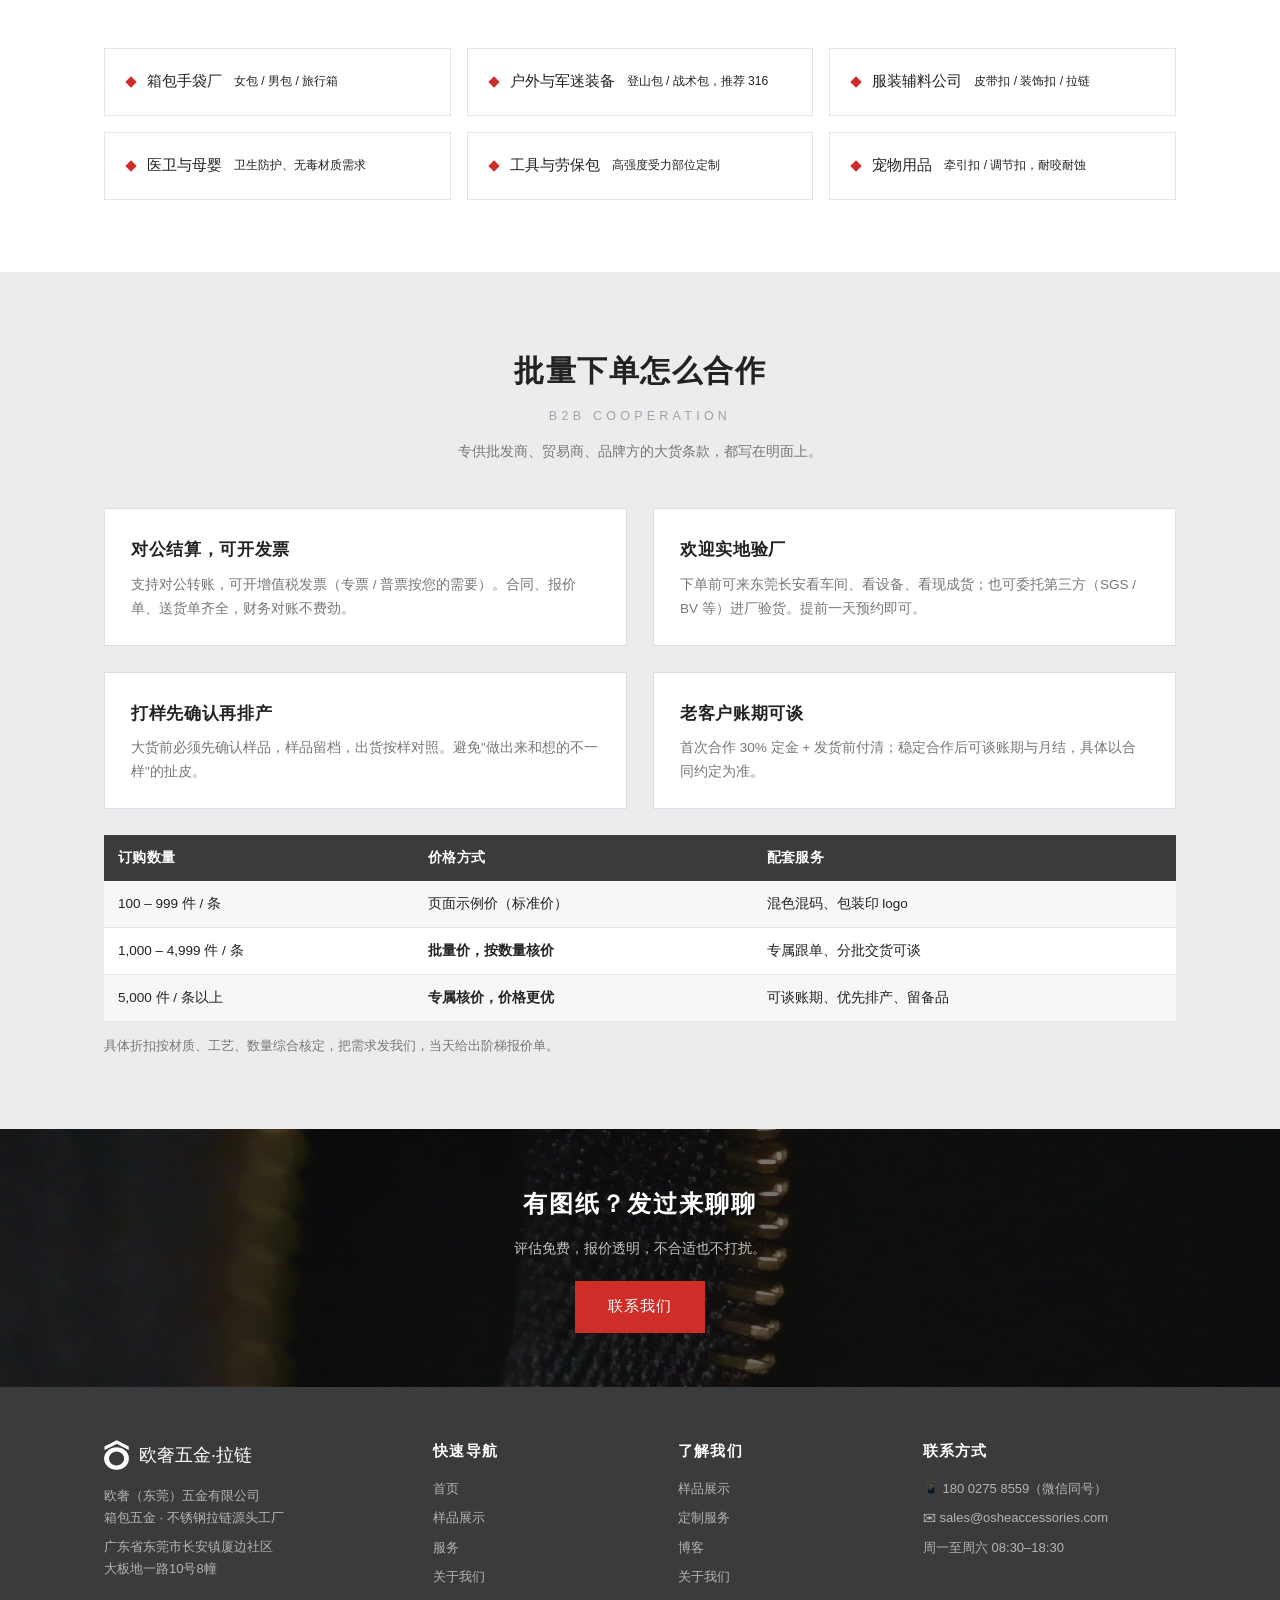
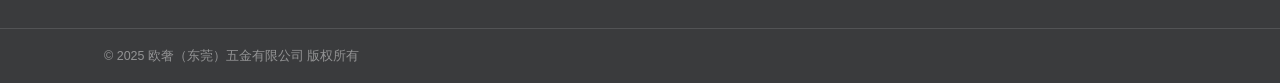
<file: services/index.html>
<!DOCTYPE html>
<html lang="zh-CN">
<head>
<meta charset="utf-8">
<meta name="viewport" content="width=device-width,initial-scale=1">
<title>定制服务 — 来图来样 | OEM代工 | 快速打样 | 欧奢五金</title>
<meta name="description" content="欧奢五金定制服务：来图来样定制、OEM/ODM 代工、2–15 天打样、支持第三方验货、包装印 logo、24 小时客诉响应。">
<link rel="canonical" href="https://oshee.cn/services">
<meta name="web3forms-verify" content="622fb2ca-f8a6-48c6-940f-2927be959635">
<link rel="icon" href="/favicon.ico" sizes="48x48">
<link rel="icon" type="image/png" sizes="32x32" href="/favicon-32.png">
<link rel="apple-touch-icon" href="/apple-touch-icon.png">
<meta property="og:type" content="website">
<meta property="og:site_name" content="欧奢五金">
<meta property="og:title" content="定制服务 — 来图来样 | OEM代工 | 快速打样 | 欧奢五金">
<meta property="og:description" content="欧奢五金定制服务：来图来样定制、OEM/ODM 代工、2–15 天打样、支持第三方验货、包装印 logo、24 小时客诉响应。">
<meta property="og:url" content="https://oshee.cn/services">
<meta property="og:image" content="https://oshee.cn/og-image.jpg">
<link rel="stylesheet" href="/assets/style.css?v=1795588083-23695">
</head>
<body>
<div class="topbar"><div class="wrap">
  <a class="brand" href="/"><span class="brand-mark"><img src="/images/brand-mark.png?v=1795588120-2834" alt=""></span>欧奢五金·拉链</a>
  <div class="lang"><span class="cur">中文</span>&nbsp;/&nbsp;<a href="https://osheaccessories.com/" target="_blank" rel="noopener">English</a></div>
</div></div>
<header class="nav">
  <div class="nav-in">
    <nav class="nav-links">
<a href="/">首页</a>
<a href="/samples/">样品展示</a>
<a class="on" href="/services/">服务</a>
<a href="/about/">关于</a>
<a href="/blog/">博客</a>
<a href="/contact/">联系我们</a>
    </nav>
  </div>
</header>
<section class="page-hero"><div class="wrap"><h1>服务</h1><p>来图来样定制 · OEM/ODM · 打样 · 验货 · 售后，一站对接。</p></div></section>
<main>

<section class="section">
  <div class="wrap">
    <div class="sec-head">
      <span class="bar">不只是生产，更是帮您把事办成</span>
      <span class="en">SERVICES</span><p>从一张图纸到一整批货，每个环节都有人对接。</p></div>
    <div class="grid grid-3">
      <div class="card"><span class="num">服务 01</span><h3>来图来样定制</h3><p>发 CAD 图、手绘图甚至一张照片都可以评估。工程师 48 小时内给出工艺建议、成本区间和打样时间。</p></div>
      <div class="card"><span class="num">服务 02</span><h3>快速打样</h3><p>有库存样 2–3 天寄出；定制样 15 天内完成并寄送。确认大货后样品费在货款中抵扣。</p></div>
      <div class="card"><span class="num">服务 03</span><h3>OEM / ODM 代工</h3><p>按您的品牌要求生产，包装印您的 logo，对外信息严格保密，可签保密协议。</p></div>
      <div class="card"><span class="num">服务 04</span><h3>第三方验货支持</h3><p>支持 SGS、BV 等第三方验货机构进厂抽检，也可保留留样供比对，质量责任说得清楚。</p></div>
      <div class="card"><span class="num">服务 05</span><h3>包装定制</h3><p>内盒、外箱、唛头按您的要求印刷，出货前拍照确认，避免装错混发。</p></div>
      <div class="card"><span class="num">服务 06</span><h3>售后保障</h3><p>质量客诉 24 小时内响应，补货、返工、退款按合同约定执行，不拖延不扯皮。</p></div>
    </div>
  </div>
</section>
<section class="section section--soft">
  <div class="wrap">
    <div class="sec-head">
      <span class="bar">订单是怎么跑起来的</span>
      <span class="en">PROCESS</span></div>
    <div class="steps">
      <div class="step"><b>询价</b><p>当天回复报价</p></div>
      <div class="step"><b>3D 打样</b><p>3–7 天出 1:1 白样</p></div>
      <div class="step"><b>定金</b><p>30% 排产</p></div>
      <div class="step"><b>生产</b><p>30 天内交货</p></div>
      <div class="step"><b>发货</b><p>全国物流直达</p></div>
    </div>
  </div>
</section>
<section class="section">
  <div class="wrap">
    <div class="sec-head">
      <span class="bar">服务于多元市场</span>
      <span class="en">INDUSTRIES</span><p>不同行业对五金的要求差别很大，我们按场景推荐材质与工艺。</p></div>
    <div class="chips">
      <div class="chip">箱包手袋厂<small>女包 / 男包 / 旅行箱</small></div>
      <div class="chip">户外与军迷装备<small>登山包 / 战术包，推荐 316</small></div>
      <div class="chip">服装辅料公司<small>皮带扣 / 装饰扣 / 拉链</small></div>
      <div class="chip">医卫与母婴<small>卫生防护、无毒材质需求</small></div>
      <div class="chip">工具与劳保包<small>高强度受力部位定制</small></div>
      <div class="chip">宠物用品<small>牵引扣 / 调节扣，耐咬耐蚀</small></div>
    </div>
  </div>
</section>
<section class="section section--soft">
  <div class="wrap">
    <div class="sec-head">
      <span class="bar">批量下单怎么合作</span>
      <span class="en">B2B COOPERATION</span><p>专供批发商、贸易商、品牌方的大货条款，都写在明面上。</p></div>
    <div class="grid grid-2" style="margin-bottom:26px">
      <div class="card"><h3>对公结算，可开发票</h3><p>支持对公转账，可开增值税发票（专票 / 普票按您的需要）。合同、报价单、送货单齐全，财务对账不费劲。</p></div>
      <div class="card"><h3>欢迎实地验厂</h3><p>下单前可来东莞长安看车间、看设备、看现成货；也可委托第三方（SGS / BV 等）进厂验货。提前一天预约即可。</p></div>
      <div class="card"><h3>打样先确认再排产</h3><p>大货前必须先确认样品，样品留档，出货按样对照。避免"做出来和想的不一样"的扯皮。</p></div>
      <div class="card"><h3>老客户账期可谈</h3><p>首次合作 30% 定金 + 发货前付清；稳定合作后可谈账期与月结，具体以合同约定为准。</p></div>
    </div>
    <table class="tbl">
      <tr><th>订购数量</th><th>价格方式</th><th>配套服务</th></tr>
      <tr><td>100 – 999 件 / 条</td><td>页面示例价（标准价）</td><td>混色混码、包装印 logo</td></tr>
      <tr><td>1,000 – 4,999 件 / 条</td><td><b>批量价，按数量核价</b></td><td>专属跟单、分批交货可谈</td></tr>
      <tr><td>5,000 件 / 条以上</td><td><b>专属核价，价格更优</b></td><td>可谈账期、优先排产、留备品</td></tr>
    </table>
    <p style="font-size:13px;color:var(--muted);margin-top:12px">具体折扣按材质、工艺、数量综合核定，把需求发我们，当天给出阶梯报价单。</p>
  </div>
</section>
<section class="banner" style="background-image:linear-gradient(rgba(16,16,18,.55),rgba(16,16,18,.62)),url(/images/zip-ring.jpg?v=1795518946-159370);background-size:cover;background-position:center"><div class="wrap"><h2>有图纸？发过来聊聊</h2><p>评估免费，报价透明，不合适也不打扰。</p><a class="btn btn-accent" href="/contact/">联系我们</a></div></section>
</main>
<footer class="footer">
  <div class="footer-in">
    <div>
      <div class="brand"><span class="brand-mark"><img src="/images/brand-mark-white.png?v=1795588120-2627" alt=""></span>欧奢五金·拉链</div>
      <p>欧奢（东莞）五金有限公司<br>箱包五金 · 不锈钢拉链源头工厂</p>
      <p>广东省东莞市长安镇厦边社区<br>大板地一路10号8幢</p>
    </div>
    <div>
      <h4>快速导航</h4>
      <a href="/">首页</a>
      <a href="/samples/">样品展示</a>
      <a href="/services/">服务</a>
      <a href="/about/">关于我们</a>
    </div>
    <div>
      <h4>了解我们</h4>
      <a href="/samples/">样品展示</a>
      <a href="/services/">定制服务</a>
      <a href="/blog/">博客</a>
      <a href="/about/">关于我们</a>
    </div>
    <div>
      <h4>联系方式</h4>
      <a href="tel:18002758559">📱 180 0275 8559（微信同号）</a>
      <a href="mailto:sales@osheaccessories.com">✉ sales@osheaccessories.com</a>
      <p>周一至周六 08:30–18:30</p>
    </div>
  </div>
  <div class="footer-bottom"><div class="fb-in">
    <span>© 2025 欧奢（东莞）五金有限公司 版权所有</span>
    <!-- ICP 备案通过后，在此加入备案号，例如：<span>粤ICP备XXXXXXXX号</span> -->
  </div></div>
</footer>

<div class="backtop"><button type="button" onclick="window.scrollTo({top:0,behavior:'smooth'})" aria-label="回到顶部">↑</button></div>
<div class="float">
  <div class="float-item">
    <button class="float-btn" type="button" data-panel="fTel" aria-label="电话微信">📱</button>
    <div class="float-panel" id="fTel">
      <b>电话 / 微信</b>
      <span class="fp-num">180 0275 8559（微信同号）</span>
    </div>
  </div>
  <div class="float-item">
    <button class="float-btn" type="button" data-panel="fMail" aria-label="邮箱">✉</button>
    <div class="float-panel" id="fMail">
      <b>电子邮箱</b>
      <span class="fp-num">sales@osheaccessories.com</span>
    </div>
  </div>
</div>
<script>
(function(){
  var slides=document.querySelectorAll('.hero .slide'), dots=document.querySelectorAll('.hero-dots span');
  if(slides.length && dots.length){
    var cur=0, timer=null;
    function show(i){
      cur=i;
      slides.forEach(function(s,j){ s.classList.toggle('on', j===i); });
      dots.forEach(function(d,j){ d.classList.toggle('on', j===i); });
    }
    function next(){ show((cur+1) % slides.length); }
    function arm(){ clearInterval(timer); timer=setInterval(next, 6000); }
    dots.forEach(function(d,i){ d.addEventListener('click', function(){ show(i); arm(); }); });
    arm();
  }
  var bar=document.querySelector('.float'); if(!bar) return;
  bar.addEventListener('click',function(e){
    var btn=e.target.closest('.float-btn');
    if(!btn) return;
    var item=btn.parentElement, was=item.classList.contains('open');
    bar.querySelectorAll('.float-item.open').forEach(function(x){x.classList.remove('open');});
    clearTimeout(bar._t);
    if(!was){
      item.classList.add('open');
      bar._t=setTimeout(function(){ bar.querySelectorAll('.float-item.open').forEach(function(x){x.classList.remove('open');}); },7000);
    }
  });
  document.addEventListener('click',function(e){ if(!bar.contains(e.target)) bar.querySelectorAll('.float-item.open').forEach(function(x){x.classList.remove('open');}); });
  document.addEventListener('keydown',function(e){ if(e.key==='Escape') bar.querySelectorAll('.float-item.open').forEach(function(x){x.classList.remove('open');}); });
  var p = new URLSearchParams(location.search);
  var ok = document.getElementById('formOk'), er = document.getElementById('formErr');
  var f = document.querySelector('form[action*="web3forms"]');
  var box = (p.get('sent') === '1' && ok) ? ok : (p.get('sent') === '0' && er) ? er : null;
  if (box && f) {
    box.hidden = false; f.insertBefore(box, f.firstChild);
    box.scrollIntoView({block:'center',behavior:'smooth'});
    setTimeout(function(){ box.classList.add('fade'); setTimeout(function(){ box.hidden = true; }, 700); }, 6000);
    history.replaceState(null, '', location.pathname);
  }
})();
</script>
</body>
</html>
</file>
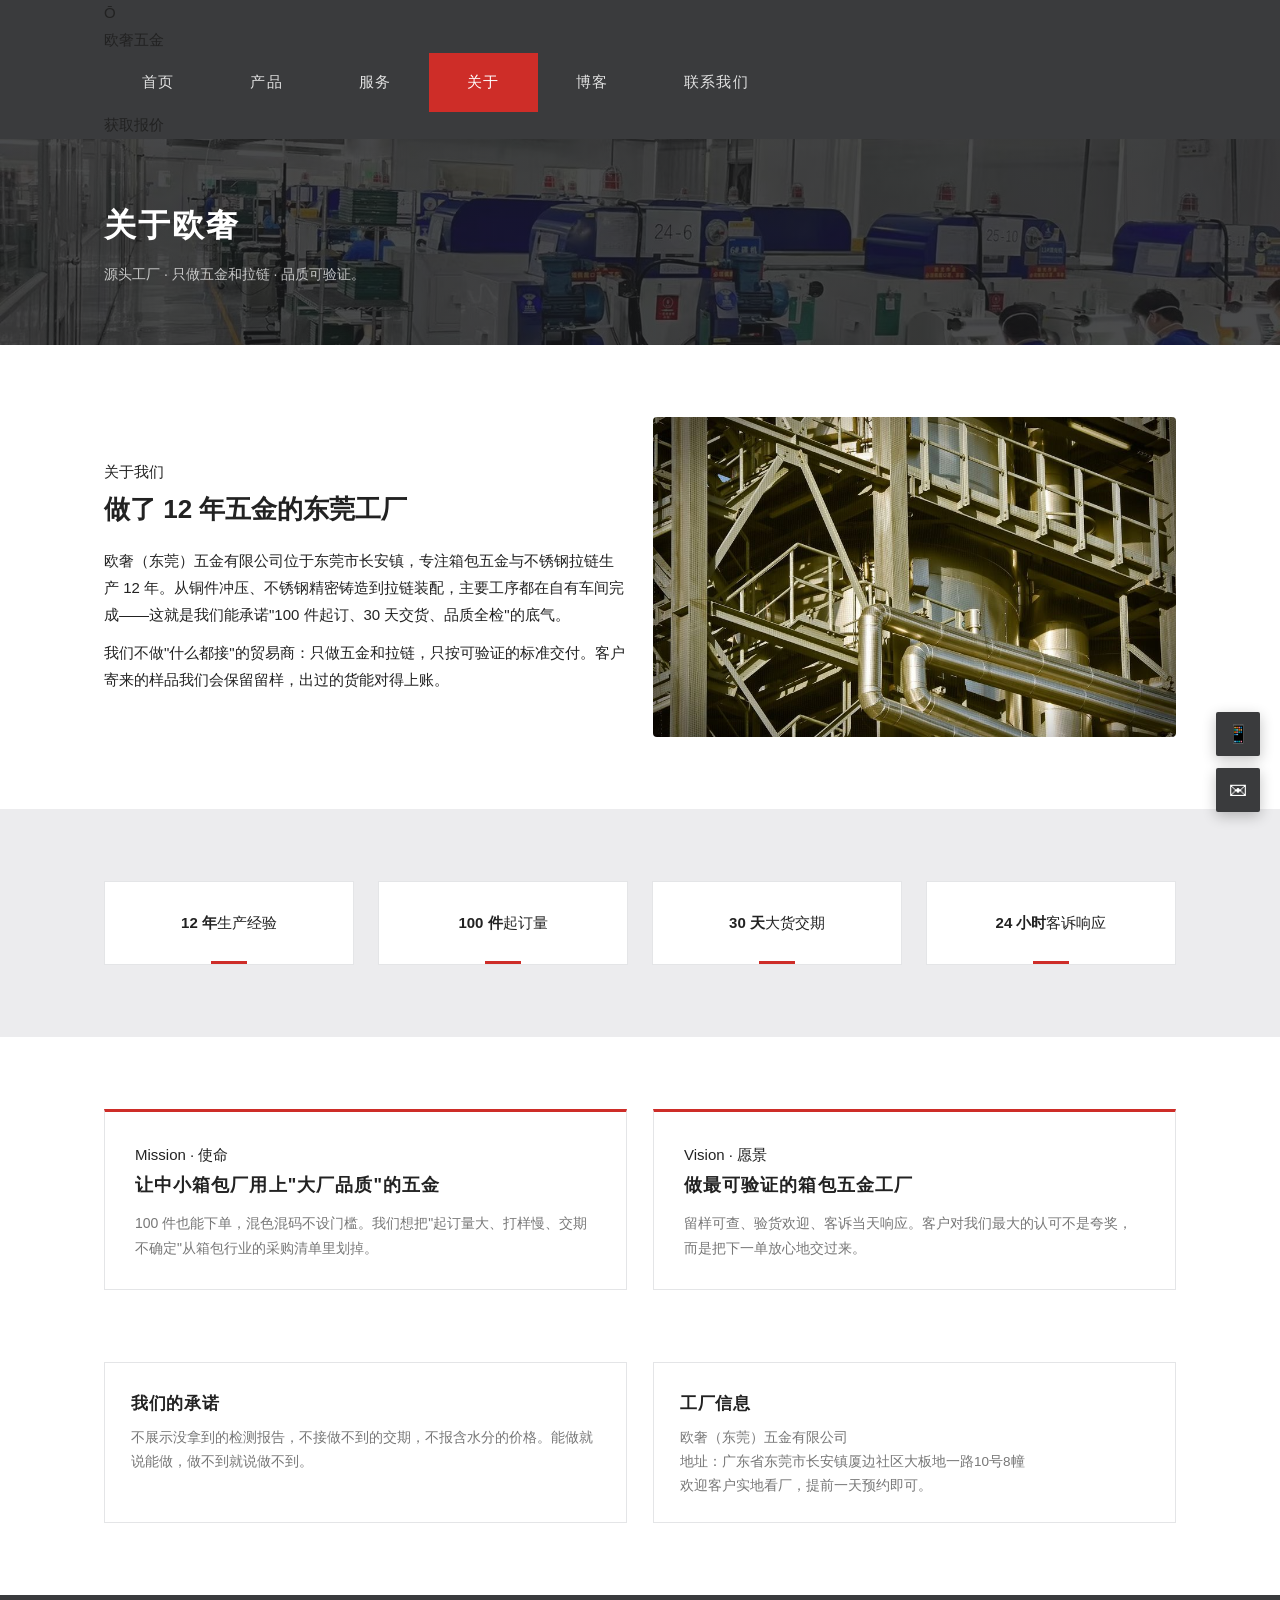
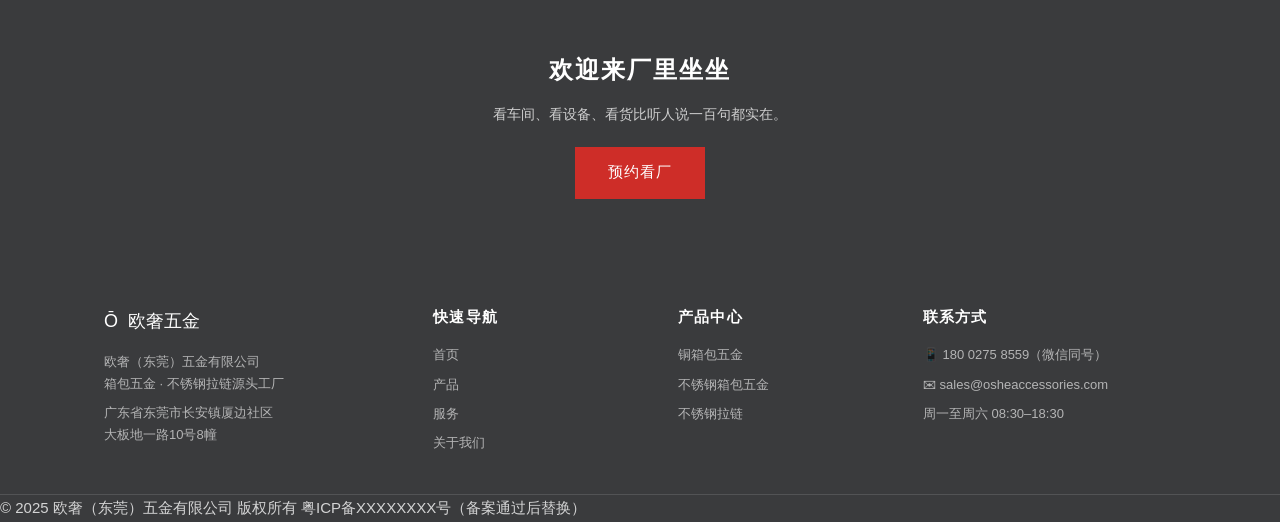
<file: oshe-cn/about/index.html>
<!DOCTYPE html>
<html lang="zh-CN">
<head>
<meta charset="utf-8">
<meta name="viewport" content="width=device-width,initial-scale=1">
<title>关于我们 — 12年箱包五金源头工厂 | 欧奢（东莞）五金有限公司</title>
<meta name="description" content="欧奢（东莞）五金有限公司：位于东莞长安，12 年箱包五金与不锈钢拉链生产经验，100 件起订，欢迎实地看厂。">
<link rel="canonical" href="https://oshee.cn/about">
<meta name="web3forms-verify" content="622fb2ca-f8a6-48c6-940f-2927be959635">
<link rel="icon" href="/favicon.ico" sizes="48x48">
<link rel="icon" type="image/png" sizes="32x32" href="/favicon-32.png">
<link rel="apple-touch-icon" href="/apple-touch-icon.png">
<meta property="og:type" content="website">
<meta property="og:site_name" content="欧奢五金">
<meta property="og:title" content="关于我们 — 12年箱包五金源头工厂 | 欧奢（东莞）五金有限公司">
<meta property="og:description" content="欧奢（东莞）五金有限公司：位于东莞长安，12 年箱包五金与不锈钢拉链生产经验，100 件起订，欢迎实地看厂。">
<meta property="og:url" content="https://oshee.cn/about">
<meta property="og:image" content="https://oshee.cn/og-image.jpg">
<link rel="stylesheet" href="/assets/style.css">
</head>
<body>
<header class="nav">
  <div class="nav-in">
    <a class="brand" href="/"><span class="brand-mark">Ō</span>欧奢五金</a>
    <nav class="nav-links">
<a href="/">首页</a>
<a href="/products/">产品</a>
<a href="/services/">服务</a>
<a class="on" href="/about/">关于</a>
<a href="/blog/">博客</a>
<a href="/contact/">联系我们</a>
    </nav>
    <a class="nav-cta" href="/contact/">获取报价</a>
  </div>
</header>
<section class="page-hero"><div class="wrap"><h1>关于欧奢</h1><p>源头工厂 · 只做五金和拉链 · 品质可验证。</p></div></section>
<main>

<section class="section">
  <div class="wrap">
    <div class="grid grid-2" style="align-items:center">
      <div>
        <span class="eyebrow">关于我们</span>
        <h2 style="font-size:26px;margin-bottom:16px">做了 12 年五金的东莞工厂</h2>
        <p style="font-size:15px;color:var(--ink-2)">欧奢（东莞）五金有限公司位于东莞市长安镇，专注箱包五金与不锈钢拉链生产 12 年。从铜件冲压、不锈钢精密铸造到拉链装配，主要工序都在自有车间完成——这就是我们能承诺"100 件起订、30 天交货、品质全检"的底气。</p>
        <p style="font-size:15px;color:var(--ink-2);margin-top:12px">我们不做"什么都接"的贸易商：只做五金和拉链，只按可验证的标准交付。客户寄来的样品我们会保留留样，出过的货能对得上账。</p>
      </div>
      <img src="/images/about-factory.jpg" alt="欧奢五金车间设备" style="width:100%;height:320px;object-fit:cover;border-radius:4px">
    </div>
  </div>
</section>
<section class="section section--soft">
  <div class="wrap">
    <div class="stats">
      <div class="stat"><b>12 年</b><span>生产经验</span></div>
      <div class="stat"><b>100 件</b><span>起订量</span></div>
      <div class="stat"><b>30 天</b><span>大货交期</span></div>
      <div class="stat"><b>24 小时</b><span>客诉响应</span></div>
    </div>
  </div>
</section>
<section class="section">
  <div class="wrap">
    <div class="mv">
      <div class="mv-card">
        <span class="en">Mission · 使命</span>
        <h3>让中小箱包厂用上"大厂品质"的五金</h3>
        <p>100 件也能下单，混色混码不设门槛。我们想把"起订量大、打样慢、交期不确定"从箱包行业的采购清单里划掉。</p>
      </div>
      <div class="mv-card">
        <span class="en">Vision · 愿景</span>
        <h3>做最可验证的箱包五金工厂</h3>
        <p>留样可查、验货欢迎、客诉当天响应。客户对我们最大的认可不是夸奖，而是把下一单放心地交过来。</p>
      </div>
    </div>
  </div>
</section>
<section class="section" style="padding-top:0">
  <div class="wrap">
    <div class="grid grid-2">
      <div class="card"><h3>我们的承诺</h3><p>不展示没拿到的检测报告，不接做不到的交期，不报含水分的价格。能做就说能做，做不到就说做不到。</p></div>
      <div class="card"><h3>工厂信息</h3><p>欧奢（东莞）五金有限公司<br>地址：广东省东莞市长安镇厦边社区大板地一路10号8幢<br>欢迎客户实地看厂，提前一天预约即可。</p></div>
    </div>
  </div>
</section>
<section class="banner"><div class="wrap"><h2>欢迎来厂里坐坐</h2><p>看车间、看设备、看货比听人说一百句都实在。</p><a class="btn btn-accent" href="/contact/">预约看厂</a></div></section>
</main>
<footer class="footer">
  <div class="footer-in">
    <div>
      <div class="brand"><span class="brand-mark">Ō</span>欧奢五金</div>
      <p>欧奢（东莞）五金有限公司<br>箱包五金 · 不锈钢拉链源头工厂</p>
      <p>广东省东莞市长安镇厦边社区<br>大板地一路10号8幢</p>
    </div>
    <div>
      <h4>快速导航</h4>
      <a href="/">首页</a>
      <a href="/products/">产品</a>
      <a href="/services/">服务</a>
      <a href="/about/">关于我们</a>
    </div>
    <div>
      <h4>产品中心</h4>
      <a href="/products/brass-hardware/">铜箱包五金</a>
      <a href="/products/stainless-hardware/">不锈钢箱包五金</a>
      <a href="/products/zipper/">不锈钢拉链</a>
    </div>
    <div>
      <h4>联系方式</h4>
      <a href="tel:18002758559">📱 180 0275 8559（微信同号）</a>
      <a href="mailto:sales@osheaccessories.com">✉ sales@osheaccessories.com</a>
      <p>周一至周六 08:30–18:30</p>
    </div>
  </div>
  <div class="footer-bottom">
    <span>© 2025 欧奢（东莞）五金有限公司 版权所有</span>
    <span><!-- ICP 备案通过后，把备案号放这里，例如：-->粤ICP备XXXXXXXX号（备案通过后替换）</span>
  </div>
</footer>

<div class="float">
  <div class="float-item">
    <button class="float-btn" type="button" data-panel="fTel" aria-label="电话微信">📱</button>
    <div class="float-panel" id="fTel">
      <b>电话 / 微信</b>
      <span class="fp-num">180 0275 8559（微信同号）</span>
    </div>
  </div>
  <div class="float-item">
    <button class="float-btn" type="button" data-panel="fMail" aria-label="邮箱">✉</button>
    <div class="float-panel" id="fMail">
      <b>电子邮箱</b>
      <span class="fp-num">sales@osheaccessories.com</span>
    </div>
  </div>
</div>
<script>
(function(){
  var bar=document.querySelector('.float'); if(!bar) return;
  bar.addEventListener('click',function(e){
    var btn=e.target.closest('.float-btn');
    if(!btn) return;
    var item=btn.parentElement, was=item.classList.contains('open');
    bar.querySelectorAll('.float-item.open').forEach(function(x){x.classList.remove('open');});
    clearTimeout(bar._t);
    if(!was){
      item.classList.add('open');
      bar._t=setTimeout(function(){ bar.querySelectorAll('.float-item.open').forEach(function(x){x.classList.remove('open');}); },7000);
    }
  });
  document.addEventListener('click',function(e){ if(!bar.contains(e.target)) bar.querySelectorAll('.float-item.open').forEach(function(x){x.classList.remove('open');}); });
  document.addEventListener('keydown',function(e){ if(e.key==='Escape') bar.querySelectorAll('.float-item.open').forEach(function(x){x.classList.remove('open');}); });
  var p = new URLSearchParams(location.search);
  var ok = document.getElementById('formOk'), er = document.getElementById('formErr');
  var f = document.querySelector('form[action*="web3forms"]');
  var box = (p.get('sent') === '1' && ok) ? ok : (p.get('sent') === '0' && er) ? er : null;
  if (box && f) {
    box.hidden = false; f.insertBefore(box, f.firstChild);
    box.scrollIntoView({block:'center',behavior:'smooth'});
    setTimeout(function(){ box.classList.add('fade'); setTimeout(function(){ box.hidden = true; }, 700); }, 6000);
    history.replaceState(null, '', location.pathname);
  }
});
</script>
</body>
</html>
</file>
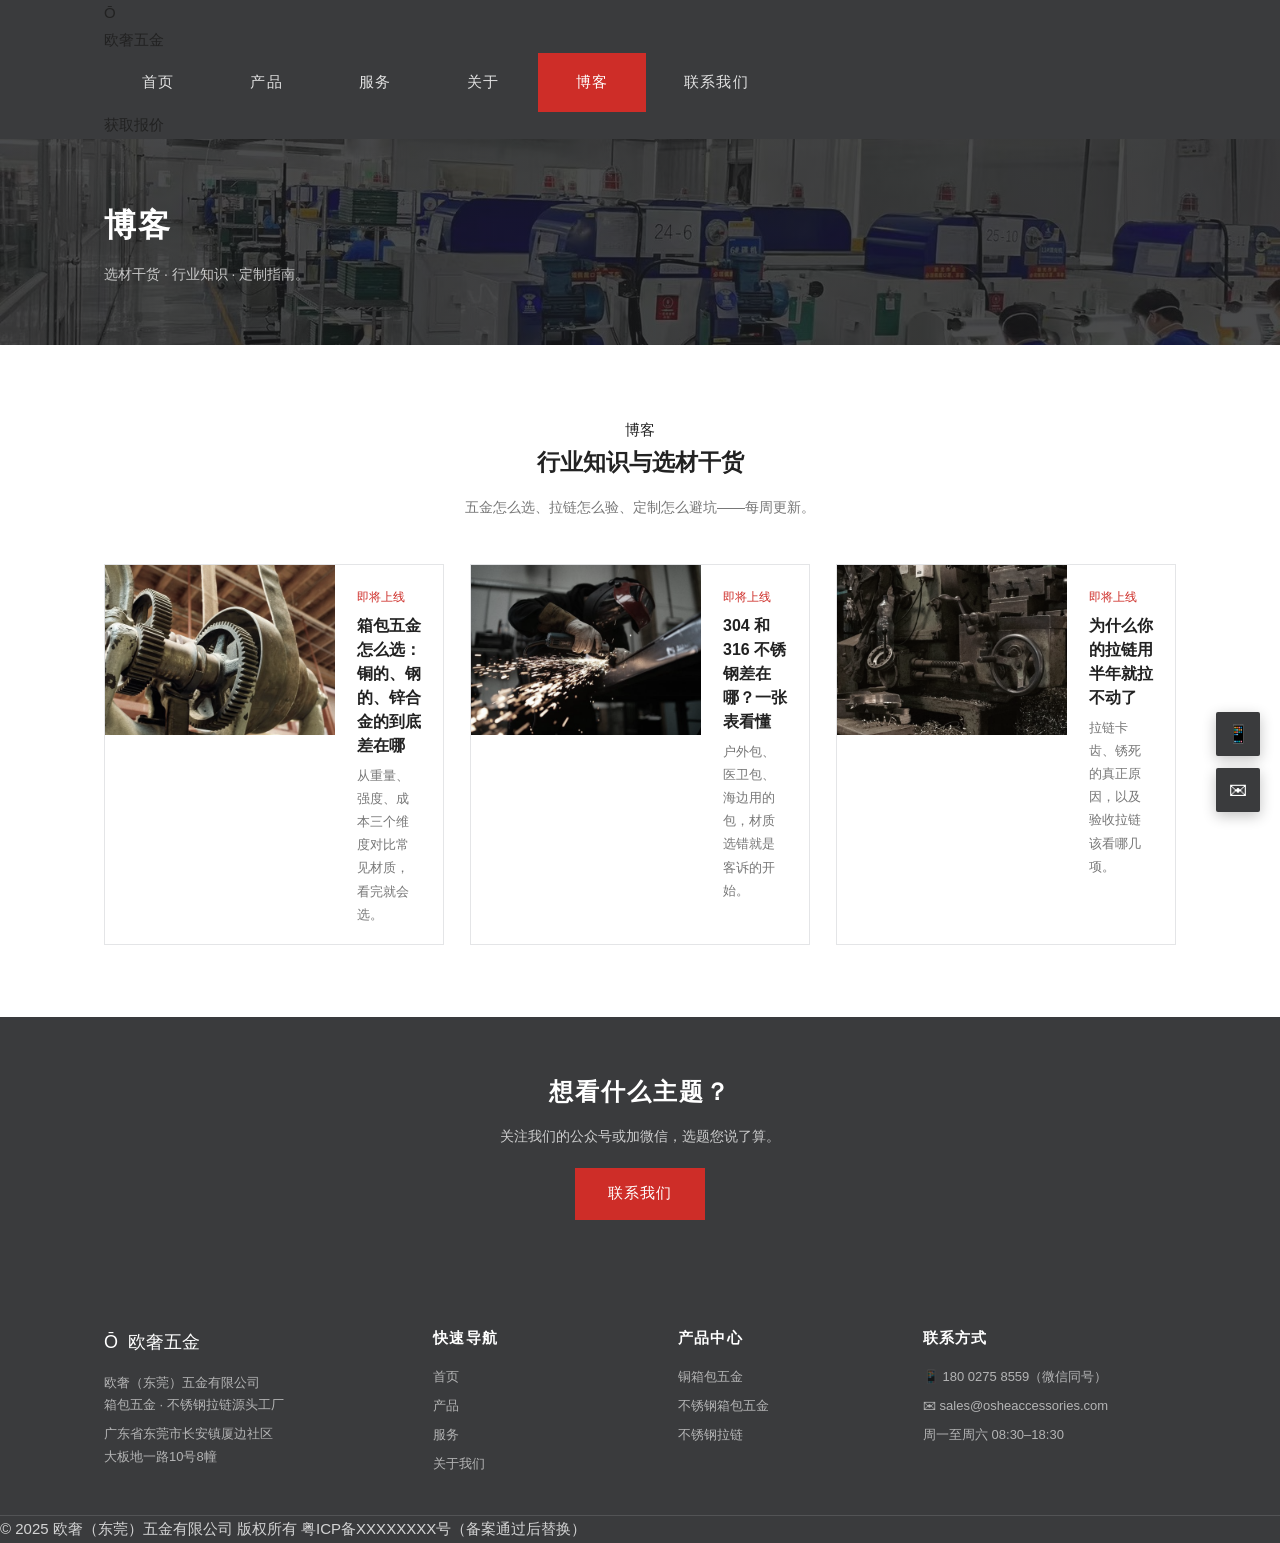
<file: oshe-cn/blog/index.html>
<!DOCTYPE html>
<html lang="zh-CN">
<head>
<meta charset="utf-8">
<meta name="viewport" content="width=device-width,initial-scale=1">
<title>博客 — 五金选材与行业干货 | 欧奢五金</title>
<meta name="description" content="欧奢五金博客：箱包五金选材、不锈钢知识、拉链验收与定制避坑指南，每周更新。">
<link rel="canonical" href="https://oshee.cn/blog">
<meta name="web3forms-verify" content="622fb2ca-f8a6-48c6-940f-2927be959635">
<link rel="icon" href="/favicon.ico" sizes="48x48">
<link rel="icon" type="image/png" sizes="32x32" href="/favicon-32.png">
<link rel="apple-touch-icon" href="/apple-touch-icon.png">
<meta property="og:type" content="website">
<meta property="og:site_name" content="欧奢五金">
<meta property="og:title" content="博客 — 五金选材与行业干货 | 欧奢五金">
<meta property="og:description" content="欧奢五金博客：箱包五金选材、不锈钢知识、拉链验收与定制避坑指南，每周更新。">
<meta property="og:url" content="https://oshee.cn/blog">
<meta property="og:image" content="https://oshee.cn/og-image.jpg">
<link rel="stylesheet" href="/assets/style.css">
</head>
<body>
<header class="nav">
  <div class="nav-in">
    <a class="brand" href="/"><span class="brand-mark">Ō</span>欧奢五金</a>
    <nav class="nav-links">
<a href="/">首页</a>
<a href="/products/">产品</a>
<a href="/services/">服务</a>
<a href="/about/">关于</a>
<a class="on" href="/blog/">博客</a>
<a href="/contact/">联系我们</a>
    </nav>
    <a class="nav-cta" href="/contact/">获取报价</a>
  </div>
</header>
<section class="page-hero"><div class="wrap"><h1>博客</h1><p>选材干货 · 行业知识 · 定制指南。</p></div></section>
<main>

<section class="section">
  <div class="wrap">
    <div class="sec-head"><span class="eyebrow">博客</span><h2>行业知识与选材干货</h2><p>五金怎么选、拉链怎么验、定制怎么避坑——每周更新。</p></div>
    <div class="grid grid-3">
      <div class="blog-item"><img class="blog-thumb" src="/images/blog-gears.jpg" alt="五金齿轮特写"><div class="blog-body"><span class="date">即将上线</span><h3>箱包五金怎么选：铜的、钢的、锌合金的到底差在哪</h3><p>从重量、强度、成本三个维度对比常见材质，看完就会选。</p></div></div>
      <div class="blog-item"><img class="blog-thumb" src="/images/blog-welding.jpg" alt="金属加工火花"><div class="blog-body"><span class="date">即将上线</span><h3>304 和 316 不锈钢差在哪？一张表看懂</h3><p>户外包、医卫包、海边用的包，材质选错就是客诉的开始。</p></div></div>
      <div class="blog-item"><img class="blog-thumb" src="/images/blog-lathe.jpg" alt="老式机床"><div class="blog-body"><span class="date">即将上线</span><h3>为什么你的拉链用半年就拉不动了</h3><p>拉链卡齿、锈死的真正原因，以及验收拉链该看哪几项。</p></div></div>
    </div>
  </div>
</section>
<section class="banner"><div class="wrap"><h2>想看什么主题？</h2><p>关注我们的公众号或加微信，选题您说了算。</p><a class="btn btn-accent" href="/contact/">联系我们</a></div></section>
</main>
<footer class="footer">
  <div class="footer-in">
    <div>
      <div class="brand"><span class="brand-mark">Ō</span>欧奢五金</div>
      <p>欧奢（东莞）五金有限公司<br>箱包五金 · 不锈钢拉链源头工厂</p>
      <p>广东省东莞市长安镇厦边社区<br>大板地一路10号8幢</p>
    </div>
    <div>
      <h4>快速导航</h4>
      <a href="/">首页</a>
      <a href="/products/">产品</a>
      <a href="/services/">服务</a>
      <a href="/about/">关于我们</a>
    </div>
    <div>
      <h4>产品中心</h4>
      <a href="/products/brass-hardware/">铜箱包五金</a>
      <a href="/products/stainless-hardware/">不锈钢箱包五金</a>
      <a href="/products/zipper/">不锈钢拉链</a>
    </div>
    <div>
      <h4>联系方式</h4>
      <a href="tel:18002758559">📱 180 0275 8559（微信同号）</a>
      <a href="mailto:sales@osheaccessories.com">✉ sales@osheaccessories.com</a>
      <p>周一至周六 08:30–18:30</p>
    </div>
  </div>
  <div class="footer-bottom">
    <span>© 2025 欧奢（东莞）五金有限公司 版权所有</span>
    <span><!-- ICP 备案通过后，把备案号放这里，例如：-->粤ICP备XXXXXXXX号（备案通过后替换）</span>
  </div>
</footer>

<div class="float">
  <div class="float-item">
    <button class="float-btn" type="button" data-panel="fTel" aria-label="电话微信">📱</button>
    <div class="float-panel" id="fTel">
      <b>电话 / 微信</b>
      <span class="fp-num">180 0275 8559（微信同号）</span>
    </div>
  </div>
  <div class="float-item">
    <button class="float-btn" type="button" data-panel="fMail" aria-label="邮箱">✉</button>
    <div class="float-panel" id="fMail">
      <b>电子邮箱</b>
      <span class="fp-num">sales@osheaccessories.com</span>
    </div>
  </div>
</div>
<script>
(function(){
  var bar=document.querySelector('.float'); if(!bar) return;
  bar.addEventListener('click',function(e){
    var btn=e.target.closest('.float-btn');
    if(!btn) return;
    var item=btn.parentElement, was=item.classList.contains('open');
    bar.querySelectorAll('.float-item.open').forEach(function(x){x.classList.remove('open');});
    clearTimeout(bar._t);
    if(!was){
      item.classList.add('open');
      bar._t=setTimeout(function(){ bar.querySelectorAll('.float-item.open').forEach(function(x){x.classList.remove('open');}); },7000);
    }
  });
  document.addEventListener('click',function(e){ if(!bar.contains(e.target)) bar.querySelectorAll('.float-item.open').forEach(function(x){x.classList.remove('open');}); });
  document.addEventListener('keydown',function(e){ if(e.key==='Escape') bar.querySelectorAll('.float-item.open').forEach(function(x){x.classList.remove('open');}); });
  var p = new URLSearchParams(location.search);
  var ok = document.getElementById('formOk'), er = document.getElementById('formErr');
  var f = document.querySelector('form[action*="web3forms"]');
  var box = (p.get('sent') === '1' && ok) ? ok : (p.get('sent') === '0' && er) ? er : null;
  if (box && f) {
    box.hidden = false; f.insertBefore(box, f.firstChild);
    box.scrollIntoView({block:'center',behavior:'smooth'});
    setTimeout(function(){ box.classList.add('fade'); setTimeout(function(){ box.hidden = true; }, 700); }, 6000);
    history.replaceState(null, '', location.pathname);
  }
});
</script>
</body>
</html>
</file>
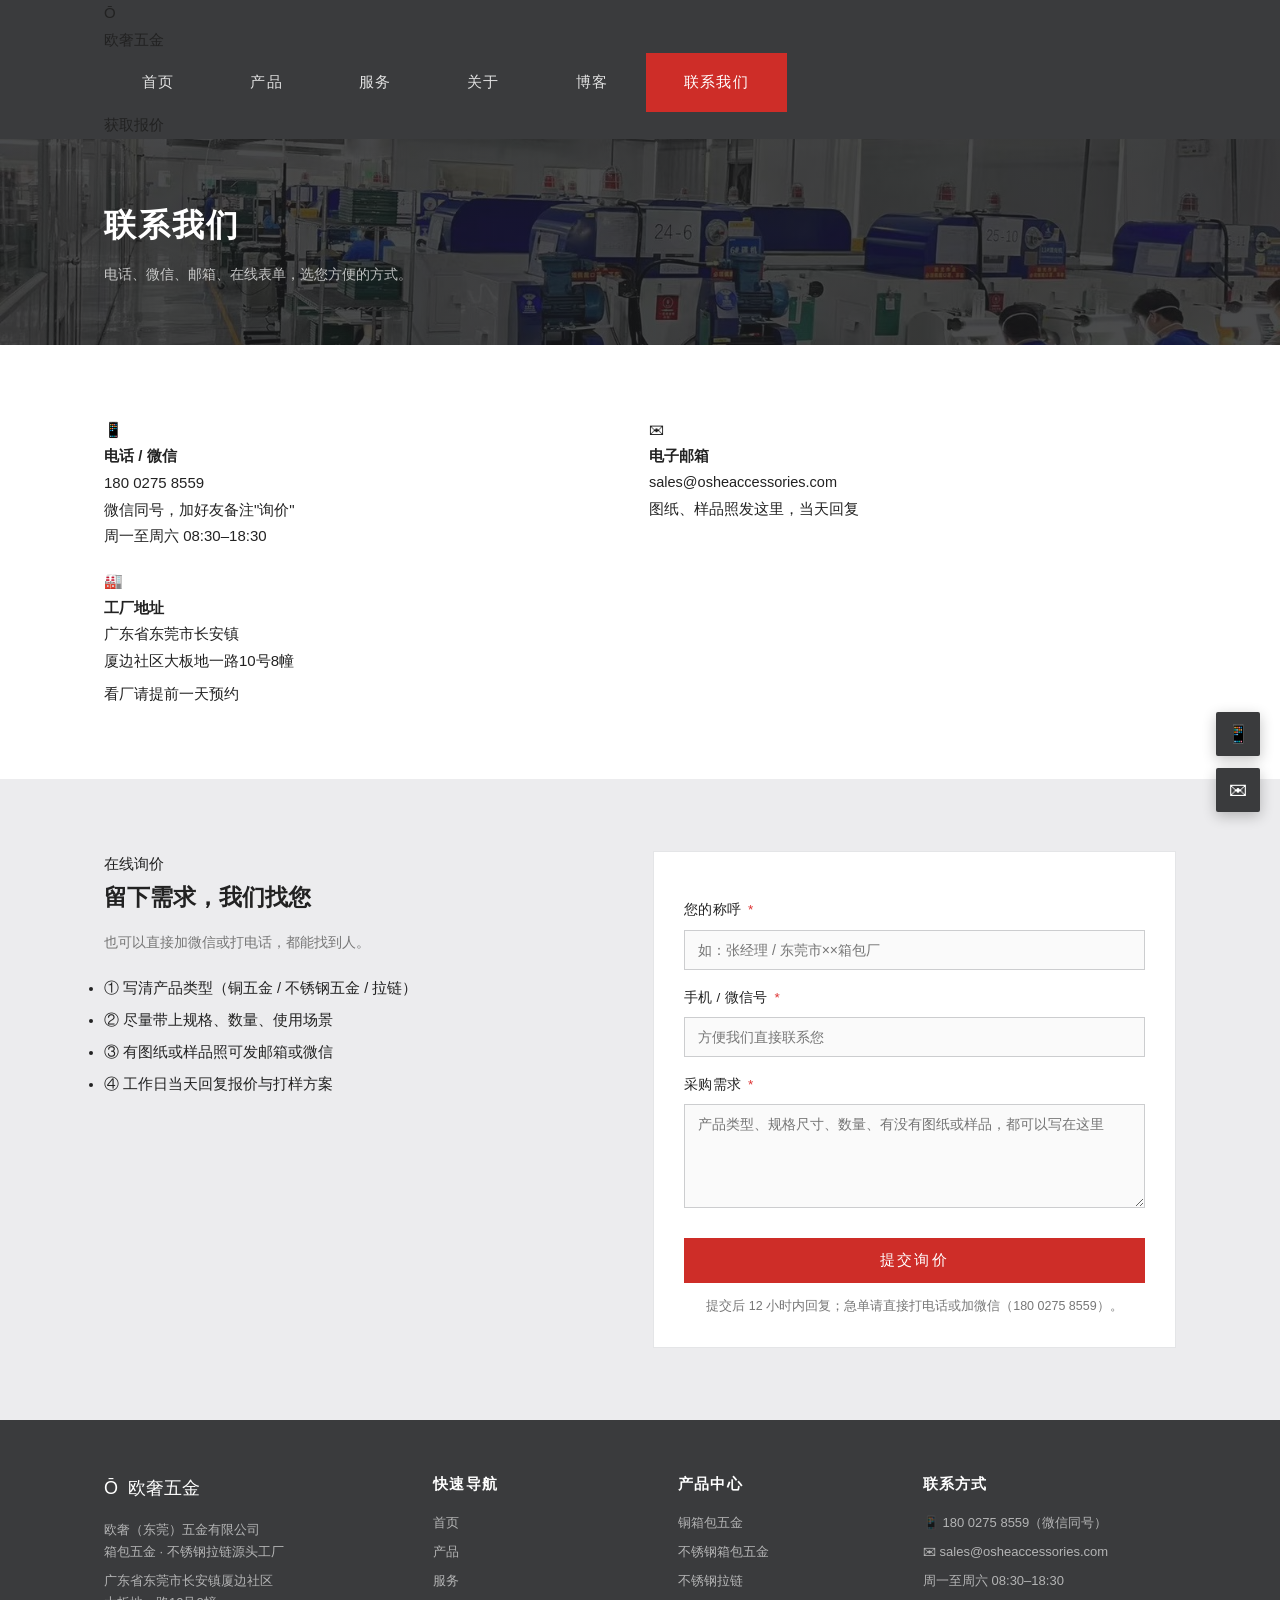
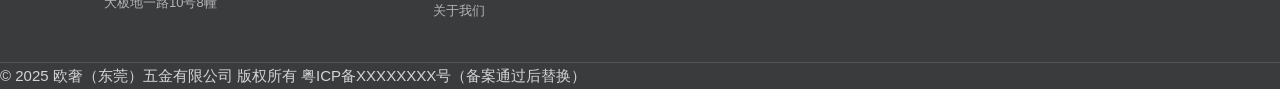
<file: oshe-cn/contact/index.html>
<!DOCTYPE html>
<html lang="zh-CN">
<head>
<meta charset="utf-8">
<meta name="viewport" content="width=device-width,initial-scale=1">
<title>联系我们 — 电话/微信/邮箱 | 欧奢五金</title>
<meta name="description" content="联系欧奢五金：电话/微信 180 0275 8559，邮箱 sales@osheaccessories.com，地址东莞市长安镇厦边社区大板地一路10号8幢，在线询价当天回复。">
<link rel="canonical" href="https://oshee.cn/contact">
<meta name="web3forms-verify" content="622fb2ca-f8a6-48c6-940f-2927be959635">
<link rel="icon" href="/favicon.ico" sizes="48x48">
<link rel="icon" type="image/png" sizes="32x32" href="/favicon-32.png">
<link rel="apple-touch-icon" href="/apple-touch-icon.png">
<meta property="og:type" content="website">
<meta property="og:site_name" content="欧奢五金">
<meta property="og:title" content="联系我们 — 电话/微信/邮箱 | 欧奢五金">
<meta property="og:description" content="联系欧奢五金：电话/微信 180 0275 8559，邮箱 sales@osheaccessories.com，地址东莞市长安镇厦边社区大板地一路10号8幢，在线询价当天回复。">
<meta property="og:url" content="https://oshee.cn/contact">
<meta property="og:image" content="https://oshee.cn/og-image.jpg">
<link rel="stylesheet" href="/assets/style.css">
</head>
<body>
<header class="nav">
  <div class="nav-in">
    <a class="brand" href="/"><span class="brand-mark">Ō</span>欧奢五金</a>
    <nav class="nav-links">
<a href="/">首页</a>
<a href="/products/">产品</a>
<a href="/services/">服务</a>
<a href="/about/">关于</a>
<a href="/blog/">博客</a>
<a class="on" href="/contact/">联系我们</a>
    </nav>
    <a class="nav-cta" href="/contact/">获取报价</a>
  </div>
</header>
<section class="page-hero"><div class="wrap"><h1>联系我们</h1><p>电话、微信、邮箱、在线表单，选您方便的方式。</p></div></section>
<main>

<section class="section">
  <div class="wrap">
    <div class="contact-cards">
      <div class="cc">
        <div class="ic">📱</div>
        <b>电话 / 微信</b>
        <p class="big">180 0275 8559</p>
        <p>微信同号，加好友备注"询价"<br>周一至周六 08:30–18:30</p>
      </div>
      <div class="cc">
        <div class="ic">✉</div>
        <b>电子邮箱</b>
        <p class="big" style="font-size:14.5px">sales@osheaccessories.com</p>
        <p>图纸、样品照发这里，当天回复</p>
      </div>
      <div class="cc">
        <div class="ic">🏭</div>
        <b>工厂地址</b>
        <p>广东省东莞市长安镇<br>厦边社区大板地一路10号8幢</p>
        <p style="margin-top:6px">看厂请提前一天预约</p>
      </div>
    </div>
  </div>
</section>
<section class="section section--soft" id="inquiry">
  <div class="wrap">
    <div class="grid grid-2" style="align-items:start">
      <div>
        <div class="sec-head" style="text-align:left;margin-bottom:18px"><span class="eyebrow">在线询价</span><h2>留下需求，我们找您</h2><p>也可以直接加微信或打电话，都能找到人。</p></div>
        <ul style="font-size:14.5px;color:var(--ink-2);line-height:2.2">
          <li>① 写清产品类型（铜五金 / 不锈钢五金 / 拉链）</li>
          <li>② 尽量带上规格、数量、使用场景</li>
          <li>③ 有图纸或样品照可发邮箱或微信</li>
          <li>④ 工作日当天回复报价与打样方案</li>
        </ul>
        <!-- 微信二维码：<img src="/images/wechat-qr.jpg" alt="微信二维码" width="150"> 生成二维码后取消注释 -->
      </div>
      <div class="form"><div class="form-ok" id="formOk" hidden><span><b>询价已提交，谢谢！</b>我们会在工作时间内 12 小时回复您。急事请直接拨打 180 0275 8559（微信同号）。</span></div>
<div class="form-err" id="formErr" hidden><span><b>提交失败。</b>请重试，或直接加微信 / 拨打 180 0275 8559。</span></div>
<form action="https://api.web3forms.com/submit" method="POST">
  <input type="hidden" name="access_key" value="622fb2ca-f8a6-48c6-940f-2927be959635">
  <input type="hidden" name="subject" value="内贸站询价 — 内贸站询价 — 联系我们页">
  <input type="hidden" name="from_name" value="欧奢内贸站">
  <input type="hidden" name="redirect_to" value="https://oshee.cn/contact/?sent=1">
  <input type="checkbox" name="botcheck" class="hp" style="display:none" tabindex="-1" autocomplete="off">
  <label>您的称呼 <span class="req">*</span></label>
  <input type="text" name="name" required placeholder="如：张经理 / 东莞市××箱包厂">
  <label>手机 / 微信号 <span class="req">*</span></label>
  <input type="text" name="phone" required placeholder="方便我们直接联系您">
  <label>采购需求 <span class="req">*</span></label>
  <textarea name="message" rows="5" required placeholder="产品类型、规格尺寸、数量、有没有图纸或样品，都可以写在这里"></textarea>
  <button class="btn btn-accent" type="submit">提交询价</button>
  <p class="form-note">提交后 12 小时内回复；急单请直接打电话或加微信（180 0275 8559）。</p>
</form></div>
    </div>
  </div>
</section>
</main>
<footer class="footer">
  <div class="footer-in">
    <div>
      <div class="brand"><span class="brand-mark">Ō</span>欧奢五金</div>
      <p>欧奢（东莞）五金有限公司<br>箱包五金 · 不锈钢拉链源头工厂</p>
      <p>广东省东莞市长安镇厦边社区<br>大板地一路10号8幢</p>
    </div>
    <div>
      <h4>快速导航</h4>
      <a href="/">首页</a>
      <a href="/products/">产品</a>
      <a href="/services/">服务</a>
      <a href="/about/">关于我们</a>
    </div>
    <div>
      <h4>产品中心</h4>
      <a href="/products/brass-hardware/">铜箱包五金</a>
      <a href="/products/stainless-hardware/">不锈钢箱包五金</a>
      <a href="/products/zipper/">不锈钢拉链</a>
    </div>
    <div>
      <h4>联系方式</h4>
      <a href="tel:18002758559">📱 180 0275 8559（微信同号）</a>
      <a href="mailto:sales@osheaccessories.com">✉ sales@osheaccessories.com</a>
      <p>周一至周六 08:30–18:30</p>
    </div>
  </div>
  <div class="footer-bottom">
    <span>© 2025 欧奢（东莞）五金有限公司 版权所有</span>
    <span><!-- ICP 备案通过后，把备案号放这里，例如：-->粤ICP备XXXXXXXX号（备案通过后替换）</span>
  </div>
</footer>

<div class="float">
  <div class="float-item">
    <button class="float-btn" type="button" data-panel="fTel" aria-label="电话微信">📱</button>
    <div class="float-panel" id="fTel">
      <b>电话 / 微信</b>
      <span class="fp-num">180 0275 8559（微信同号）</span>
    </div>
  </div>
  <div class="float-item">
    <button class="float-btn" type="button" data-panel="fMail" aria-label="邮箱">✉</button>
    <div class="float-panel" id="fMail">
      <b>电子邮箱</b>
      <span class="fp-num">sales@osheaccessories.com</span>
    </div>
  </div>
</div>
<script>
(function(){
  var bar=document.querySelector('.float'); if(!bar) return;
  bar.addEventListener('click',function(e){
    var btn=e.target.closest('.float-btn');
    if(!btn) return;
    var item=btn.parentElement, was=item.classList.contains('open');
    bar.querySelectorAll('.float-item.open').forEach(function(x){x.classList.remove('open');});
    clearTimeout(bar._t);
    if(!was){
      item.classList.add('open');
      bar._t=setTimeout(function(){ bar.querySelectorAll('.float-item.open').forEach(function(x){x.classList.remove('open');}); },7000);
    }
  });
  document.addEventListener('click',function(e){ if(!bar.contains(e.target)) bar.querySelectorAll('.float-item.open').forEach(function(x){x.classList.remove('open');}); });
  document.addEventListener('keydown',function(e){ if(e.key==='Escape') bar.querySelectorAll('.float-item.open').forEach(function(x){x.classList.remove('open');}); });
  var p = new URLSearchParams(location.search);
  var ok = document.getElementById('formOk'), er = document.getElementById('formErr');
  var f = document.querySelector('form[action*="web3forms"]');
  var box = (p.get('sent') === '1' && ok) ? ok : (p.get('sent') === '0' && er) ? er : null;
  if (box && f) {
    box.hidden = false; f.insertBefore(box, f.firstChild);
    box.scrollIntoView({block:'center',behavior:'smooth'});
    setTimeout(function(){ box.classList.add('fade'); setTimeout(function(){ box.hidden = true; }, 700); }, 6000);
    history.replaceState(null, '', location.pathname);
  }
});
</script>
</body>
</html>
</file>
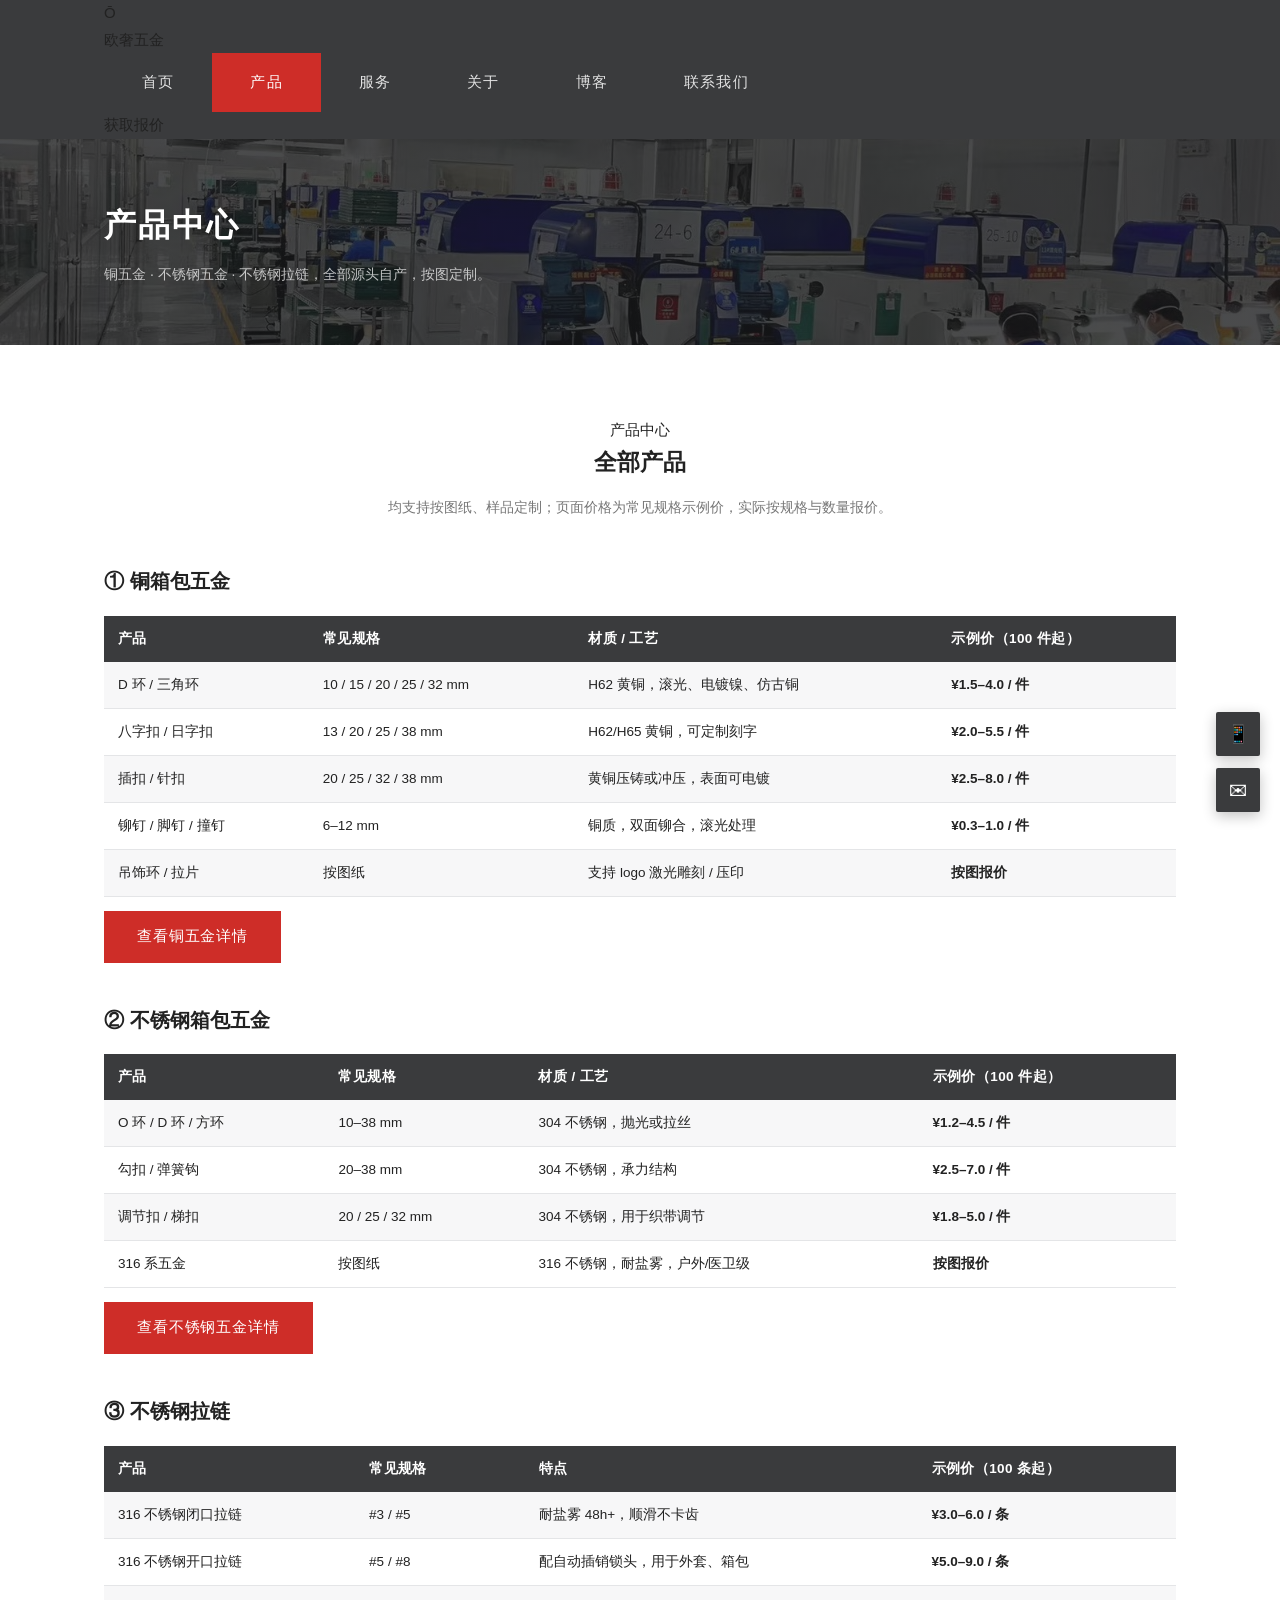
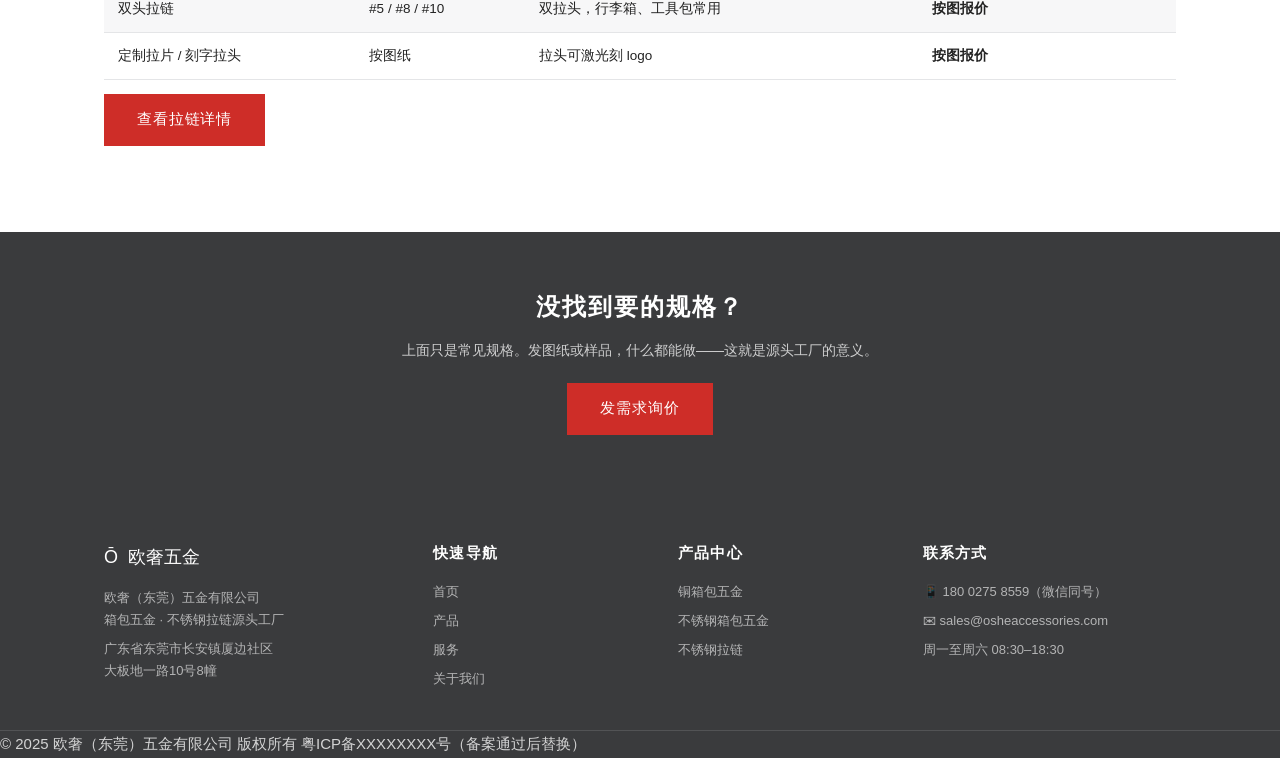
<file: oshe-cn/products/index.html>
<!DOCTYPE html>
<html lang="zh-CN">
<head>
<meta charset="utf-8">
<meta name="viewport" content="width=device-width,initial-scale=1">
<title>产品中心 — 铜五金 | 不锈钢五金 | 不锈钢拉链 | 欧奢五金</title>
<meta name="description" content="欧奢五金产品中心：铜箱包五金、不锈钢箱包五金、316 不锈钢拉链三大产品线，100 件起订，支持按图定制，人民币报价。">
<link rel="canonical" href="https://oshee.cn/products">
<meta name="web3forms-verify" content="622fb2ca-f8a6-48c6-940f-2927be959635">
<link rel="icon" href="/favicon.ico" sizes="48x48">
<link rel="icon" type="image/png" sizes="32x32" href="/favicon-32.png">
<link rel="apple-touch-icon" href="/apple-touch-icon.png">
<meta property="og:type" content="website">
<meta property="og:site_name" content="欧奢五金">
<meta property="og:title" content="产品中心 — 铜五金 | 不锈钢五金 | 不锈钢拉链 | 欧奢五金">
<meta property="og:description" content="欧奢五金产品中心：铜箱包五金、不锈钢箱包五金、316 不锈钢拉链三大产品线，100 件起订，支持按图定制，人民币报价。">
<meta property="og:url" content="https://oshee.cn/products">
<meta property="og:image" content="https://oshee.cn/og-image.jpg">
<link rel="stylesheet" href="/assets/style.css">
</head>
<body>
<header class="nav">
  <div class="nav-in">
    <a class="brand" href="/"><span class="brand-mark">Ō</span>欧奢五金</a>
    <nav class="nav-links">
<a href="/">首页</a>
<a class="on" href="/products/">产品</a>
<a href="/services/">服务</a>
<a href="/about/">关于</a>
<a href="/blog/">博客</a>
<a href="/contact/">联系我们</a>
    </nav>
    <a class="nav-cta" href="/contact/">获取报价</a>
  </div>
</header>
<section class="page-hero"><div class="wrap"><h1>产品中心</h1><p>铜五金 · 不锈钢五金 · 不锈钢拉链，全部源头自产，按图定制。</p></div></section>
<main>

<section class="section">
  <div class="wrap">
    <div class="sec-head">
      <span class="eyebrow">产品中心</span>
      <h2>全部产品</h2>
      <p>均支持按图纸、样品定制；页面价格为常见规格示例价，实际按规格与数量报价。</p>
    </div>

    <h3 style="font-size:20px;margin-bottom:16px">① 铜箱包五金</h3>
    <table class="tbl">
      <tr><th>产品</th><th>常见规格</th><th>材质 / 工艺</th><th>示例价（100 件起）</th></tr>
      <tr><td>D 环 / 三角环</td><td>10 / 15 / 20 / 25 / 32 mm</td><td>H62 黄铜，滚光、电镀镍、仿古铜</td><td><b>¥1.5–4.0 / 件</b></td></tr>
      <tr><td>八字扣 / 日字扣</td><td>13 / 20 / 25 / 38 mm</td><td>H62/H65 黄铜，可定制刻字</td><td><b>¥2.0–5.5 / 件</b></td></tr>
      <tr><td>插扣 / 针扣</td><td>20 / 25 / 32 / 38 mm</td><td>黄铜压铸或冲压，表面可电镀</td><td><b>¥2.5–8.0 / 件</b></td></tr>
      <tr><td>铆钉 / 脚钉 / 撞钉</td><td>6–12 mm</td><td>铜质，双面铆合，滚光处理</td><td><b>¥0.3–1.0 / 件</b></td></tr>
      <tr><td>吊饰环 / 拉片</td><td>按图纸</td><td>支持 logo 激光雕刻 / 压印</td><td><b>按图报价</b></td></tr>
    </table>
    <p style="margin:14px 0 40px"><a class="btn btn-accent" href="/products/brass-hardware/">查看铜五金详情</a></p>

    <h3 style="font-size:20px;margin-bottom:16px">② 不锈钢箱包五金</h3>
    <table class="tbl">
      <tr><th>产品</th><th>常见规格</th><th>材质 / 工艺</th><th>示例价（100 件起）</th></tr>
      <tr><td>O 环 / D 环 / 方环</td><td>10–38 mm</td><td>304 不锈钢，抛光或拉丝</td><td><b>¥1.2–4.5 / 件</b></td></tr>
      <tr><td>勾扣 / 弹簧钩</td><td>20–38 mm</td><td>304 不锈钢，承力结构</td><td><b>¥2.5–7.0 / 件</b></td></tr>
      <tr><td>调节扣 / 梯扣</td><td>20 / 25 / 32 mm</td><td>304 不锈钢，用于织带调节</td><td><b>¥1.8–5.0 / 件</b></td></tr>
      <tr><td>316 系五金</td><td>按图纸</td><td>316 不锈钢，耐盐雾，户外/医卫级</td><td><b>按图报价</b></td></tr>
    </table>
    <p style="margin:14px 0 40px"><a class="btn btn-accent" href="/products/stainless-hardware/">查看不锈钢五金详情</a></p>

    <h3 style="font-size:20px;margin-bottom:16px">③ 不锈钢拉链</h3>
    <table class="tbl">
      <tr><th>产品</th><th>常见规格</th><th>特点</th><th>示例价（100 条起）</th></tr>
      <tr><td>316 不锈钢闭口拉链</td><td>#3 / #5</td><td>耐盐雾 48h+，顺滑不卡齿</td><td><b>¥3.0–6.0 / 条</b></td></tr>
      <tr><td>316 不锈钢开口拉链</td><td>#5 / #8</td><td>配自动插销锁头，用于外套、箱包</td><td><b>¥5.0–9.0 / 条</b></td></tr>
      <tr><td>双头拉链</td><td>#5 / #8 / #10</td><td>双拉头，行李箱、工具包常用</td><td><b>按图报价</b></td></tr>
      <tr><td>定制拉片 / 刻字拉头</td><td>按图纸</td><td>拉头可激光刻 logo</td><td><b>按图报价</b></td></tr>
    </table>
    <p style="margin:14px 0"><a class="btn btn-accent" href="/products/zipper/">查看拉链详情</a></p>
  </div>
</section>

<section class="banner">
  <div class="wrap">
    <h2>没找到要的规格？</h2>
    <p>上面只是常见规格。发图纸或样品，什么都能做——这就是源头工厂的意义。</p>
    <a class="btn btn-accent" href="/contact/">发需求询价</a>
  </div>
</section>
</main>
<footer class="footer">
  <div class="footer-in">
    <div>
      <div class="brand"><span class="brand-mark">Ō</span>欧奢五金</div>
      <p>欧奢（东莞）五金有限公司<br>箱包五金 · 不锈钢拉链源头工厂</p>
      <p>广东省东莞市长安镇厦边社区<br>大板地一路10号8幢</p>
    </div>
    <div>
      <h4>快速导航</h4>
      <a href="/">首页</a>
      <a href="/products/">产品</a>
      <a href="/services/">服务</a>
      <a href="/about/">关于我们</a>
    </div>
    <div>
      <h4>产品中心</h4>
      <a href="/products/brass-hardware/">铜箱包五金</a>
      <a href="/products/stainless-hardware/">不锈钢箱包五金</a>
      <a href="/products/zipper/">不锈钢拉链</a>
    </div>
    <div>
      <h4>联系方式</h4>
      <a href="tel:18002758559">📱 180 0275 8559（微信同号）</a>
      <a href="mailto:sales@osheaccessories.com">✉ sales@osheaccessories.com</a>
      <p>周一至周六 08:30–18:30</p>
    </div>
  </div>
  <div class="footer-bottom">
    <span>© 2025 欧奢（东莞）五金有限公司 版权所有</span>
    <span><!-- ICP 备案通过后，把备案号放这里，例如：-->粤ICP备XXXXXXXX号（备案通过后替换）</span>
  </div>
</footer>

<div class="float">
  <div class="float-item">
    <button class="float-btn" type="button" data-panel="fTel" aria-label="电话微信">📱</button>
    <div class="float-panel" id="fTel">
      <b>电话 / 微信</b>
      <span class="fp-num">180 0275 8559（微信同号）</span>
    </div>
  </div>
  <div class="float-item">
    <button class="float-btn" type="button" data-panel="fMail" aria-label="邮箱">✉</button>
    <div class="float-panel" id="fMail">
      <b>电子邮箱</b>
      <span class="fp-num">sales@osheaccessories.com</span>
    </div>
  </div>
</div>
<script>
(function(){
  var bar=document.querySelector('.float'); if(!bar) return;
  bar.addEventListener('click',function(e){
    var btn=e.target.closest('.float-btn');
    if(!btn) return;
    var item=btn.parentElement, was=item.classList.contains('open');
    bar.querySelectorAll('.float-item.open').forEach(function(x){x.classList.remove('open');});
    clearTimeout(bar._t);
    if(!was){
      item.classList.add('open');
      bar._t=setTimeout(function(){ bar.querySelectorAll('.float-item.open').forEach(function(x){x.classList.remove('open');}); },7000);
    }
  });
  document.addEventListener('click',function(e){ if(!bar.contains(e.target)) bar.querySelectorAll('.float-item.open').forEach(function(x){x.classList.remove('open');}); });
  document.addEventListener('keydown',function(e){ if(e.key==='Escape') bar.querySelectorAll('.float-item.open').forEach(function(x){x.classList.remove('open');}); });
  var p = new URLSearchParams(location.search);
  var ok = document.getElementById('formOk'), er = document.getElementById('formErr');
  var f = document.querySelector('form[action*="web3forms"]');
  var box = (p.get('sent') === '1' && ok) ? ok : (p.get('sent') === '0' && er) ? er : null;
  if (box && f) {
    box.hidden = false; f.insertBefore(box, f.firstChild);
    box.scrollIntoView({block:'center',behavior:'smooth'});
    setTimeout(function(){ box.classList.add('fade'); setTimeout(function(){ box.hidden = true; }, 700); }, 6000);
    history.replaceState(null, '', location.pathname);
  }
});
</script>
</body>
</html>
</file>
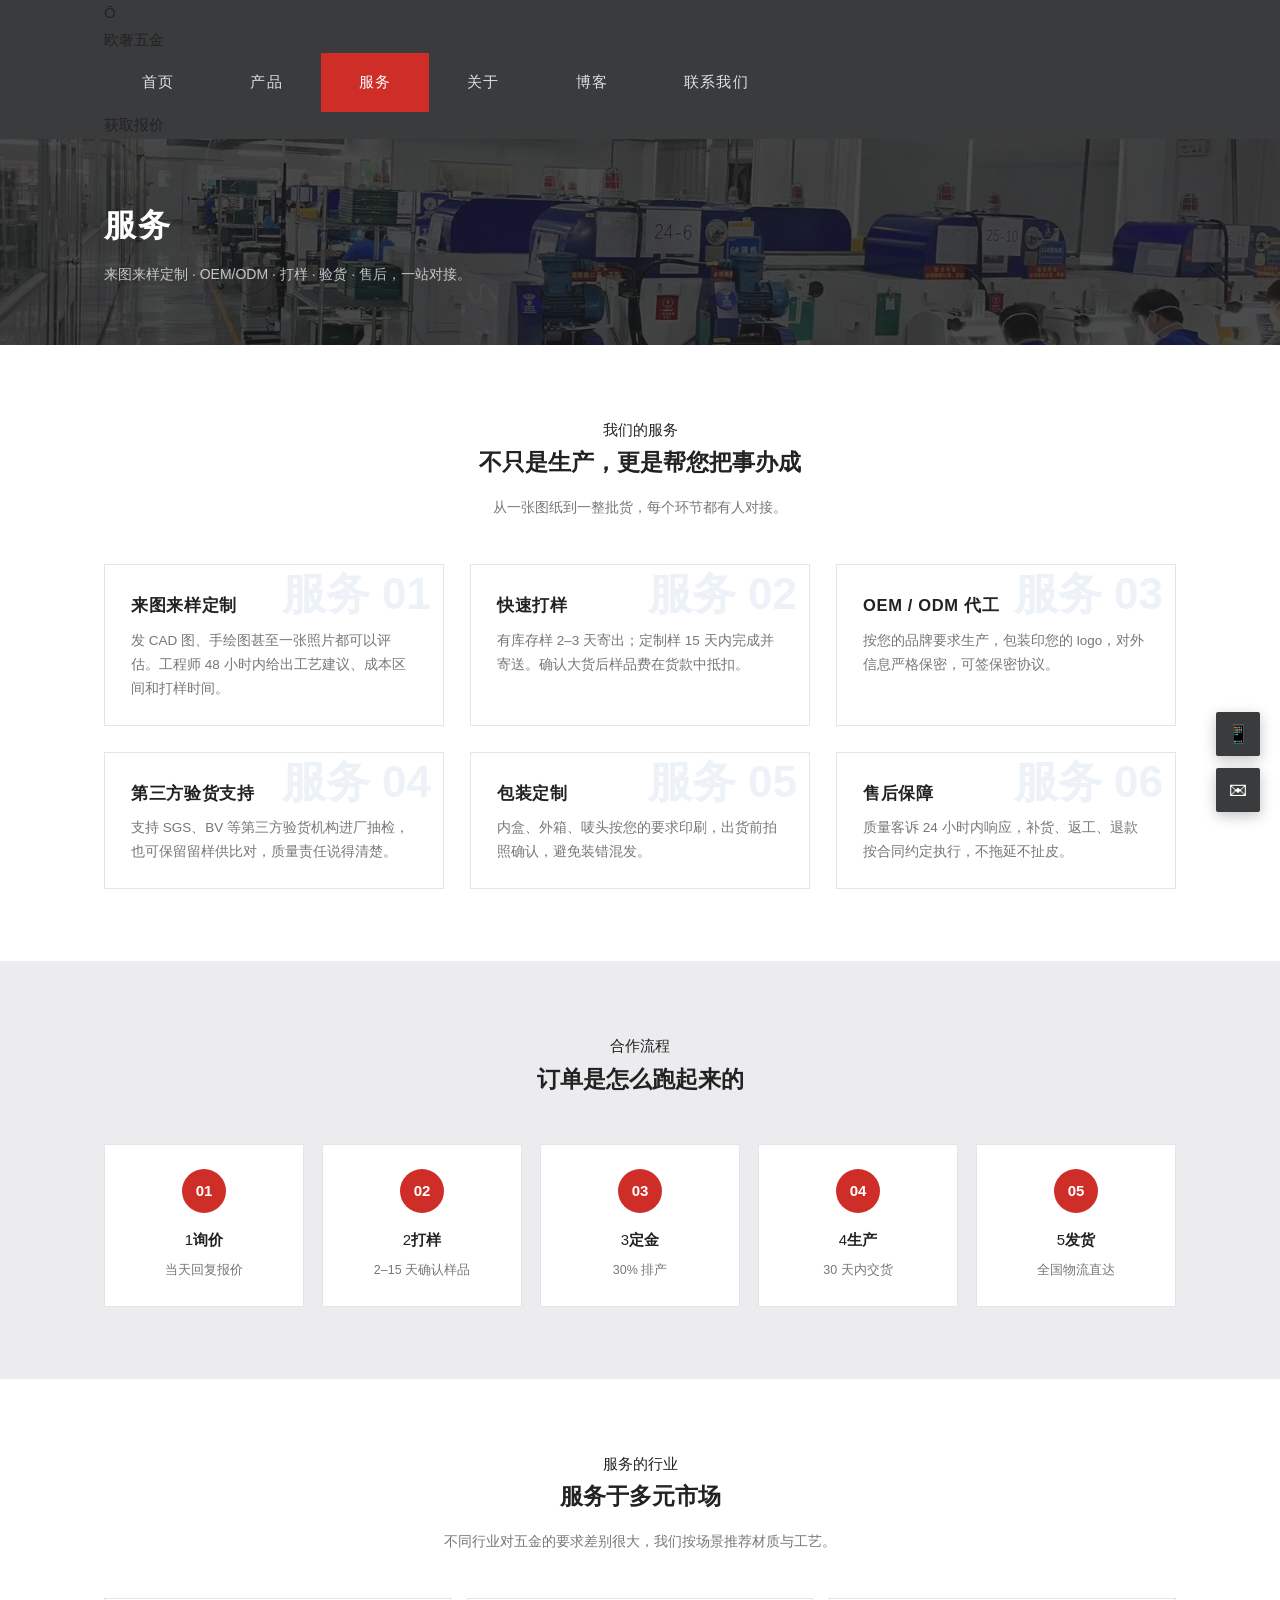
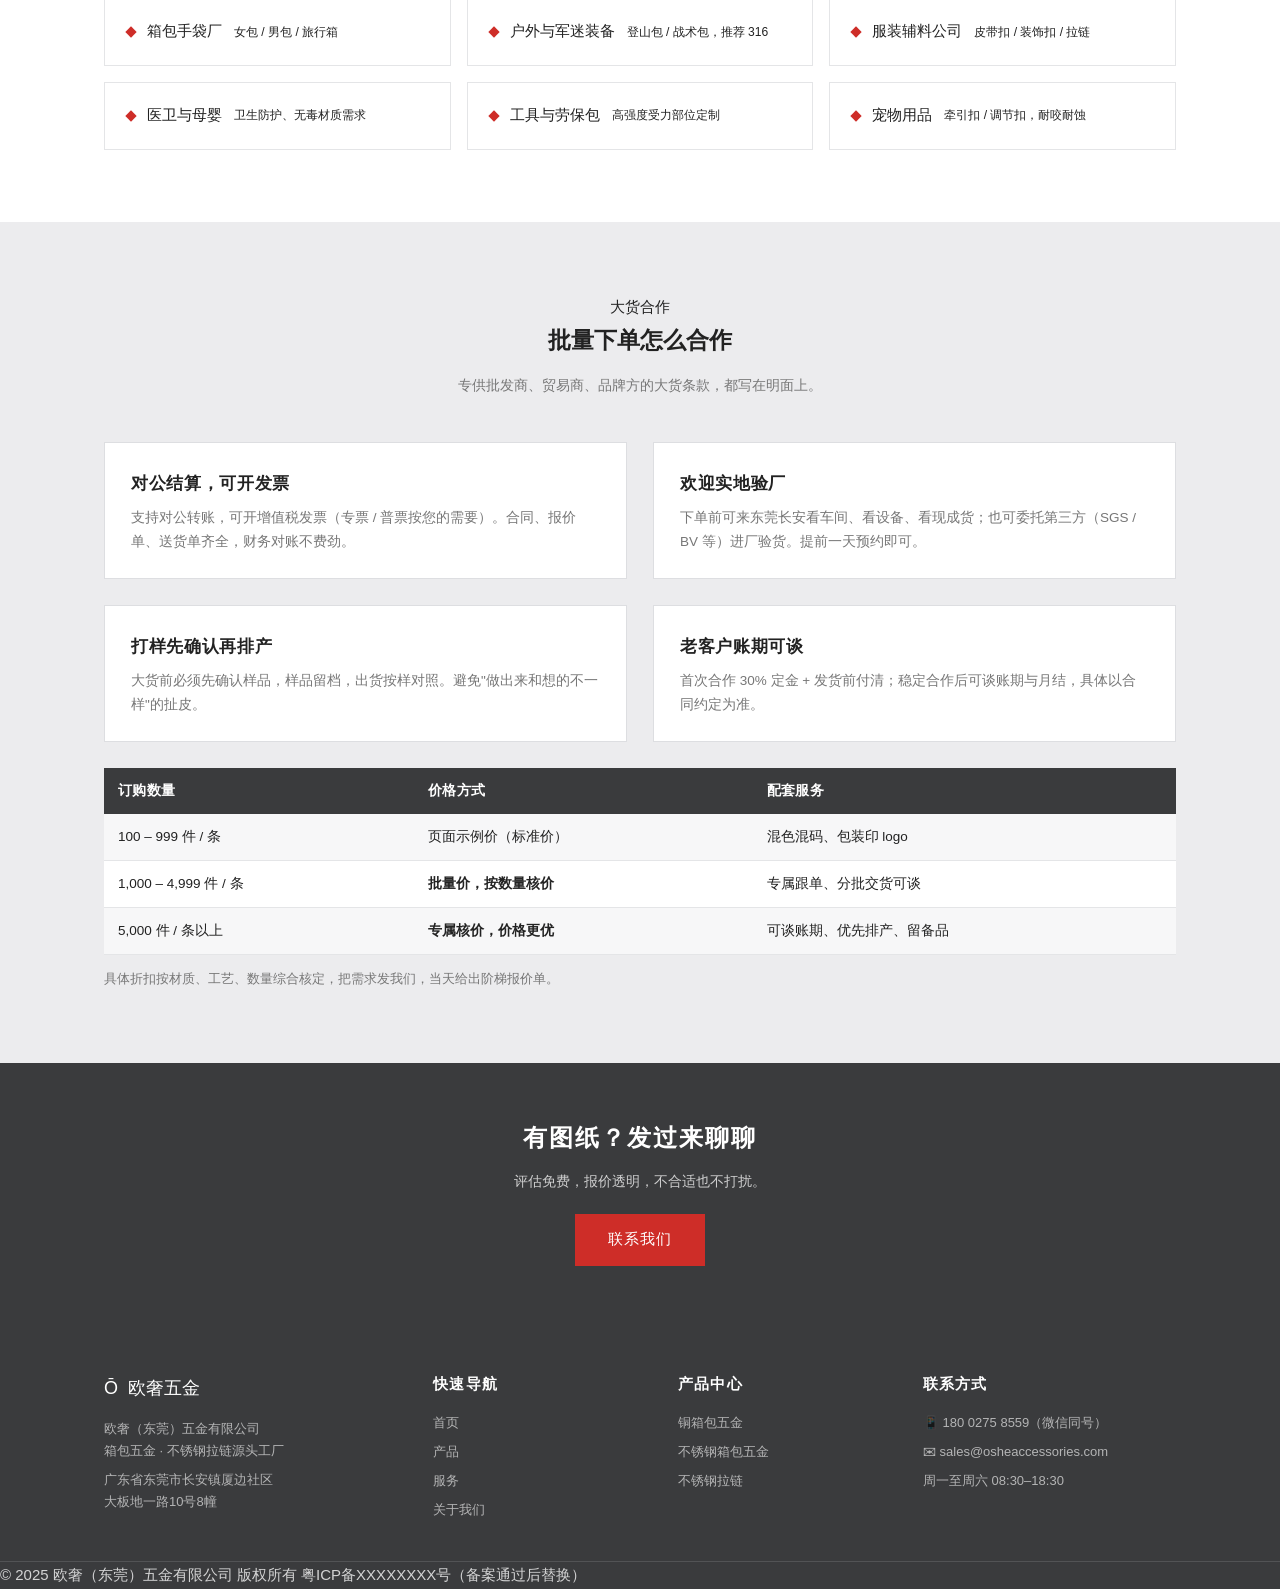
<file: oshe-cn/services/index.html>
<!DOCTYPE html>
<html lang="zh-CN">
<head>
<meta charset="utf-8">
<meta name="viewport" content="width=device-width,initial-scale=1">
<title>定制服务 — 来图来样 | OEM代工 | 快速打样 | 欧奢五金</title>
<meta name="description" content="欧奢五金定制服务：来图来样定制、OEM/ODM 代工、2–15 天打样、支持第三方验货、包装印 logo、24 小时客诉响应。">
<link rel="canonical" href="https://oshee.cn/services">
<meta name="web3forms-verify" content="622fb2ca-f8a6-48c6-940f-2927be959635">
<link rel="icon" href="/favicon.ico" sizes="48x48">
<link rel="icon" type="image/png" sizes="32x32" href="/favicon-32.png">
<link rel="apple-touch-icon" href="/apple-touch-icon.png">
<meta property="og:type" content="website">
<meta property="og:site_name" content="欧奢五金">
<meta property="og:title" content="定制服务 — 来图来样 | OEM代工 | 快速打样 | 欧奢五金">
<meta property="og:description" content="欧奢五金定制服务：来图来样定制、OEM/ODM 代工、2–15 天打样、支持第三方验货、包装印 logo、24 小时客诉响应。">
<meta property="og:url" content="https://oshee.cn/services">
<meta property="og:image" content="https://oshee.cn/og-image.jpg">
<link rel="stylesheet" href="/assets/style.css">
</head>
<body>
<header class="nav">
  <div class="nav-in">
    <a class="brand" href="/"><span class="brand-mark">Ō</span>欧奢五金</a>
    <nav class="nav-links">
<a href="/">首页</a>
<a href="/products/">产品</a>
<a class="on" href="/services/">服务</a>
<a href="/about/">关于</a>
<a href="/blog/">博客</a>
<a href="/contact/">联系我们</a>
    </nav>
    <a class="nav-cta" href="/contact/">获取报价</a>
  </div>
</header>
<section class="page-hero"><div class="wrap"><h1>服务</h1><p>来图来样定制 · OEM/ODM · 打样 · 验货 · 售后，一站对接。</p></div></section>
<main>

<section class="section">
  <div class="wrap">
    <div class="sec-head"><span class="eyebrow">我们的服务</span><h2>不只是生产，更是帮您把事办成</h2><p>从一张图纸到一整批货，每个环节都有人对接。</p></div>
    <div class="grid grid-3">
      <div class="card"><span class="num">服务 01</span><h3>来图来样定制</h3><p>发 CAD 图、手绘图甚至一张照片都可以评估。工程师 48 小时内给出工艺建议、成本区间和打样时间。</p></div>
      <div class="card"><span class="num">服务 02</span><h3>快速打样</h3><p>有库存样 2–3 天寄出；定制样 15 天内完成并寄送。确认大货后样品费在货款中抵扣。</p></div>
      <div class="card"><span class="num">服务 03</span><h3>OEM / ODM 代工</h3><p>按您的品牌要求生产，包装印您的 logo，对外信息严格保密，可签保密协议。</p></div>
      <div class="card"><span class="num">服务 04</span><h3>第三方验货支持</h3><p>支持 SGS、BV 等第三方验货机构进厂抽检，也可保留留样供比对，质量责任说得清楚。</p></div>
      <div class="card"><span class="num">服务 05</span><h3>包装定制</h3><p>内盒、外箱、唛头按您的要求印刷，出货前拍照确认，避免装错混发。</p></div>
      <div class="card"><span class="num">服务 06</span><h3>售后保障</h3><p>质量客诉 24 小时内响应，补货、返工、退款按合同约定执行，不拖延不扯皮。</p></div>
    </div>
  </div>
</section>
<section class="section section--soft">
  <div class="wrap">
    <div class="sec-head"><span class="eyebrow">合作流程</span><h2>订单是怎么跑起来的</h2></div>
    <div class="steps">
      <div class="step"><span class="no">1</span><b>询价</b><p>当天回复报价</p></div>
      <div class="step"><span class="no">2</span><b>打样</b><p>2–15 天确认样品</p></div>
      <div class="step"><span class="no">3</span><b>定金</b><p>30% 排产</p></div>
      <div class="step"><span class="no">4</span><b>生产</b><p>30 天内交货</p></div>
      <div class="step"><span class="no">5</span><b>发货</b><p>全国物流直达</p></div>
    </div>
  </div>
</section>
<section class="section">
  <div class="wrap">
    <div class="sec-head"><span class="eyebrow">服务的行业</span><h2>服务于多元市场</h2><p>不同行业对五金的要求差别很大，我们按场景推荐材质与工艺。</p></div>
    <div class="chips">
      <div class="chip">箱包手袋厂<small>女包 / 男包 / 旅行箱</small></div>
      <div class="chip">户外与军迷装备<small>登山包 / 战术包，推荐 316</small></div>
      <div class="chip">服装辅料公司<small>皮带扣 / 装饰扣 / 拉链</small></div>
      <div class="chip">医卫与母婴<small>卫生防护、无毒材质需求</small></div>
      <div class="chip">工具与劳保包<small>高强度受力部位定制</small></div>
      <div class="chip">宠物用品<small>牵引扣 / 调节扣，耐咬耐蚀</small></div>
    </div>
  </div>
</section>
<section class="section section--soft">
  <div class="wrap">
    <div class="sec-head"><span class="eyebrow">大货合作</span><h2>批量下单怎么合作</h2><p>专供批发商、贸易商、品牌方的大货条款，都写在明面上。</p></div>
    <div class="grid grid-2" style="margin-bottom:26px">
      <div class="card"><h3>对公结算，可开发票</h3><p>支持对公转账，可开增值税发票（专票 / 普票按您的需要）。合同、报价单、送货单齐全，财务对账不费劲。</p></div>
      <div class="card"><h3>欢迎实地验厂</h3><p>下单前可来东莞长安看车间、看设备、看现成货；也可委托第三方（SGS / BV 等）进厂验货。提前一天预约即可。</p></div>
      <div class="card"><h3>打样先确认再排产</h3><p>大货前必须先确认样品，样品留档，出货按样对照。避免"做出来和想的不一样"的扯皮。</p></div>
      <div class="card"><h3>老客户账期可谈</h3><p>首次合作 30% 定金 + 发货前付清；稳定合作后可谈账期与月结，具体以合同约定为准。</p></div>
    </div>
    <table class="tbl">
      <tr><th>订购数量</th><th>价格方式</th><th>配套服务</th></tr>
      <tr><td>100 – 999 件 / 条</td><td>页面示例价（标准价）</td><td>混色混码、包装印 logo</td></tr>
      <tr><td>1,000 – 4,999 件 / 条</td><td><b>批量价，按数量核价</b></td><td>专属跟单、分批交货可谈</td></tr>
      <tr><td>5,000 件 / 条以上</td><td><b>专属核价，价格更优</b></td><td>可谈账期、优先排产、留备品</td></tr>
    </table>
    <p style="font-size:13px;color:var(--muted);margin-top:12px">具体折扣按材质、工艺、数量综合核定，把需求发我们，当天给出阶梯报价单。</p>
  </div>
</section>
<section class="banner"><div class="wrap"><h2>有图纸？发过来聊聊</h2><p>评估免费，报价透明，不合适也不打扰。</p><a class="btn btn-accent" href="/contact/">联系我们</a></div></section>
</main>
<footer class="footer">
  <div class="footer-in">
    <div>
      <div class="brand"><span class="brand-mark">Ō</span>欧奢五金</div>
      <p>欧奢（东莞）五金有限公司<br>箱包五金 · 不锈钢拉链源头工厂</p>
      <p>广东省东莞市长安镇厦边社区<br>大板地一路10号8幢</p>
    </div>
    <div>
      <h4>快速导航</h4>
      <a href="/">首页</a>
      <a href="/products/">产品</a>
      <a href="/services/">服务</a>
      <a href="/about/">关于我们</a>
    </div>
    <div>
      <h4>产品中心</h4>
      <a href="/products/brass-hardware/">铜箱包五金</a>
      <a href="/products/stainless-hardware/">不锈钢箱包五金</a>
      <a href="/products/zipper/">不锈钢拉链</a>
    </div>
    <div>
      <h4>联系方式</h4>
      <a href="tel:18002758559">📱 180 0275 8559（微信同号）</a>
      <a href="mailto:sales@osheaccessories.com">✉ sales@osheaccessories.com</a>
      <p>周一至周六 08:30–18:30</p>
    </div>
  </div>
  <div class="footer-bottom">
    <span>© 2025 欧奢（东莞）五金有限公司 版权所有</span>
    <span><!-- ICP 备案通过后，把备案号放这里，例如：-->粤ICP备XXXXXXXX号（备案通过后替换）</span>
  </div>
</footer>

<div class="float">
  <div class="float-item">
    <button class="float-btn" type="button" data-panel="fTel" aria-label="电话微信">📱</button>
    <div class="float-panel" id="fTel">
      <b>电话 / 微信</b>
      <span class="fp-num">180 0275 8559（微信同号）</span>
    </div>
  </div>
  <div class="float-item">
    <button class="float-btn" type="button" data-panel="fMail" aria-label="邮箱">✉</button>
    <div class="float-panel" id="fMail">
      <b>电子邮箱</b>
      <span class="fp-num">sales@osheaccessories.com</span>
    </div>
  </div>
</div>
<script>
(function(){
  var bar=document.querySelector('.float'); if(!bar) return;
  bar.addEventListener('click',function(e){
    var btn=e.target.closest('.float-btn');
    if(!btn) return;
    var item=btn.parentElement, was=item.classList.contains('open');
    bar.querySelectorAll('.float-item.open').forEach(function(x){x.classList.remove('open');});
    clearTimeout(bar._t);
    if(!was){
      item.classList.add('open');
      bar._t=setTimeout(function(){ bar.querySelectorAll('.float-item.open').forEach(function(x){x.classList.remove('open');}); },7000);
    }
  });
  document.addEventListener('click',function(e){ if(!bar.contains(e.target)) bar.querySelectorAll('.float-item.open').forEach(function(x){x.classList.remove('open');}); });
  document.addEventListener('keydown',function(e){ if(e.key==='Escape') bar.querySelectorAll('.float-item.open').forEach(function(x){x.classList.remove('open');}); });
  var p = new URLSearchParams(location.search);
  var ok = document.getElementById('formOk'), er = document.getElementById('formErr');
  var f = document.querySelector('form[action*="web3forms"]');
  var box = (p.get('sent') === '1' && ok) ? ok : (p.get('sent') === '0' && er) ? er : null;
  if (box && f) {
    box.hidden = false; f.insertBefore(box, f.firstChild);
    box.scrollIntoView({block:'center',behavior:'smooth'});
    setTimeout(function(){ box.classList.add('fade'); setTimeout(function(){ box.hidden = true; }, 700); }, 6000);
    history.replaceState(null, '', location.pathname);
  }
});
</script>
</body>
</html>
</file>
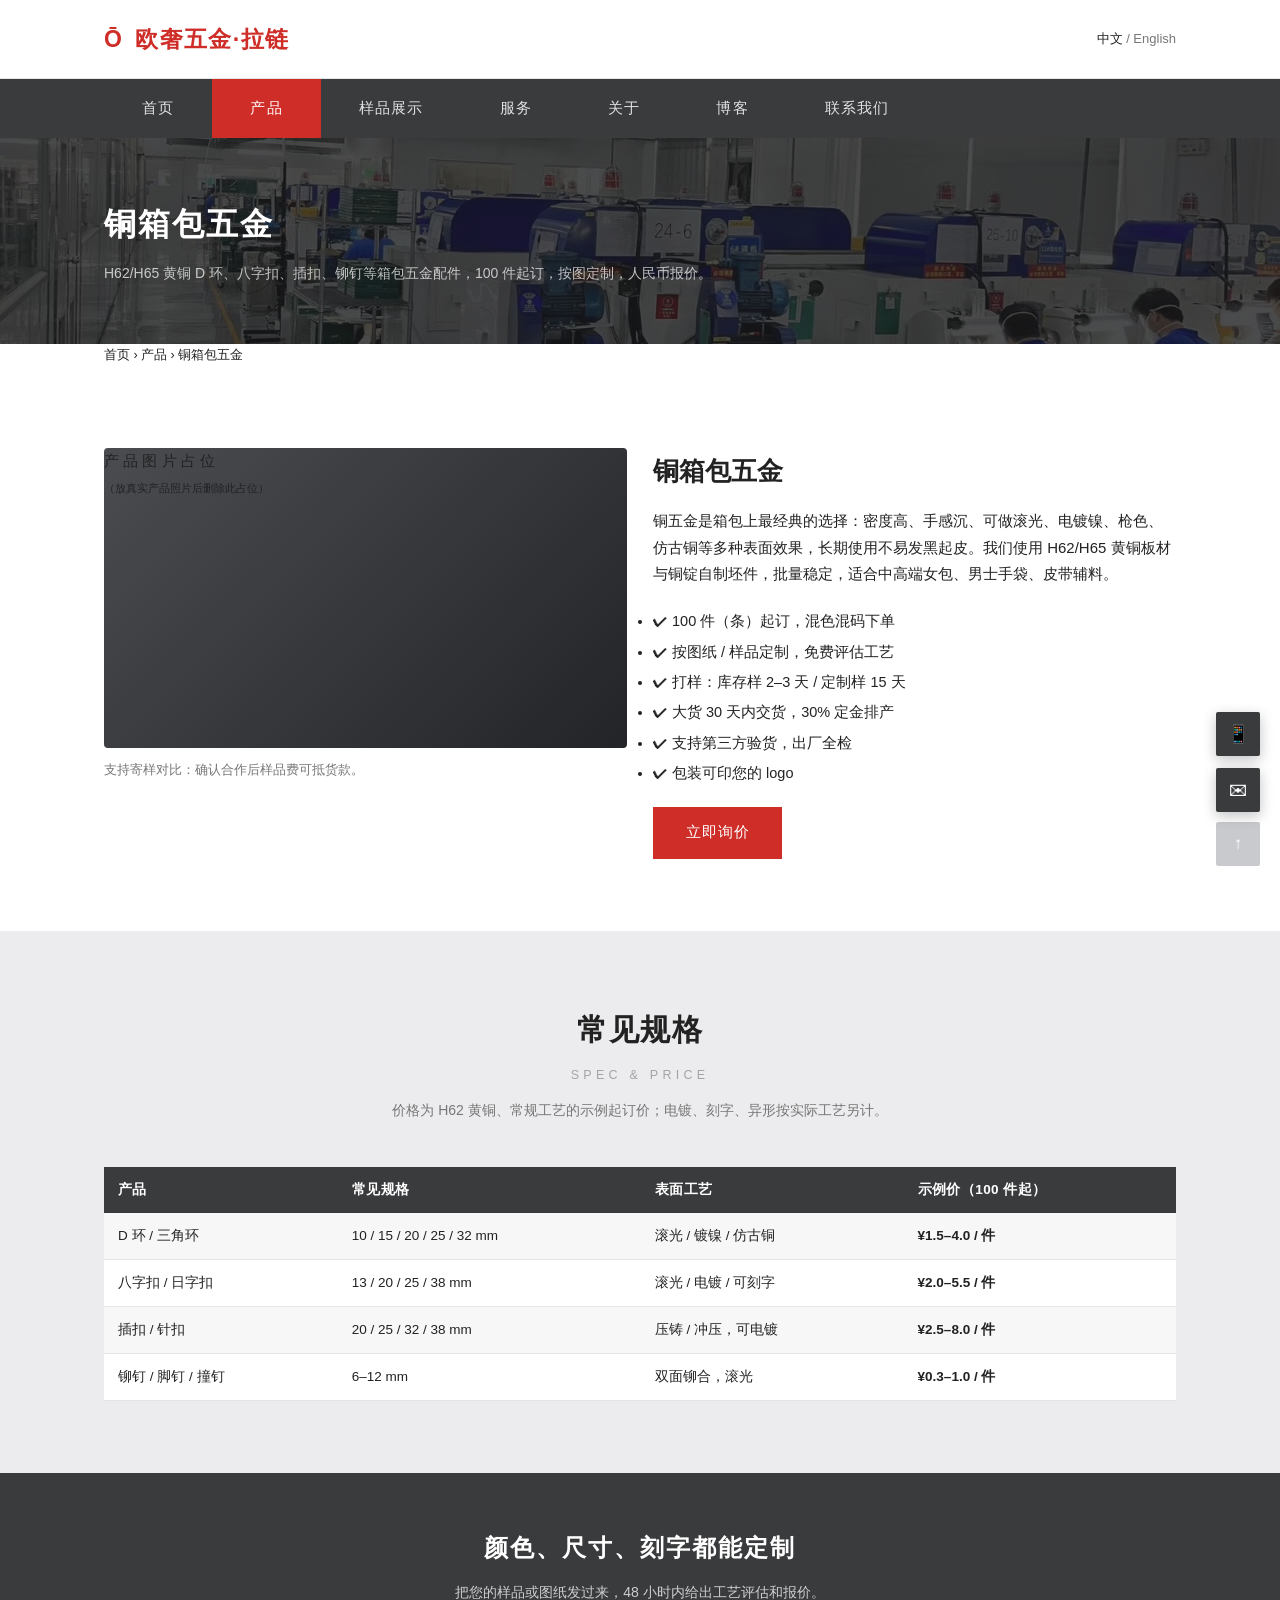
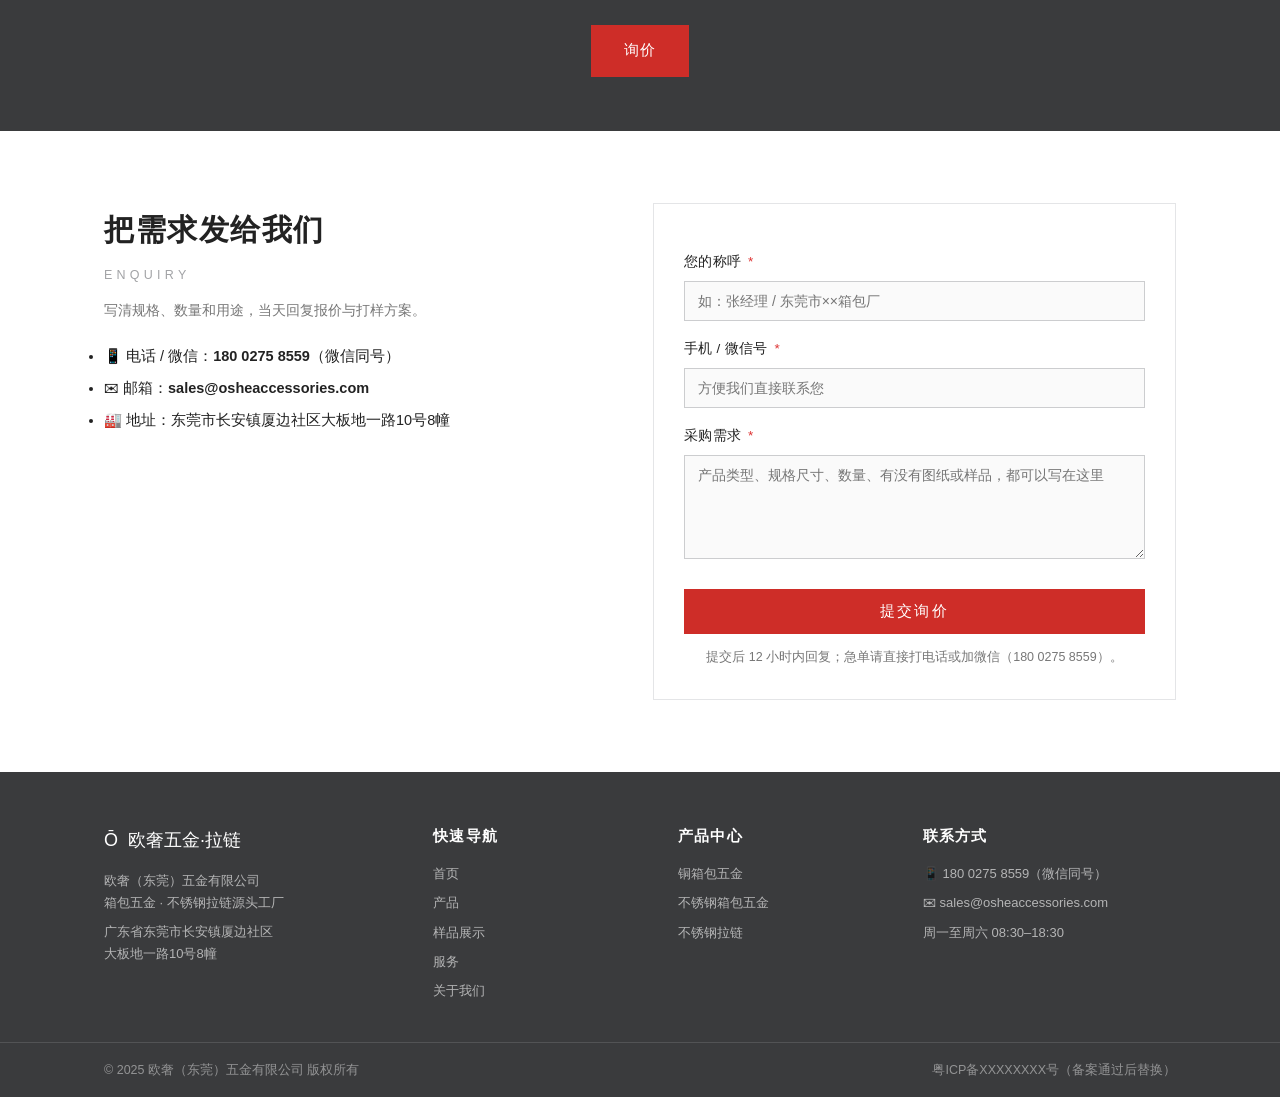
<file: products/brass-hardware/index.html>
<!DOCTYPE html>
<html lang="zh-CN">
<head>
<meta charset="utf-8">
<meta name="viewport" content="width=device-width,initial-scale=1">
<title>铜箱包五金 — 按图定制 | 欧奢五金</title>
<meta name="description" content="H62/H65 黄铜 D 环、八字扣、插扣、铆钉等箱包五金配件，100 件起订，按图定制，人民币报价。">
<link rel="canonical" href="https://oshee.cn/products/brass-hardware">
<meta name="web3forms-verify" content="622fb2ca-f8a6-48c6-940f-2927be959635">
<link rel="icon" href="/favicon.ico" sizes="48x48">
<link rel="icon" type="image/png" sizes="32x32" href="/favicon-32.png">
<link rel="apple-touch-icon" href="/apple-touch-icon.png">
<meta property="og:type" content="website">
<meta property="og:site_name" content="欧奢五金">
<meta property="og:title" content="铜箱包五金 — 按图定制 | 欧奢五金">
<meta property="og:description" content="H62/H65 黄铜 D 环、八字扣、插扣、铆钉等箱包五金配件，100 件起订，按图定制，人民币报价。">
<meta property="og:url" content="https://oshee.cn/products/brass-hardware">
<meta property="og:image" content="https://oshee.cn/og-image.jpg">
<link rel="stylesheet" href="/assets/style.css?v=1795519007-23960">
</head>
<body>
<div class="topbar"><div class="wrap">
  <a class="brand" href="/"><span class="brand-mark">Ō</span>欧奢五金·拉链</a>
  <div class="lang"><span class="cur">中文</span>&nbsp;/&nbsp;<a href="https://osheaccessories.com/" target="_blank" rel="noopener">English</a></div>
</div></div>
<header class="nav">
  <div class="nav-in">
    <nav class="nav-links">
<a href="/">首页</a>
<a class="on" href="/products/">产品</a>
<a href="/samples/">样品展示</a>
<a href="/services/">服务</a>
<a href="/about/">关于</a>
<a href="/blog/">博客</a>
<a href="/contact/">联系我们</a>
    </nav>
  </div>
</header>
<section class="page-hero"><div class="wrap"><h1>铜箱包五金</h1><p>H62/H65 黄铜 D 环、八字扣、插扣、铆钉等箱包五金配件，100 件起订，按图定制，人民币报价。</p></div></section>
<main>

<div class="wrap">
  <div class="crumb"><a href="/">首页</a> › <a href="/products/">产品</a> › 铜箱包五金</div>
</div>
<section class="section">
  <div class="wrap">
    <div class="grid grid-2" style="align-items:start">
      <div>
        <div class="pcard-media" style="height:300px;border-radius:4px">产 品 图 片 占 位<br><small style="font-size:11px">（放真实产品照片后删除此占位）</small></div>
        <p style="font-size:13px;color:var(--muted);margin-top:10px">支持寄样对比：确认合作后样品费可抵货款。</p>
      </div>
      <div>
        <h2 style="font-size:26px;margin-bottom:14px">铜箱包五金</h2>
        <p style="font-size:15px;color:var(--ink-2)">铜五金是箱包上最经典的选择：密度高、手感沉、可做滚光、电镀镍、枪色、仿古铜等多种表面效果，长期使用不易发黑起皮。我们使用 H62/H65 黄铜板材与铜锭自制坯件，批量稳定，适合中高端女包、男士手袋、皮带辅料。</p>
        <ul style="margin:18px 0;font-size:14.5px;color:var(--ink-2);line-height:2.1">
          <li>✔ 100 件（条）起订，混色混码下单</li>
          <li>✔ 按图纸 / 样品定制，免费评估工艺</li>
          <li>✔ 打样：库存样 2–3 天 / 定制样 15 天</li>
          <li>✔ 大货 30 天内交货，30% 定金排产</li>
          <li>✔ 支持第三方验货，出厂全检</li>
          <li>✔ 包装可印您的 logo</li>
        </ul>
        <a class="btn btn-accent" href="#inquiry">立即询价</a>
      </div>
    </div>
  </div>
</section>
<section class="section section--soft">
  <div class="wrap">
    <div class="sec-head">
      <span class="bar">常见规格</span>
      <span class="en">SPEC & PRICE</span><p>价格为 H62 黄铜、常规工艺的示例起订价；电镀、刻字、异形按实际工艺另计。</p></div>
    <table class="tbl">
      <tr><th>产品</th><th>常见规格</th><th>表面工艺</th><th>示例价（100 件起）</th></tr>
      <tr><td>D 环 / 三角环</td><td>10 / 15 / 20 / 25 / 32 mm</td><td>滚光 / 镀镍 / 仿古铜</td><td><b>¥1.5–4.0 / 件</b></td></tr>
      <tr><td>八字扣 / 日字扣</td><td>13 / 20 / 25 / 38 mm</td><td>滚光 / 电镀 / 可刻字</td><td><b>¥2.0–5.5 / 件</b></td></tr>
      <tr><td>插扣 / 针扣</td><td>20 / 25 / 32 / 38 mm</td><td>压铸 / 冲压，可电镀</td><td><b>¥2.5–8.0 / 件</b></td></tr>
      <tr><td>铆钉 / 脚钉 / 撞钉</td><td>6–12 mm</td><td>双面铆合，滚光</td><td><b>¥0.3–1.0 / 件</b></td></tr>
    </table>
  </div>
</section>
<section class="banner"><div class="wrap"><h2>颜色、尺寸、刻字都能定制</h2><p>把您的样品或图纸发过来，48 小时内给出工艺评估和报价。</p><a class="btn btn-accent" href="/products/brass-hardware/#inquiry">询价</a></div></section>
<section class="section" id="inquiry">
  <div class="wrap">
    <div class="grid grid-2" style="align-items:start">
      <div>
        <div class="sec-head" style="text-align:left;margin-bottom:18px">
      <span class="bar">把需求发给我们</span>
      <span class="en">ENQUIRY</span><p>写清规格、数量和用途，当天回复报价与打样方案。</p></div>
        <ul style="font-size:14.5px;color:var(--ink-2);line-height:2.2">
          <li>📱 电话 / 微信：<b>180 0275 8559</b>（微信同号）</li>
          <li>✉ 邮箱：<b>sales@osheaccessories.com</b></li>
          <li>🏭 地址：东莞市长安镇厦边社区大板地一路10号8幢</li>
        </ul>
      </div>
      <div class="form"><div class="form-ok" id="formOk" hidden><span><b>询价已提交，谢谢！</b>我们会在工作时间内 12 小时回复您。急事请直接拨打 180 0275 8559（微信同号）。</span></div>
<div class="form-err" id="formErr" hidden><span><b>提交失败。</b>请重试，或直接加微信 / 拨打 180 0275 8559。</span></div>
<form action="https://api.web3forms.com/submit" method="POST">
  <input type="hidden" name="access_key" value="622fb2ca-f8a6-48c6-940f-2927be959635">
  <input type="hidden" name="subject" value="内贸站询价 — 内贸站询价 — 铜箱包五金">
  <input type="hidden" name="from_name" value="欧奢内贸站">
  <input type="hidden" name="redirect_to" value="https://oshee.cn/products/brass-hardware?sent=1">
  <input type="checkbox" name="botcheck" class="hp" style="display:none" tabindex="-1" autocomplete="off">
  <label>您的称呼 <span class="req">*</span></label>
  <input type="text" name="name" required placeholder="如：张经理 / 东莞市××箱包厂">
  <label>手机 / 微信号 <span class="req">*</span></label>
  <input type="text" name="phone" required placeholder="方便我们直接联系您">
  <label>采购需求 <span class="req">*</span></label>
  <textarea name="message" rows="5" required placeholder="产品类型、规格尺寸、数量、有没有图纸或样品，都可以写在这里"></textarea>
  <button class="btn btn-accent" type="submit">提交询价</button>
  <p class="form-note">提交后 12 小时内回复；急单请直接打电话或加微信（180 0275 8559）。</p>
</form></div>
    </div>
  </div>
</section>
</main>
<footer class="footer">
  <div class="footer-in">
    <div>
      <div class="brand"><span class="brand-mark">Ō</span>欧奢五金·拉链</div>
      <p>欧奢（东莞）五金有限公司<br>箱包五金 · 不锈钢拉链源头工厂</p>
      <p>广东省东莞市长安镇厦边社区<br>大板地一路10号8幢</p>
    </div>
    <div>
      <h4>快速导航</h4>
      <a href="/">首页</a>
      <a href="/products/">产品</a>
      <a href="/samples/">样品展示</a>
      <a href="/services/">服务</a>
      <a href="/about/">关于我们</a>
    </div>
    <div>
      <h4>产品中心</h4>
      <a href="/products/brass-hardware/">铜箱包五金</a>
      <a href="/products/stainless-hardware/">不锈钢箱包五金</a>
      <a href="/products/zipper/">不锈钢拉链</a>
    </div>
    <div>
      <h4>联系方式</h4>
      <a href="tel:18002758559">📱 180 0275 8559（微信同号）</a>
      <a href="mailto:sales@osheaccessories.com">✉ sales@osheaccessories.com</a>
      <p>周一至周六 08:30–18:30</p>
    </div>
  </div>
  <div class="footer-bottom"><div class="fb-in">
    <span>© 2025 欧奢（东莞）五金有限公司 版权所有</span>
    <span><!-- ICP 备案通过后，把备案号放这里，例如：-->粤ICP备XXXXXXXX号（备案通过后替换）</span>
  </div></div>
</footer>

<div class="backtop"><button type="button" onclick="window.scrollTo({top:0,behavior:'smooth'})" aria-label="回到顶部">↑</button></div>
<div class="float">
  <div class="float-item">
    <button class="float-btn" type="button" data-panel="fTel" aria-label="电话微信">📱</button>
    <div class="float-panel" id="fTel">
      <b>电话 / 微信</b>
      <span class="fp-num">180 0275 8559（微信同号）</span>
    </div>
  </div>
  <div class="float-item">
    <button class="float-btn" type="button" data-panel="fMail" aria-label="邮箱">✉</button>
    <div class="float-panel" id="fMail">
      <b>电子邮箱</b>
      <span class="fp-num">sales@osheaccessories.com</span>
    </div>
  </div>
</div>
<script>
(function(){
  var slides=document.querySelectorAll('.hero .slide'), dots=document.querySelectorAll('.hero-dots span');
  if(slides.length && dots.length){
    var cur=0, timer=null;
    function show(i){
      cur=i;
      slides.forEach(function(s,j){ s.classList.toggle('on', j===i); });
      dots.forEach(function(d,j){ d.classList.toggle('on', j===i); });
    }
    function next(){ show((cur+1) % slides.length); }
    function arm(){ clearInterval(timer); timer=setInterval(next, 6000); }
    dots.forEach(function(d,i){ d.addEventListener('click', function(){ show(i); arm(); }); });
    arm();
  }
  var bar=document.querySelector('.float'); if(!bar) return;
  bar.addEventListener('click',function(e){
    var btn=e.target.closest('.float-btn');
    if(!btn) return;
    var item=btn.parentElement, was=item.classList.contains('open');
    bar.querySelectorAll('.float-item.open').forEach(function(x){x.classList.remove('open');});
    clearTimeout(bar._t);
    if(!was){
      item.classList.add('open');
      bar._t=setTimeout(function(){ bar.querySelectorAll('.float-item.open').forEach(function(x){x.classList.remove('open');}); },7000);
    }
  });
  document.addEventListener('click',function(e){ if(!bar.contains(e.target)) bar.querySelectorAll('.float-item.open').forEach(function(x){x.classList.remove('open');}); });
  document.addEventListener('keydown',function(e){ if(e.key==='Escape') bar.querySelectorAll('.float-item.open').forEach(function(x){x.classList.remove('open');}); });
  var p = new URLSearchParams(location.search);
  var ok = document.getElementById('formOk'), er = document.getElementById('formErr');
  var f = document.querySelector('form[action*="web3forms"]');
  var box = (p.get('sent') === '1' && ok) ? ok : (p.get('sent') === '0' && er) ? er : null;
  if (box && f) {
    box.hidden = false; f.insertBefore(box, f.firstChild);
    box.scrollIntoView({block:'center',behavior:'smooth'});
    setTimeout(function(){ box.classList.add('fade'); setTimeout(function(){ box.hidden = true; }, 700); }, 6000);
    history.replaceState(null, '', location.pathname);
  }
})();
</script>
</body>
</html>
</file>
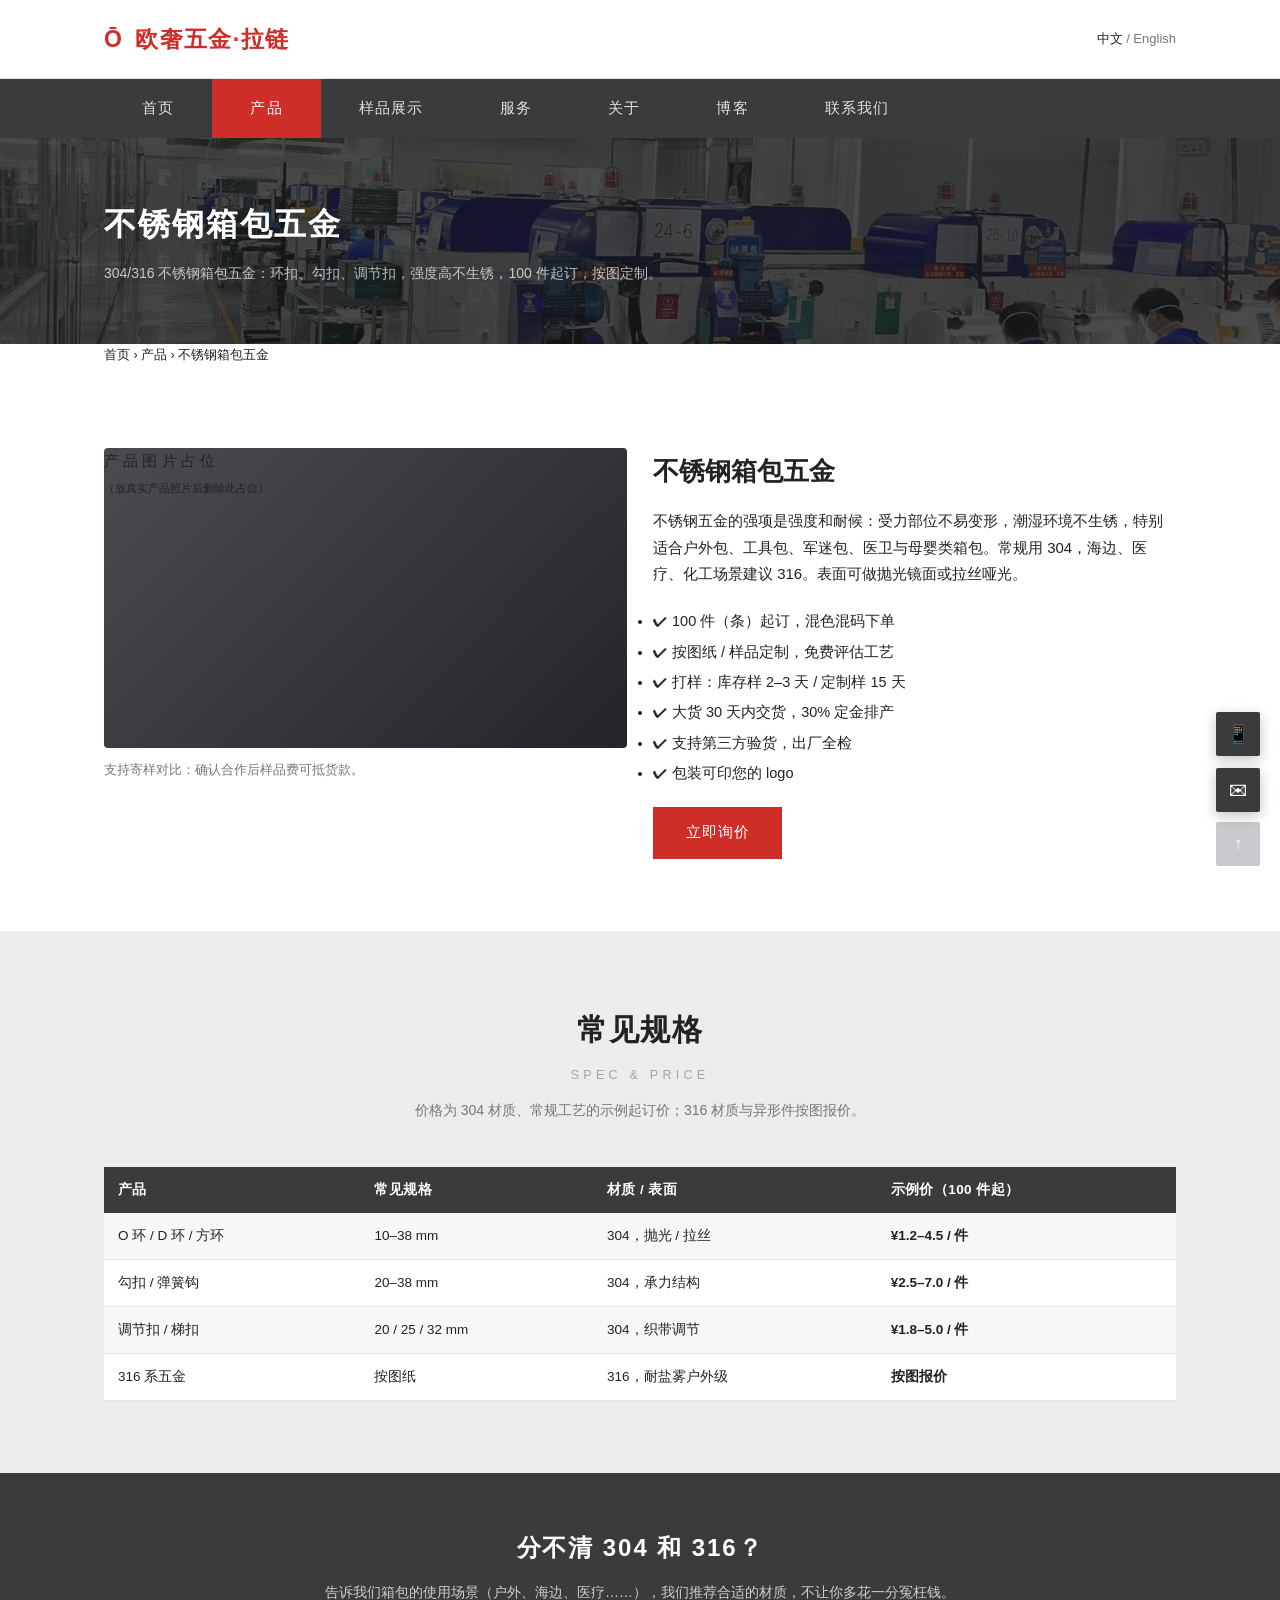
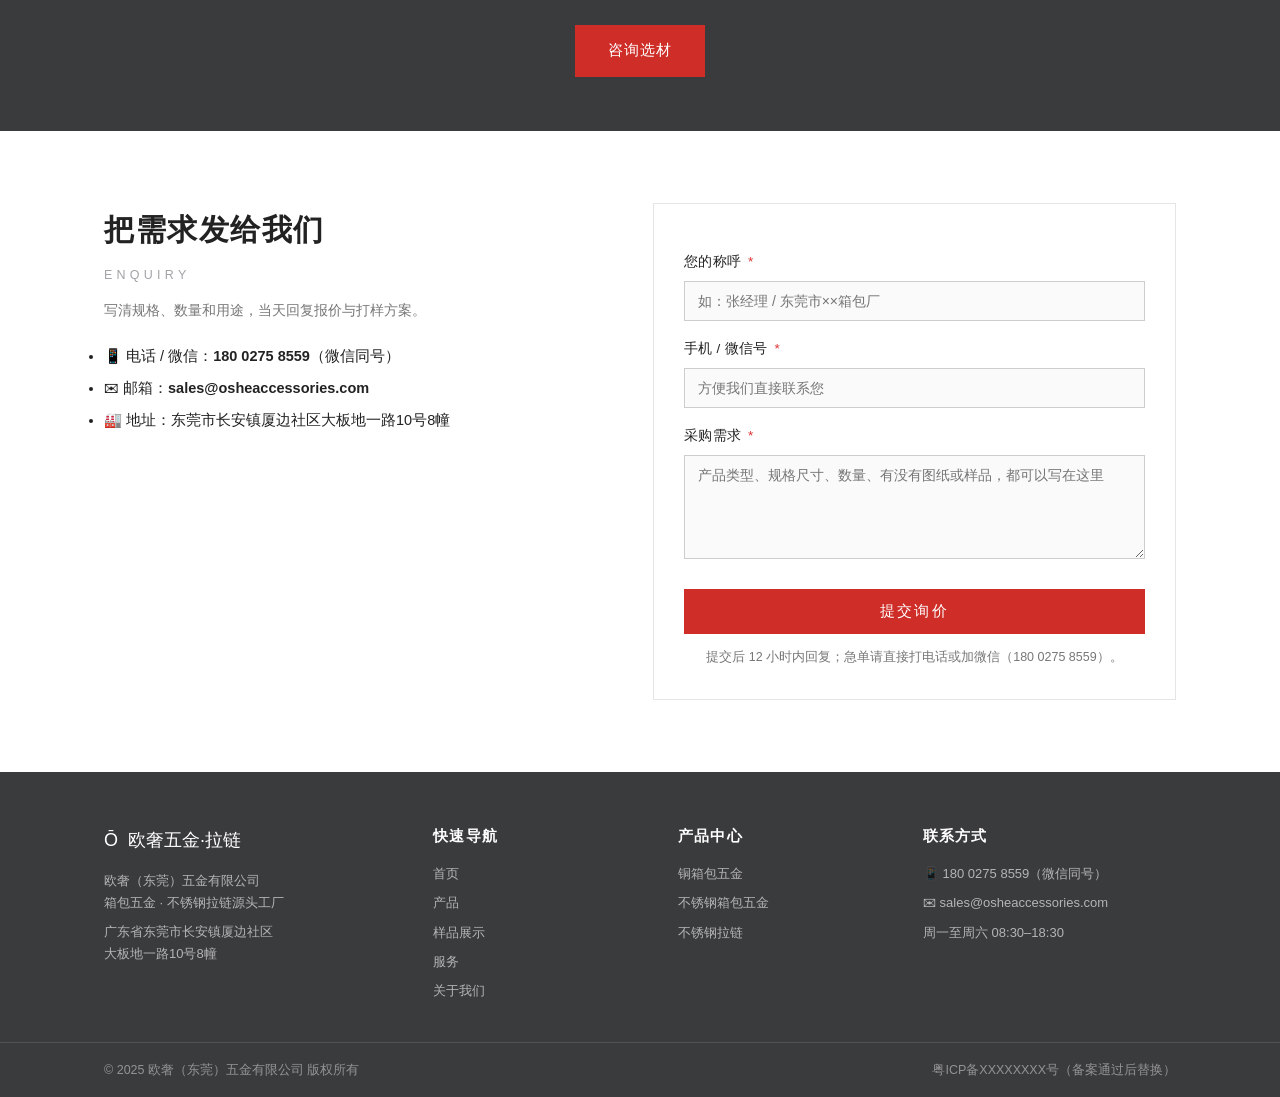
<file: products/stainless-hardware/index.html>
<!DOCTYPE html>
<html lang="zh-CN">
<head>
<meta charset="utf-8">
<meta name="viewport" content="width=device-width,initial-scale=1">
<title>不锈钢箱包五金 — 按图定制 | 欧奢五金</title>
<meta name="description" content="304/316 不锈钢箱包五金：环扣、勾扣、调节扣，强度高不生锈，100 件起订，按图定制。">
<link rel="canonical" href="https://oshee.cn/products/stainless-hardware">
<meta name="web3forms-verify" content="622fb2ca-f8a6-48c6-940f-2927be959635">
<link rel="icon" href="/favicon.ico" sizes="48x48">
<link rel="icon" type="image/png" sizes="32x32" href="/favicon-32.png">
<link rel="apple-touch-icon" href="/apple-touch-icon.png">
<meta property="og:type" content="website">
<meta property="og:site_name" content="欧奢五金">
<meta property="og:title" content="不锈钢箱包五金 — 按图定制 | 欧奢五金">
<meta property="og:description" content="304/316 不锈钢箱包五金：环扣、勾扣、调节扣，强度高不生锈，100 件起订，按图定制。">
<meta property="og:url" content="https://oshee.cn/products/stainless-hardware">
<meta property="og:image" content="https://oshee.cn/og-image.jpg">
<link rel="stylesheet" href="/assets/style.css?v=1795519007-23960">
</head>
<body>
<div class="topbar"><div class="wrap">
  <a class="brand" href="/"><span class="brand-mark">Ō</span>欧奢五金·拉链</a>
  <div class="lang"><span class="cur">中文</span>&nbsp;/&nbsp;<a href="https://osheaccessories.com/" target="_blank" rel="noopener">English</a></div>
</div></div>
<header class="nav">
  <div class="nav-in">
    <nav class="nav-links">
<a href="/">首页</a>
<a class="on" href="/products/">产品</a>
<a href="/samples/">样品展示</a>
<a href="/services/">服务</a>
<a href="/about/">关于</a>
<a href="/blog/">博客</a>
<a href="/contact/">联系我们</a>
    </nav>
  </div>
</header>
<section class="page-hero"><div class="wrap"><h1>不锈钢箱包五金</h1><p>304/316 不锈钢箱包五金：环扣、勾扣、调节扣，强度高不生锈，100 件起订，按图定制。</p></div></section>
<main>

<div class="wrap">
  <div class="crumb"><a href="/">首页</a> › <a href="/products/">产品</a> › 不锈钢箱包五金</div>
</div>
<section class="section">
  <div class="wrap">
    <div class="grid grid-2" style="align-items:start">
      <div>
        <div class="pcard-media" style="height:300px;border-radius:4px">产 品 图 片 占 位<br><small style="font-size:11px">（放真实产品照片后删除此占位）</small></div>
        <p style="font-size:13px;color:var(--muted);margin-top:10px">支持寄样对比：确认合作后样品费可抵货款。</p>
      </div>
      <div>
        <h2 style="font-size:26px;margin-bottom:14px">不锈钢箱包五金</h2>
        <p style="font-size:15px;color:var(--ink-2)">不锈钢五金的强项是强度和耐候：受力部位不易变形，潮湿环境不生锈，特别适合户外包、工具包、军迷包、医卫与母婴类箱包。常规用 304，海边、医疗、化工场景建议 316。表面可做抛光镜面或拉丝哑光。</p>
        <ul style="margin:18px 0;font-size:14.5px;color:var(--ink-2);line-height:2.1">
          <li>✔ 100 件（条）起订，混色混码下单</li>
          <li>✔ 按图纸 / 样品定制，免费评估工艺</li>
          <li>✔ 打样：库存样 2–3 天 / 定制样 15 天</li>
          <li>✔ 大货 30 天内交货，30% 定金排产</li>
          <li>✔ 支持第三方验货，出厂全检</li>
          <li>✔ 包装可印您的 logo</li>
        </ul>
        <a class="btn btn-accent" href="#inquiry">立即询价</a>
      </div>
    </div>
  </div>
</section>
<section class="section section--soft">
  <div class="wrap">
    <div class="sec-head">
      <span class="bar">常见规格</span>
      <span class="en">SPEC & PRICE</span><p>价格为 304 材质、常规工艺的示例起订价；316 材质与异形件按图报价。</p></div>
    <table class="tbl">
      <tr><th>产品</th><th>常见规格</th><th>材质 / 表面</th><th>示例价（100 件起）</th></tr>
      <tr><td>O 环 / D 环 / 方环</td><td>10–38 mm</td><td>304，抛光 / 拉丝</td><td><b>¥1.2–4.5 / 件</b></td></tr>
      <tr><td>勾扣 / 弹簧钩</td><td>20–38 mm</td><td>304，承力结构</td><td><b>¥2.5–7.0 / 件</b></td></tr>
      <tr><td>调节扣 / 梯扣</td><td>20 / 25 / 32 mm</td><td>304，织带调节</td><td><b>¥1.8–5.0 / 件</b></td></tr>
      <tr><td>316 系五金</td><td>按图纸</td><td>316，耐盐雾户外级</td><td><b>按图报价</b></td></tr>
    </table>
  </div>
</section>
<section class="banner"><div class="wrap"><h2>分不清 304 和 316？</h2><p>告诉我们箱包的使用场景（户外、海边、医疗……），我们推荐合适的材质，不让你多花一分冤枉钱。</p><a class="btn btn-accent" href="/products/stainless-hardware/#inquiry">咨询选材</a></div></section>
<section class="section" id="inquiry">
  <div class="wrap">
    <div class="grid grid-2" style="align-items:start">
      <div>
        <div class="sec-head" style="text-align:left;margin-bottom:18px">
      <span class="bar">把需求发给我们</span>
      <span class="en">ENQUIRY</span><p>写清规格、数量和用途，当天回复报价与打样方案。</p></div>
        <ul style="font-size:14.5px;color:var(--ink-2);line-height:2.2">
          <li>📱 电话 / 微信：<b>180 0275 8559</b>（微信同号）</li>
          <li>✉ 邮箱：<b>sales@osheaccessories.com</b></li>
          <li>🏭 地址：东莞市长安镇厦边社区大板地一路10号8幢</li>
        </ul>
      </div>
      <div class="form"><div class="form-ok" id="formOk" hidden><span><b>询价已提交，谢谢！</b>我们会在工作时间内 12 小时回复您。急事请直接拨打 180 0275 8559（微信同号）。</span></div>
<div class="form-err" id="formErr" hidden><span><b>提交失败。</b>请重试，或直接加微信 / 拨打 180 0275 8559。</span></div>
<form action="https://api.web3forms.com/submit" method="POST">
  <input type="hidden" name="access_key" value="622fb2ca-f8a6-48c6-940f-2927be959635">
  <input type="hidden" name="subject" value="内贸站询价 — 内贸站询价 — 不锈钢箱包五金">
  <input type="hidden" name="from_name" value="欧奢内贸站">
  <input type="hidden" name="redirect_to" value="https://oshee.cn/products/stainless-hardware?sent=1">
  <input type="checkbox" name="botcheck" class="hp" style="display:none" tabindex="-1" autocomplete="off">
  <label>您的称呼 <span class="req">*</span></label>
  <input type="text" name="name" required placeholder="如：张经理 / 东莞市××箱包厂">
  <label>手机 / 微信号 <span class="req">*</span></label>
  <input type="text" name="phone" required placeholder="方便我们直接联系您">
  <label>采购需求 <span class="req">*</span></label>
  <textarea name="message" rows="5" required placeholder="产品类型、规格尺寸、数量、有没有图纸或样品，都可以写在这里"></textarea>
  <button class="btn btn-accent" type="submit">提交询价</button>
  <p class="form-note">提交后 12 小时内回复；急单请直接打电话或加微信（180 0275 8559）。</p>
</form></div>
    </div>
  </div>
</section>
</main>
<footer class="footer">
  <div class="footer-in">
    <div>
      <div class="brand"><span class="brand-mark">Ō</span>欧奢五金·拉链</div>
      <p>欧奢（东莞）五金有限公司<br>箱包五金 · 不锈钢拉链源头工厂</p>
      <p>广东省东莞市长安镇厦边社区<br>大板地一路10号8幢</p>
    </div>
    <div>
      <h4>快速导航</h4>
      <a href="/">首页</a>
      <a href="/products/">产品</a>
      <a href="/samples/">样品展示</a>
      <a href="/services/">服务</a>
      <a href="/about/">关于我们</a>
    </div>
    <div>
      <h4>产品中心</h4>
      <a href="/products/brass-hardware/">铜箱包五金</a>
      <a href="/products/stainless-hardware/">不锈钢箱包五金</a>
      <a href="/products/zipper/">不锈钢拉链</a>
    </div>
    <div>
      <h4>联系方式</h4>
      <a href="tel:18002758559">📱 180 0275 8559（微信同号）</a>
      <a href="mailto:sales@osheaccessories.com">✉ sales@osheaccessories.com</a>
      <p>周一至周六 08:30–18:30</p>
    </div>
  </div>
  <div class="footer-bottom"><div class="fb-in">
    <span>© 2025 欧奢（东莞）五金有限公司 版权所有</span>
    <span><!-- ICP 备案通过后，把备案号放这里，例如：-->粤ICP备XXXXXXXX号（备案通过后替换）</span>
  </div></div>
</footer>

<div class="backtop"><button type="button" onclick="window.scrollTo({top:0,behavior:'smooth'})" aria-label="回到顶部">↑</button></div>
<div class="float">
  <div class="float-item">
    <button class="float-btn" type="button" data-panel="fTel" aria-label="电话微信">📱</button>
    <div class="float-panel" id="fTel">
      <b>电话 / 微信</b>
      <span class="fp-num">180 0275 8559（微信同号）</span>
    </div>
  </div>
  <div class="float-item">
    <button class="float-btn" type="button" data-panel="fMail" aria-label="邮箱">✉</button>
    <div class="float-panel" id="fMail">
      <b>电子邮箱</b>
      <span class="fp-num">sales@osheaccessories.com</span>
    </div>
  </div>
</div>
<script>
(function(){
  var slides=document.querySelectorAll('.hero .slide'), dots=document.querySelectorAll('.hero-dots span');
  if(slides.length && dots.length){
    var cur=0, timer=null;
    function show(i){
      cur=i;
      slides.forEach(function(s,j){ s.classList.toggle('on', j===i); });
      dots.forEach(function(d,j){ d.classList.toggle('on', j===i); });
    }
    function next(){ show((cur+1) % slides.length); }
    function arm(){ clearInterval(timer); timer=setInterval(next, 6000); }
    dots.forEach(function(d,i){ d.addEventListener('click', function(){ show(i); arm(); }); });
    arm();
  }
  var bar=document.querySelector('.float'); if(!bar) return;
  bar.addEventListener('click',function(e){
    var btn=e.target.closest('.float-btn');
    if(!btn) return;
    var item=btn.parentElement, was=item.classList.contains('open');
    bar.querySelectorAll('.float-item.open').forEach(function(x){x.classList.remove('open');});
    clearTimeout(bar._t);
    if(!was){
      item.classList.add('open');
      bar._t=setTimeout(function(){ bar.querySelectorAll('.float-item.open').forEach(function(x){x.classList.remove('open');}); },7000);
    }
  });
  document.addEventListener('click',function(e){ if(!bar.contains(e.target)) bar.querySelectorAll('.float-item.open').forEach(function(x){x.classList.remove('open');}); });
  document.addEventListener('keydown',function(e){ if(e.key==='Escape') bar.querySelectorAll('.float-item.open').forEach(function(x){x.classList.remove('open');}); });
  var p = new URLSearchParams(location.search);
  var ok = document.getElementById('formOk'), er = document.getElementById('formErr');
  var f = document.querySelector('form[action*="web3forms"]');
  var box = (p.get('sent') === '1' && ok) ? ok : (p.get('sent') === '0' && er) ? er : null;
  if (box && f) {
    box.hidden = false; f.insertBefore(box, f.firstChild);
    box.scrollIntoView({block:'center',behavior:'smooth'});
    setTimeout(function(){ box.classList.add('fade'); setTimeout(function(){ box.hidden = true; }, 700); }, 6000);
    history.replaceState(null, '', location.pathname);
  }
})();
</script>
</body>
</html>
</file>
<file: assets/style.css>
/* ═══════════════════════════════════════════════
   欧奢五金·拉链 内贸站 — 参照 Riri(riri.com) 风格
   白底细字导航 + 炭灰板块 + 品牌红点缀 / 工业摄影
   ═══════════════════════════════════════════════ */
:root{
  --accent:#ce2d28;      /* 品牌红（参照 Riri 品牌红调） */
  --dark:#3a3b3d;        /* 深灰导航/页脚 */
  --ink:#222;
  --muted:#777;
  --line:#e4e5e7;
  --soft:#ececee;        /* 灰底板块 */
}
*{margin:0;padding:0;box-sizing:border-box;}
html{scroll-behavior:smooth;}
body{font-family:"PingFang SC","Microsoft YaHei","Helvetica Neue",Arial,sans-serif;color:var(--ink);background:#fff;font-size:15px;line-height:1.78;}
img{max-width:100%;display:block;}
a{color:inherit;text-decoration:none;}
.wrap{max-width:1120px;margin:0 auto;padding:0 24px;}
[hidden]{display:none!important;}
.hp{position:absolute;left:-9999px;}

/* ── 顶栏：白底 左品牌 右语言 ────────── */
.topbar{background:#fff;border-bottom:1px solid var(--line);}
.topbar .wrap{display:flex;align-items:center;gap:14px;height:78px;}
.topbar .brand{display:flex;align-items:center;gap:12px;font-size:23px;font-weight:800;letter-spacing:.06em;color:var(--accent);}
.brand-mark{display:flex;align-items:center;flex-shrink:0;}
.brand-mark img{width:29px;height:34px;display:block;}
.topbar .lang{margin-left:auto;font-size:13px;color:var(--muted);}
.topbar .lang a{color:var(--muted);}
.topbar .lang a:hover{color:var(--accent);}
.topbar .lang .cur{color:var(--ink);}

/* ── 导航：深灰条 当前页宝蓝块 ────────── */
.nav{background:var(--dark);position:sticky;top:0;z-index:100;}
.nav-in{max-width:1120px;margin:0 auto;padding:0 24px;}
.nav-links{display:flex;}
.nav-links a{display:block;color:rgba(255,255,255,.85);padding:16px 38px;font-size:15px;letter-spacing:.08em;transition:background .15s ease,color .15s ease;}
.nav-links a:hover{color:#fff;background:rgba(255,255,255,.08);}
.nav-links a.on{color:#fff;background:var(--accent);}

/* ── 首页轮播：原色工业摄影（金色拉链系列）+ 大字 ────────── */
.hero{position:relative;height:calc(100svh - 49px);min-height:520px;overflow:hidden;background:#141416;}
.slides{position:absolute;inset:0;}
.slide{position:absolute;inset:0;background-position:center;background-size:cover;opacity:0;transition:opacity 1s ease;}
.slide.on{opacity:1;}
.shade{position:absolute;inset:0;background:linear-gradient(90deg,rgba(10,10,12,.25) 0%,rgba(10,10,12,.1) 40%,rgba(10,10,12,.62) 100%);}
.hero-in{position:relative;z-index:2;height:100%;display:flex;flex-direction:column;justify-content:center;align-items:flex-end;text-align:right;color:#fff;}
.hero-tag{margin-bottom:18px;}
.hero-tag span{display:inline-block;border:1px solid rgba(255,255,255,.55);padding:6px 20px;font-size:13.5px;letter-spacing:.32em;color:rgba(255,255,255,.9);}
.hero h1{font-size:clamp(30px,4.6vw,50px);font-weight:700;line-height:1.35;letter-spacing:.06em;text-shadow:0 3px 26px rgba(0,0,0,.45);}
.hero h1 .em{color:var(--accent);}
.hero-sub{margin-top:16px;font-size:15px;color:rgba(255,255,255,.82);letter-spacing:.08em;}
.hero-cta{margin-top:34px;display:flex;gap:14px;justify-content:flex-end;}
.hero-dots{position:absolute;left:50%;bottom:22px;transform:translateX(-50%);z-index:3;display:flex;gap:9px;}
.hero-dots span{width:9px;height:9px;border-radius:50%;background:rgba(255,255,255,.45);cursor:pointer;transition:background .2s,transform .2s;}
.hero-dots span:hover{background:rgba(255,255,255,.8);}
.hero-dots span.on{background:var(--accent);transform:scale(1.25);}

/* 带背景图的深色横幅：背景由 HTML 内联 style 提供（双背景：暗遮罩 + 图） */

/* ── 关键词条 ────────── */
.keywords{background:var(--soft);border-top:1px solid var(--line);}
.keywords .wrap{padding-top:12px;padding-bottom:12px;font-size:13.5px;color:var(--muted);}
.keywords b{color:var(--ink);}
.keywords a{margin:0 2px;}
.keywords a:hover{color:var(--accent);}

/* ── 板块 ────────── */
.section{padding:72px 0;}
.section--soft{background:var(--soft);}
.sec-head{text-align:center;margin-bottom:44px;}
.sec-head .bar{display:inline-block;font-size:clamp(22px,2.8vw,30px);font-weight:700;letter-spacing:.05em;}
.sec-head .bar i{font-style:normal;color:var(--accent);}
.sec-head .en{display:block;margin-top:8px;font-size:12.5px;color:#a2a3a6;letter-spacing:.34em;text-transform:uppercase;}
.sec-head .desc,.sec-head p{margin-top:12px;color:var(--muted);font-size:14px;}

/* ── 产品卡 ────────── */
.grid{display:grid;gap:26px;}
.grid-2{grid-template-columns:1fr 1fr;}
.grid-3{grid-template-columns:repeat(3,1fr);}
.pcard{background:#fff;border:1px solid var(--line);overflow:hidden;display:flex;flex-direction:column;transition:box-shadow .2s ease,transform .2s ease;}
.pcard:hover{box-shadow:0 14px 34px rgba(0,0,0,.1);transform:translateY(-3px);}
.pcard-media{height:210px;background:linear-gradient(135deg,#4a4c50,#232427);position:relative;overflow:hidden;}
.pcard-media img{width:100%;height:100%;object-fit:cover;}
.pcard-media .ph{position:absolute;inset:0;display:flex;align-items:center;justify-content:center;color:rgba(255,255,255,.55);font-size:15px;letter-spacing:.2em;}
.pcard-body{padding:22px 24px 24px;flex:1;display:flex;flex-direction:column;}
.pcard-body h3{font-size:18px;letter-spacing:.04em;}
.pcard-body p{margin-top:8px;color:var(--muted);font-size:13.5px;flex:1;}
.pcard-meta{margin-top:14px;padding-top:12px;border-top:1px dashed var(--line);font-size:12.5px;color:var(--muted);display:flex;justify-content:space-between;align-items:center;}
.pcard-meta b,.pcard-meta .price{color:var(--accent);font-weight:700;font-size:14px;}
.section--soft .pcard{border-color:#dddee1;}
.section--soft .pcard:hover{box-shadow:0 14px 34px rgba(0,0,0,.12);}

/* ── 能力卡（实拍图卡） ────────── */
.cap-grid{display:grid;grid-template-columns:repeat(4,1fr);gap:18px;}
.cap-card{height:240px;border-radius:2px;background-size:cover;background-position:center;position:relative;display:flex;flex-direction:column;justify-content:flex-end;padding:18px;color:#fff;overflow:hidden;}
.cap-card::before{content:"";position:absolute;inset:0;background:linear-gradient(rgba(10,10,12,.1),rgba(10,10,12,.68));}
.cap-card h3{position:relative;font-size:16.5px;letter-spacing:.06em;}
.cap-card p{position:relative;font-size:12.5px;color:rgba(255,255,255,.82);margin-top:5px;line-height:1.6;}

/* ── 数字卖点 ────────── */
.stats{display:grid;grid-template-columns:repeat(4,1fr);gap:24px;}
.stat{background:#fff;border:1px solid var(--line);padding:28px 22px;text-align:center;position:relative;overflow:hidden;}
.stat .num{font-size:34px;font-weight:700;color:var(--accent);line-height:1.2;}
.stat .big{display:block;margin-top:6px;font-size:14px;letter-spacing:.04em;}
.stat::after{content:"";position:absolute;left:50%;bottom:0;transform:translateX(-50%);width:36px;height:3px;background:var(--accent);}

/* ── 通用卡 ────────── */
.card{background:#fff;border:1px solid var(--line);padding:26px 26px 24px;position:relative;overflow:hidden;transition:box-shadow .2s ease;}
.card:hover{box-shadow:0 8px 22px rgba(0,0,0,.08);}
.card .num{position:absolute;top:0;right:12px;font-size:44px;font-weight:800;color:rgba(30,80,162,.08);font-family:Arial,sans-serif;line-height:1.3;}
.card h3{font-size:16.5px;letter-spacing:.04em;margin-bottom:8px;}
.card p{font-size:13.5px;color:var(--muted);}
.section--soft .card{border-color:#dddee1;}

/* ── 步骤 ────────── */
.steps{display:grid;grid-template-columns:repeat(5,1fr);gap:18px;counter-reset:st;}
.step{background:#fff;border:1px solid var(--line);padding:24px 18px;text-align:center;position:relative;counter-increment:st;}
.step::before{content:"0" counter(st);display:block;width:44px;height:44px;line-height:44px;margin:0 auto 14px;border-radius:50%;background:var(--accent);color:#fff;font-weight:700;font-size:15px;}
.step:nth-child(even)::before{background:var(--accent);}
.step h3{font-size:15.5px;letter-spacing:.04em;}
.step p{margin-top:6px;color:var(--muted);font-size:12.5px;}

/* ── 服务行业 chips ────────── */
.chips{display:grid;grid-template-columns:repeat(3,1fr);gap:16px;}
.chip{background:#fff;border:1px solid var(--line);padding:20px 22px;display:flex;align-items:center;gap:12px;font-size:14.5px;}
.chip::before{content:"";width:8px;height:8px;background:var(--accent);flex-shrink:0;transform:rotate(45deg);}
.section--soft .chip{border-color:#dddee1;}

/* ── 使命愿景 ────────── */
.mv{display:grid;grid-template-columns:1fr 1fr;gap:26px;}
.mv-card{background:#fff;border:1px solid var(--line);border-top:3px solid var(--accent);padding:30px 30px 28px;}
.mv-card h3{font-size:18px;letter-spacing:.06em;}
.mv-card p{margin-top:10px;color:var(--muted);font-size:14px;}

/* ── 客户评价 ────────── */
.quotes{display:grid;grid-template-columns:repeat(3,1fr);gap:22px;}
.quote{background:#fff;border:1px solid var(--line);padding:24px;font-size:13.5px;color:var(--muted);position:relative;}
.quote::before{content:"“";position:absolute;top:6px;right:16px;font-size:52px;color:rgba(240,165,0,.25);font-family:Georgia,serif;line-height:1;}

/* ── 新闻区 ────────── */
.news-split{display:grid;grid-template-columns:1.15fr 1fr;gap:34px;align-items:start;}
.news-lead{background:#fff;border:1px solid var(--line);overflow:hidden;display:block;}
.news-lead img{width:100%;height:250px;object-fit:cover;}
.news-lead .body{padding:20px 24px 24px;}
.news-lead .date{font-size:12.5px;color:var(--accent);letter-spacing:.1em;}
.news-lead h3{margin-top:6px;font-size:17px;line-height:1.5;}
.news-list .item{display:flex;gap:16px;background:#fff;border:1px solid var(--line);padding:16px 18px;margin-bottom:14px;align-items:flex-start;}
.news-list .idx{font-size:22px;font-weight:700;color:#c9cacd;line-height:1.2;font-family:Georgia,serif;flex-shrink:0;}
.news-list h3{font-size:14.5px;line-height:1.5;}
.news-list .date{font-size:12px;color:var(--accent);}
.news-list p{font-size:12.5px;color:var(--muted);margin-top:4px;}
.news-list .item:hover h3{color:var(--accent);}

/* ── FAQ ────────── */
.card .ans{color:var(--muted);font-size:13.5px;}
.card .no{color:var(--accent);font-weight:700;margin-right:8px;}

/* ── 表格 ────────── */
.tbl{width:100%;border-collapse:collapse;background:#fff;font-size:13.5px;}
.tbl th{background:var(--dark);color:#fff;padding:11px 14px;text-align:left;font-weight:600;letter-spacing:.03em;}
.tbl td{padding:11px 14px;border-bottom:1px solid var(--line);}
.tbl tr:nth-child(even) td{background:#f7f7f8;}
.tbl .em{color:var(--accent);font-weight:700;}

/* ── 荣誉 ────────── */
.honor-grid{display:grid;grid-template-columns:repeat(4,1fr);gap:18px;}
.honor{background:#fff;border:1px dashed #c9cacd;height:180px;display:flex;align-items:center;justify-content:center;color:#a2a3a6;font-size:13px;letter-spacing:.1em;text-align:center;padding:14px;}

/* ── banner 深色横幅 ────────── */
.banner{background:var(--dark);color:#fff;padding:54px 0;text-align:center;}
.banner--photo{background:linear-gradient(rgba(20,20,22,.55),rgba(20,20,22,.55)),url(/images/banner-assembly.jpg) center/cover;}
.banner h2{font-size:24px;letter-spacing:.08em;}
.banner p{margin-top:10px;color:rgba(255,255,255,.75);font-size:14px;}
.banner .btn{margin-top:20px;}

/* ── 样品展示 gallery ────────── */
.gal-bar{display:flex;flex-wrap:wrap;gap:10px;margin-bottom:24px;}
.gal-bar button{padding:8px 20px;font-size:13.5px;letter-spacing:.04em;background:#fff;border:1px solid #d8d9dc;color:#555;cursor:pointer;transition:all .16s ease;font-family:inherit;}
.gal-bar button em{font-style:normal;font-size:11.5px;color:#9a9b9e;margin-left:5px;}
.gal-bar button:hover{border-color:var(--accent);color:var(--accent);}
.gal-bar button.on{background:var(--dark);border-color:var(--dark);color:#fff;}
.gal-bar button.on em{color:rgba(255,255,255,.55);}
.gal-grid{display:grid;grid-template-columns:repeat(4,1fr);gap:16px;}
.gal-item{position:relative;display:flex;flex-direction:column;padding:0;background:#fff;border:1px solid var(--line);cursor:zoom-in;font-family:inherit;transition:box-shadow .2s ease,transform .2s ease;}
.gal-item:hover{box-shadow:0 14px 30px rgba(0,0,0,.12);transform:translateY(-2px);}
.gal-img{display:block;aspect-ratio:1/1;background:#fff;overflow:hidden;}
.gal-img img{width:100%;height:100%;object-fit:contain;padding:7%;}
.gal-name{display:block;padding:12px 8px 2px;font-size:14px;letter-spacing:.05em;color:var(--ink);}
.gal-n{display:block;padding:0 8px 13px;font-size:11.5px;color:var(--muted);letter-spacing:.04em;}
.gal-note{font-size:12.5px;color:var(--muted);margin-top:16px;}

/* ── 样品详情弹层 ────────── */
.pmodal{position:fixed;inset:0;z-index:210;display:none;align-items:center;justify-content:center;padding:20px;background:rgba(12,12,14,.9);}
.pmodal.on{display:flex;}
.pm-box{position:relative;display:flex;flex-direction:column;width:100%;max-width:780px;max-height:92vh;background:#fff;overflow:hidden;}
.pm-close{position:absolute;top:8px;right:10px;z-index:3;width:36px;height:36px;border:0;background:rgba(255,255,255,.85);border-radius:50%;font-size:20px;line-height:1;color:#333;cursor:pointer;}
.pm-close:hover{background:#fff;}
.pm-head{display:flex;align-items:baseline;gap:12px;padding:16px 56px 12px 22px;border-bottom:1px solid var(--line);flex-wrap:wrap;}
.pm-head b{font-size:17px;letter-spacing:.05em;}
.pm-head span{font-size:12px;color:var(--muted);}
.pm-count{margin-left:auto;}
.pm-stage{position:relative;flex:1;min-height:0;display:flex;align-items:center;justify-content:center;background:#f7f7f8;padding:12px;overflow:hidden;}
.pm-stage img{max-width:min(700px,86vw);max-height:min(54vh,600px);width:auto;height:auto;object-fit:contain;}
.pm-arrow{position:absolute;top:50%;transform:translateY(-50%);width:38px;height:56px;border:0;background:rgba(255,255,255,.75);font-size:24px;color:#333;cursor:pointer;}
.pm-arrow:hover{background:#fff;}
.pm-prev{left:8px;}
.pm-next{right:8px;}
.pm-thumbs{display:flex;gap:8px;padding:12px 18px 14px;overflow-x:auto;border-top:1px solid var(--line);}
.pm-thumbs button{flex:0 0 auto;width:60px;height:60px;padding:0;border:1px solid var(--line);background:#fff;cursor:pointer;opacity:.6;}
.pm-thumbs button.on{border-color:var(--accent);opacity:1;}
.pm-thumbs button.on img{padding:2px;}
.pm-thumbs img{width:100%;height:100%;object-fit:cover;}
.gal-promo{display:flex;align-items:center;justify-content:space-between;gap:20px;flex-wrap:wrap;
  background:#fff;border:1px solid var(--line);border-left:3px solid var(--accent);padding:24px 28px;margin-top:6px;}
.gal-promo b{font-size:16px;letter-spacing:.03em;}
.gal-promo p{font-size:13.5px;color:var(--muted);margin-top:6px;}

/* ── 按钮 ────────── */
.btn{display:inline-block;padding:12px 32px;font-size:14.5px;letter-spacing:.06em;border:1px solid transparent;transition:all .18s ease;}
.btn-accent{background:var(--accent);color:#fff;}
.btn-accent:hover{background:#d98f00;}
.btn-ghost{border-color:rgba(255,255,255,.6);color:#fff;background:transparent;}
.btn-ghost:hover{border-color:#fff;}
.section .btn-ghost,.section--soft .btn-ghost{border-color:var(--dark);color:var(--dark);}
.section .btn-ghost:hover,.section--soft .btn-ghost:hover{border-color:var(--accent);color:var(--accent);}

/* ── 内页横幅 ────────── */
.page-hero{background:linear-gradient(rgba(24,25,27,.78),rgba(24,25,27,.78)),url(/images/hero-workshop.jpg) center/cover;color:#fff;padding:58px 0;}
.page-hero h1{font-size:clamp(24px,3vw,32px);letter-spacing:.06em;}
.page-hero p{margin-top:8px;color:rgba(255,255,255,.72);font-size:14px;}
.crumb{font-size:12.5px;margin-bottom:10px;}

/* ── 关于页双栏 ────────── */
.about-split{display:grid;grid-template-columns:1.1fr 1fr;gap:34px;align-items:center;}
.about-split img{width:100%;height:340px;object-fit:cover;}
.about-label{font-size:13px;color:var(--accent);letter-spacing:.24em;margin-bottom:10px;}
.contact-cards{display:grid;grid-template-columns:1fr 1fr;gap:18px;}

/* ── 博客 ────────── */
.blog-item{background:#fff;border:1px solid var(--line);overflow:hidden;display:flex;}
.blog-thumb{width:230px;height:170px;object-fit:cover;filter:grayscale(.6);flex-shrink:0;}
.blog-body{padding:18px 22px;flex:1;}
.blog-body .date{font-size:12px;color:var(--accent);}
.blog-body h3{font-size:16px;margin-top:4px;line-height:1.5;}
.blog-body p{margin-top:6px;color:var(--muted);font-size:13px;}

/* ── 表单 ────────── */
.form{background:#fff;border:1px solid var(--line);padding:30px;}
.form label{display:block;font-size:13.5px;margin-top:16px;letter-spacing:.02em;}
.form .req{color:#d33;margin-left:3px;}
.form input,.form textarea,.form select{width:100%;margin-top:7px;padding:11px 13px;border:1px solid #cccdcf;font-size:14px;font-family:inherit;background:#fafafa;}
.form input:focus,.form textarea:focus,.form select:focus{outline:none;border-color:var(--accent);background:#fff;}
.form button{margin-top:22px;width:100%;padding:13px;background:var(--accent);color:#fff;border:0;font-size:15px;letter-spacing:.14em;cursor:pointer;transition:background .18s ease;}
.form button:hover{background:#173e7d;}
.form-note{margin-top:12px;font-size:12.5px;color:var(--muted);text-align:center;}
.form-ok,.form-err{padding:11px 15px;font-size:13.5px;margin-bottom:14px;}
.form-ok{background:#eef7ee;color:#2c7a39;border:1px solid #bfe3c4;}
.form-err{background:#fdeeee;color:#b02a2a;border:1px solid #efc3c3;}
.form-ok.fade,.form-err.fade{opacity:0;transition:opacity .7s ease;}

/* ── 悬浮件 ────────── */
.float{position:fixed;right:20px;bottom:88px;z-index:90;display:flex;flex-direction:column;gap:12px;}
.float-item{position:relative;display:flex;justify-content:flex-end;align-items:center;}
.float-btn{width:44px;height:44px;border:0;border-radius:2px;background:var(--dark);color:#fff;font-size:18px;cursor:pointer;box-shadow:0 4px 14px rgba(0,0,0,.24);transition:background .15s ease;}
.float-btn:hover{background:var(--accent);}
.float-panel{position:absolute;right:54px;top:50%;transform:translateY(-50%);background:#fff;border:1px solid var(--line);box-shadow:0 8px 26px rgba(0,0,0,.16);padding:12px 18px;white-space:nowrap;opacity:0;visibility:hidden;transition:all .22s ease;}
.float-item.open .float-panel{opacity:1;visibility:visible;}
.float-panel b{display:block;font-size:11.5px;color:var(--muted);letter-spacing:.14em;font-weight:600;}
.fp-num{display:block;font-size:13.5px;color:var(--ink);margin-top:3px;font-weight:600;letter-spacing:.02em;}
.backtop{position:fixed;right:20px;bottom:34px;z-index:90;}
.backtop button{width:44px;height:44px;border:0;border-radius:2px;background:#c9cacd;color:#fff;font-size:17px;cursor:pointer;transition:background .15s ease;}
.backtop button:hover{background:var(--dark);}

/* ── 页脚 ────────── */
.footer{background:var(--dark);color:rgba(255,255,255,.78);}
.footer-in{max-width:1120px;margin:0 auto;padding:52px 24px 40px;display:grid;grid-template-columns:1.4fr 1fr 1fr 1.2fr;gap:34px;}
.footer .brand{color:#fff;font-size:18px;display:flex;align-items:center;gap:10px;margin-bottom:14px;}
.footer .brand-mark img{width:25px;height:30px;}
.footer h4{color:#fff;font-size:14.5px;margin-bottom:14px;letter-spacing:.08em;}
.footer a,.footer p{display:block;font-size:13px;color:rgba(255,255,255,.62);margin-top:7px;line-height:1.7;}
.footer a:hover{color:var(--accent);}
.footer-bottom{border-top:1px solid rgba(255,255,255,.12);}
.fb-in{max-width:1120px;margin:0 auto;padding:16px 24px;display:flex;justify-content:space-between;gap:12px;font-size:12.5px;color:rgba(255,255,255,.45);flex-wrap:wrap;}

/* ── 3D 打样板块 ────────── */
.proto{display:grid;gap:14px;}
.proto figure{margin:0;position:relative;overflow:hidden;background:#ececee;}
.proto figure img{width:100%;height:100%;object-fit:cover;display:block;}
.proto-lead img{aspect-ratio:16/7;object-position:center 62%;}
.proto figcaption{position:absolute;left:0;right:0;bottom:0;padding:30px 18px 12px;font-size:13px;letter-spacing:.04em;color:#fff;background:linear-gradient(transparent,rgba(0,0,0,.62));}
.proto-row{display:grid;grid-template-columns:1fr 1fr 1.45fr;gap:14px;align-items:stretch;}
.proto-row figure img{height:480px;}
.proto-note{border:1px solid var(--line);border-top:3px solid var(--accent);background:#fff;padding:24px 26px;display:flex;flex-direction:column;justify-content:center;}
.proto-note b{font-size:16.5px;letter-spacing:.04em;}
.proto-note ul{list-style:none;margin-top:10px;}
.proto-note li{font-size:13.5px;color:#55565a;line-height:1.6;padding:7px 0 7px 16px;position:relative;border-top:1px dashed var(--line);}
.proto-note li:first-child{border-top:0;}
.proto-note li::before{content:"";position:absolute;left:0;top:14px;width:7px;height:7px;background:var(--accent);border-radius:50%;}
.proto-note li b{font-size:13.5px;color:var(--ink);font-weight:700;}

/* ── 移动端 ────────── */
@media(max-width:860px){
  .topbar .wrap{height:60px;}
  .topbar .brand{font-size:17px;gap:9px;}
  .brand-mark img{width:23px;height:27px;}
  .topbar .lang{font-size:12px;}
  .nav-links{overflow-x:auto;-webkit-overflow-scrolling:touch;}
  .nav-links a{padding:12px 16px;font-size:13px;white-space:nowrap;}
  .hero{height:calc(100svh - 49px);min-height:440px;}
  .hero-in{align-items:flex-start;text-align:left;justify-content:flex-end;padding-bottom:56px;}
  .hero h1{font-size:25px;}
  .hero-cta{justify-content:flex-start;flex-wrap:wrap;}
  .hero-sub{font-size:13px;letter-spacing:.04em;padding-right:6px;}
  .hero-tag span{letter-spacing:.18em;padding:5px 14px;font-size:12px;}
  .grid,.grid-2,.grid-3{grid-template-columns:1fr;}
  .cap-grid{grid-template-columns:1fr 1fr;}
  .cap-card{height:200px;}
  .stats{grid-template-columns:1fr 1fr;gap:14px;}
  .steps{grid-template-columns:1fr 1fr;}
  .chips{grid-template-columns:1fr;}
  .mv,.quotes,.news-split{grid-template-columns:1fr;}
  .honor-grid{grid-template-columns:1fr 1fr;}
  .about-split{grid-template-columns:1fr;}
  .blog-item{flex-direction:column;}
  .blog-thumb{width:100%;height:180px;}
  .footer-in{grid-template-columns:1fr 1fr;padding:40px 24px 30px;}
  .fb-in{flex-direction:column;gap:4px;text-align:center;}
  .sec-head{margin-bottom:32px;}
  .section{padding:52px 0;}
  .section--soft{padding:52px 0;}
  .tbl{display:block;overflow-x:auto;}
  .gal-grid{grid-template-columns:1fr 1fr;gap:10px;}
  .gal-bar button{padding:7px 14px;font-size:12.5px;}
  .gal-promo{padding:20px 22px;}
  .pm-box{max-height:96vh;}
  .pm-stage{min-height:300px;}
  .pm-stage img{max-height:56vh;max-width:86vw;}
  .pm-thumbs img{width:52px;height:52px;}
  .proto-lead img{aspect-ratio:16/10;}
  .proto-row{grid-template-columns:1fr;}
  .proto-row figure img{height:auto;aspect-ratio:4/5;}
  .proto figcaption{font-size:12px;padding:24px 14px 10px;}
  .proto-note{padding:20px 18px;}
}
</file>
